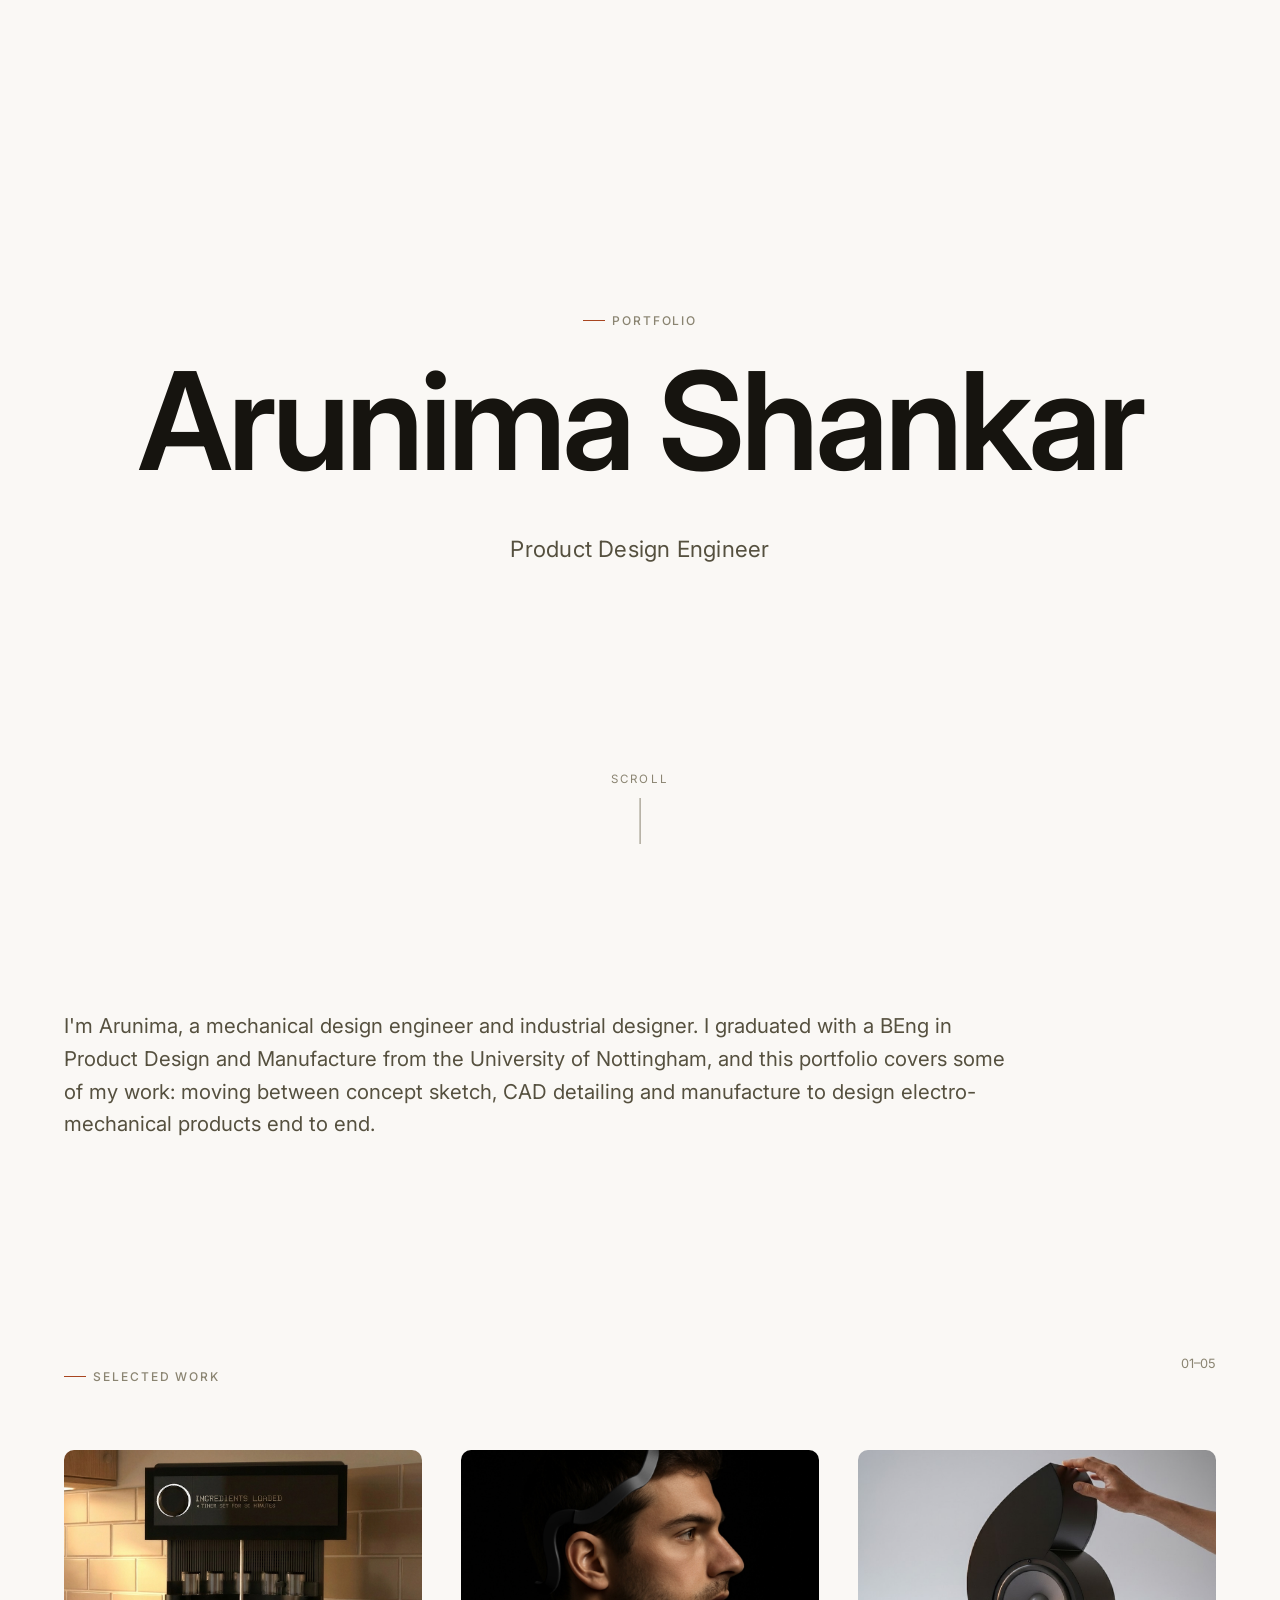
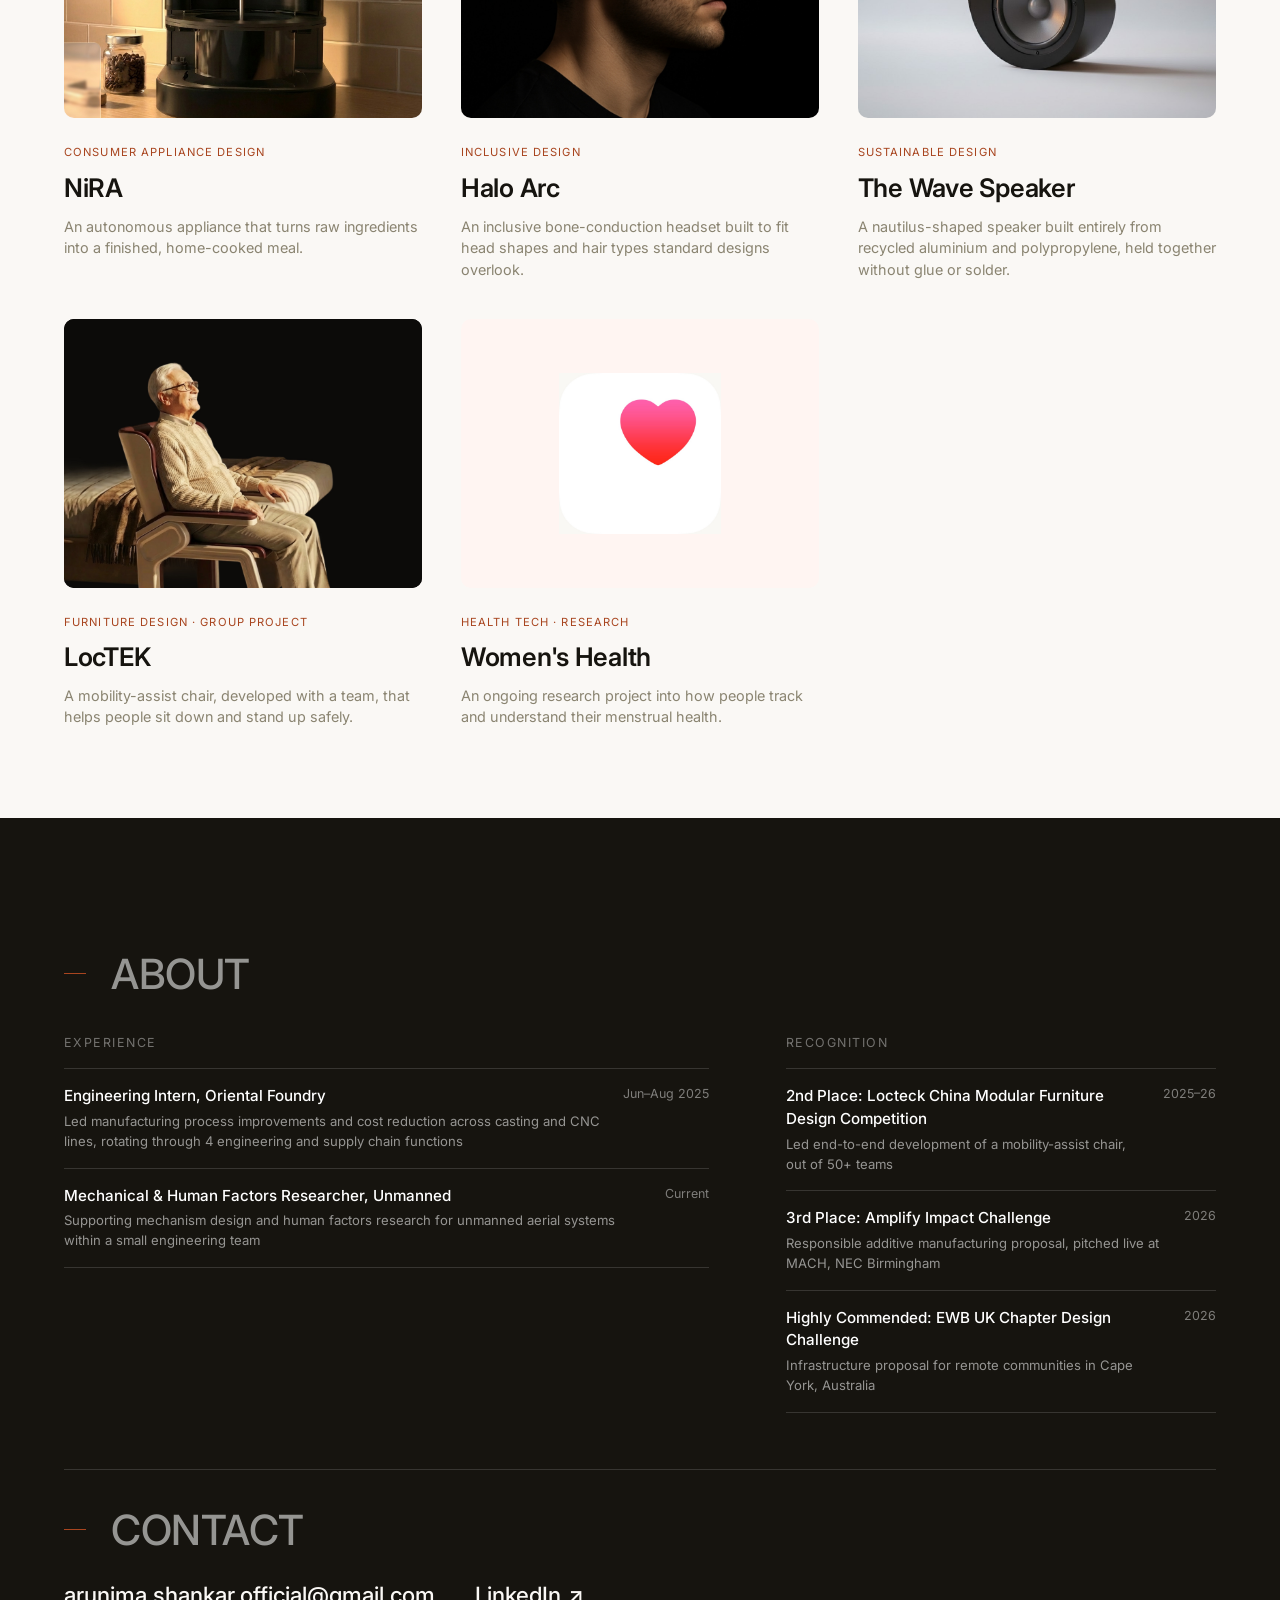
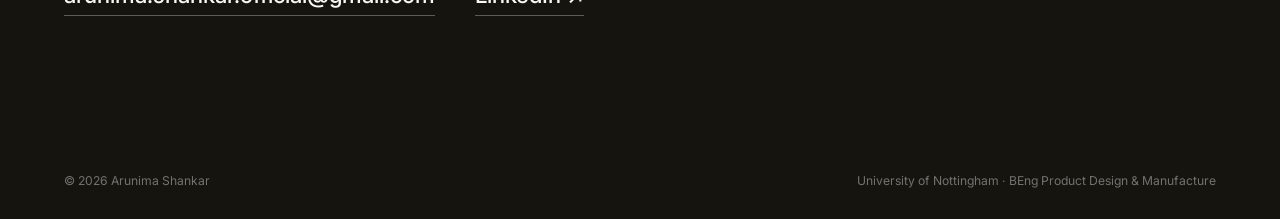
<file: index.html>
<!doctype html>
<html lang="en">
<head>
<meta charset="UTF-8">
<meta name="viewport" content="width=device-width, initial-scale=1">
<script>document.documentElement.classList.add('js');</script>
<title>Arunima Shankar · Industrial Design</title>
<meta name="description" content="Arunima Shankar's industrial &amp; product design portfolio. Featuring NiRA, an autonomous countertop cooking appliance.">
<link rel="icon" type="image/svg+xml" href="assets/favicon.svg">
<link rel="preconnect" href="https://fonts.googleapis.com">
<link rel="preconnect" href="https://fonts.gstatic.com" crossorigin>
<link href="https://fonts.googleapis.com/css2?family=Inter:wght@400;500;600;700&display=swap" rel="stylesheet">
<link rel="stylesheet" href="assets/css/style.css">
<script type="application/ld+json">
{
  "@context": "https://schema.org",
  "@type": "Person",
  "name": "Arunima Shankar",
  "jobTitle": "Product Design Engineer",
  "description": "Mechanical design engineer and industrial designer specialising in electro-mechanical product development, from concept sketch through CAD detailing to manufacture.",
  "url": "https://arunimashankarrrr.github.io/arunima-portfolio/",
  "email": "mailto:arunima.shankar.official@gmail.com",
  "sameAs": ["https://linkedin.com/in/arunima-shankar"],
  "alumniOf": {
    "@type": "CollegeOrUniversity",
    "name": "University of Nottingham"
  },
  "knowsAbout": ["Industrial Design", "Mechanical Design", "SolidWorks", "Product Development", "CAD", "Manufacturing"]
}
</script>
</head>
<body>

<section class="cover">
  <p class="kicker cover-kicker">Portfolio</p>
  <h1 class="cover-name">Arunima Shankar</h1>
  <p class="cover-role">Product Design Engineer</p>
  <a href="#work" class="scroll-cue cover-scroll">Scroll</a>
</section>

<section class="section" id="intro">
  <div class="container">
    <p class="lede">I'm Arunima, a mechanical design engineer and industrial designer. I graduated with a BEng in Product Design and Manufacture from the University of Nottingham, and this portfolio covers some of my work: moving between concept sketch, CAD detailing and manufacture to design electro-mechanical products end to end.</p>
  </div>
</section>

<section class="section" id="work">
  <div class="container">

    <div class="section-head fade-in">
      <div>
        <h2 class="kicker">Selected Work</h2>
      </div>
      <p class="section-num">01–05</p>
    </div>

    <div class="gallery-grid fade-in">

      <a href="work/nira.html" class="gallery-card">
        <div class="frame">
          <img src="assets/img/hero/nira-hero-kitchen-crop.jpg" alt="NiRA on a kitchen counter, ingredients loaded and ready to cook">
        </div>
        <span class="tag">Consumer Appliance Design</span>
        <h3>NiRA</h3>
        <p>An autonomous appliance that turns raw ingredients into a finished, home-cooked meal.</p>
      </a>

      <a href="work/halo-arc.html" class="gallery-card">
        <div class="frame">
          <img src="assets/img/haloarc/hero/halo-final-worn.jpg" alt="Halo Arc, an inclusive bone-conduction headset, worn in profile">
        </div>
        <span class="tag">Inclusive Design</span>
        <h3>Halo Arc</h3>
        <p>An inclusive bone-conduction headset built to fit head shapes and hair types standard designs overlook.</p>
      </a>

      <a href="work/wave-speaker.html" class="gallery-card">
        <div class="frame">
          <img src="assets/img/wave/hero/wave-hero-final.jpg" alt="The Wave Speaker, a nautilus-shell-shaped speaker, final render">
        </div>
        <span class="tag">Sustainable Design</span>
        <h3>The Wave Speaker</h3>
        <p>A nautilus-shaped speaker built entirely from recycled aluminium and polypropylene, held together without glue or solder.</p>
      </a>

      <a href="work/loctek.html" class="gallery-card">
        <div class="frame">
          <img src="assets/img/loctek/hero/loctek-hero-seated.jpg" alt="An older man sitting comfortably in the LocTEK mobility-assist chair beside a bed" style="object-position: center 12%;">
        </div>
        <span class="tag">Furniture Design · Group Project</span>
        <h3>LocTEK</h3>
        <p>A mobility-assist chair, developed with a team, that helps people sit down and stand up safely.</p>
      </a>

      <a href="work/womens-health.html" class="gallery-card">
        <div class="frame" style="background:#fff5f2;">
          <img src="assets/img/womenshealth/hero/wh-hero-icon.jpg" alt="A heart icon, the visual mark used across this research" style="object-fit:contain; padding:15%;">
        </div>
        <span class="tag">Health Tech · Research</span>
        <h3>Women's Health</h3>
        <p>An ongoing research project into how people track and understand their menstrual health.</p>
      </a>

    </div>

  </div>
</section>

<section class="about" id="about">
  <div class="container">
    <h2 class="kicker">About</h2>
    <div class="about-grid">
      <div>
        <p class="eyebrow-label">Experience</p>
        <ul class="experience">
          <li>
            <div>
              <div class="award-title">Engineering Intern, Oriental Foundry</div>
              <div class="award-sub">Led manufacturing process improvements and cost reduction across casting and CNC lines, rotating through 4 engineering and supply chain functions</div>
            </div>
            <div class="award-year">Jun–Aug 2025</div>
          </li>
          <li>
            <div>
              <div class="award-title">Mechanical &amp; Human Factors Researcher, Unmanned</div>
              <div class="award-sub">Supporting mechanism design and human factors research for unmanned aerial systems within a small engineering team</div>
            </div>
            <div class="award-year">Current</div>
          </li>
        </ul>
      </div>
      <div>
        <p class="eyebrow-label">Recognition</p>
        <ul class="awards">
          <li>
            <div>
              <div class="award-title">2nd Place: Locteck China Modular Furniture Design Competition</div>
              <div class="award-sub">Led end-to-end development of a mobility-assist chair, out of 50+ teams</div>
            </div>
            <div class="award-year">2025–26</div>
          </li>
          <li>
            <div>
              <div class="award-title">3rd Place: Amplify Impact Challenge</div>
              <div class="award-sub">Responsible additive manufacturing proposal, pitched live at MACH, NEC Birmingham</div>
            </div>
            <div class="award-year">2026</div>
          </li>
          <li>
            <div>
              <div class="award-title">Highly Commended: EWB UK Chapter Design Challenge</div>
              <div class="award-sub">Infrastructure proposal for remote communities in Cape York, Australia</div>
            </div>
            <div class="award-year">2026</div>
          </li>
        </ul>
      </div>
    </div>

    <div style="margin-top:56px; padding-top:32px; border-top:1px solid rgba(255,255,255,.14);">
      <h2 class="kicker" style="margin-bottom:20px;">Contact</h2>
      <div class="contact-row" id="contact" style="margin-top:0; padding-top:0; border-top:none;">
        <a href="mailto:arunima.shankar.official@gmail.com">arunima.shankar.official@gmail.com</a>
        <a href="https://linkedin.com/in/arunima-shankar" target="_blank" rel="noopener">LinkedIn ↗</a>
      </div>
    </div>
  </div>
</section>

<footer class="site-footer">
  <span>© 2026 Arunima Shankar</span>
  <span>University of Nottingham · BEng Product Design &amp; Manufacture</span>
</footer>

<script src="assets/js/main.js"></script>
</body>
</html>
</file>
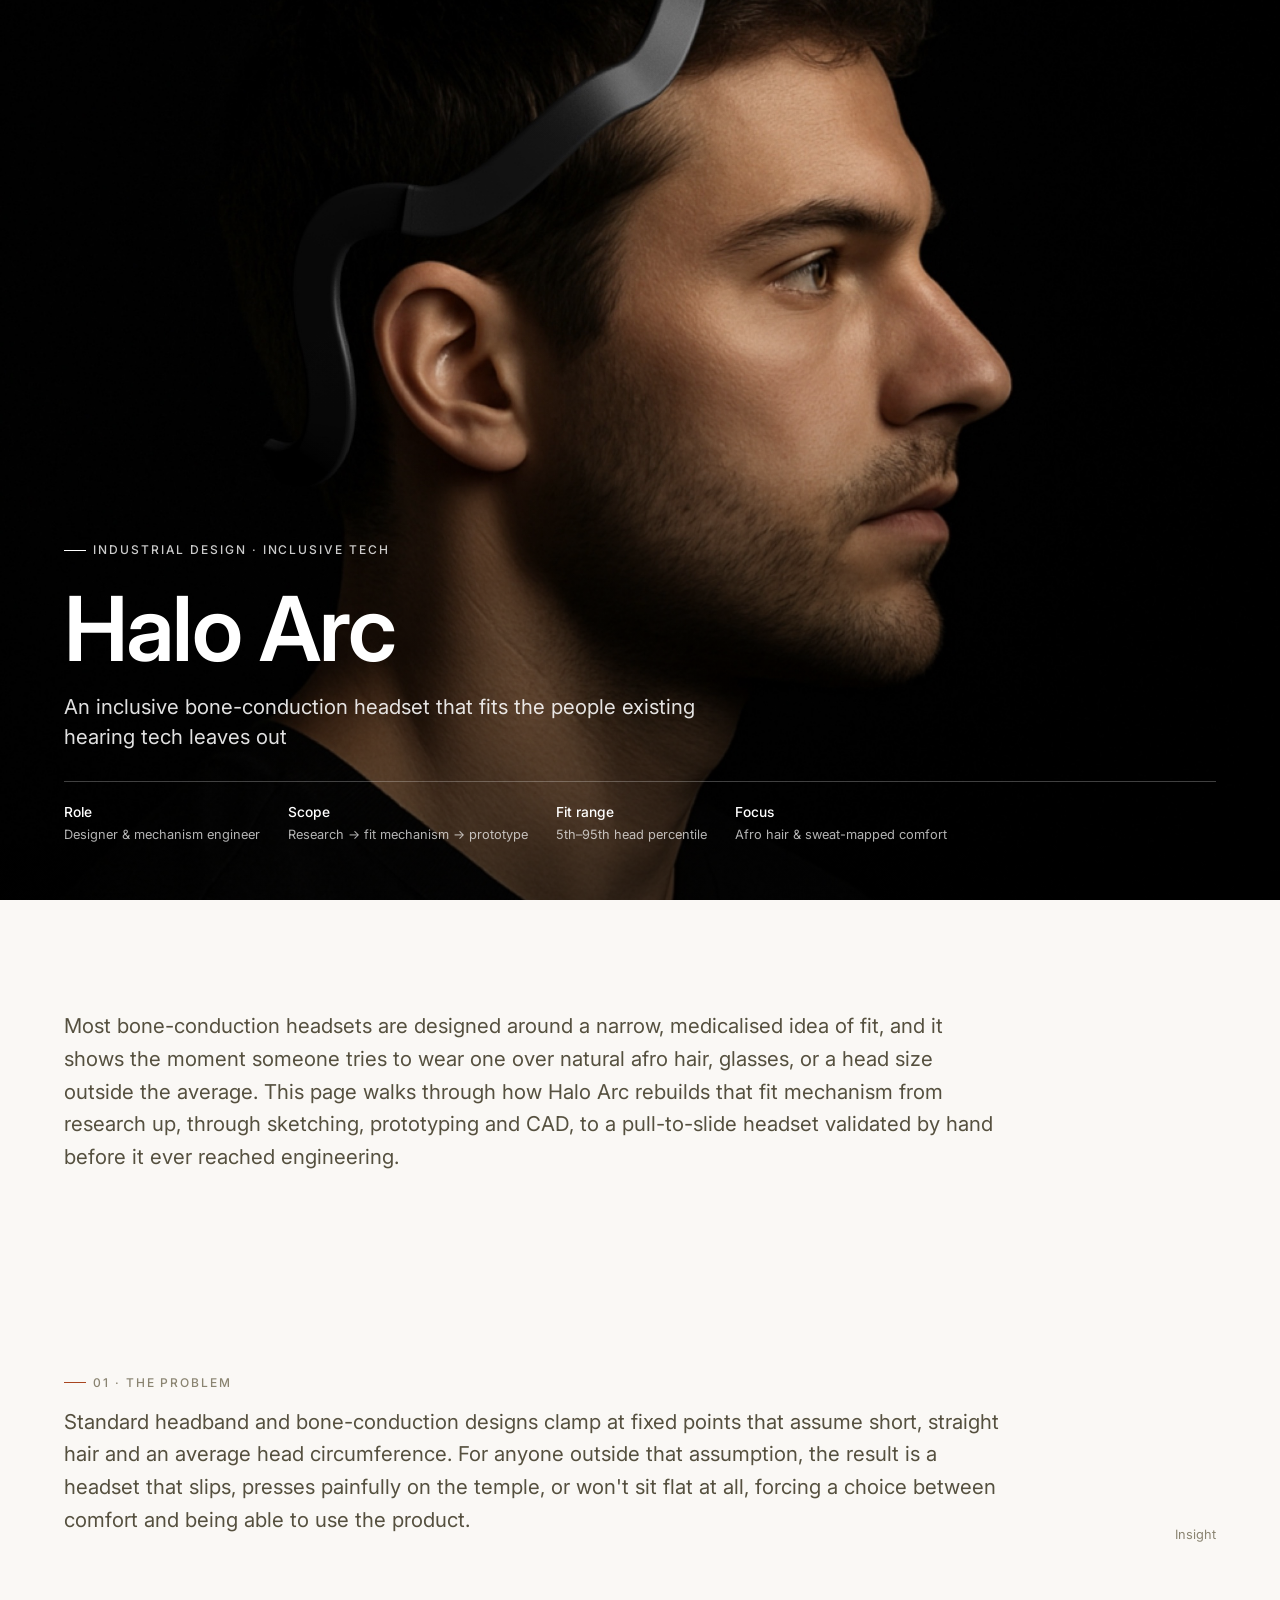
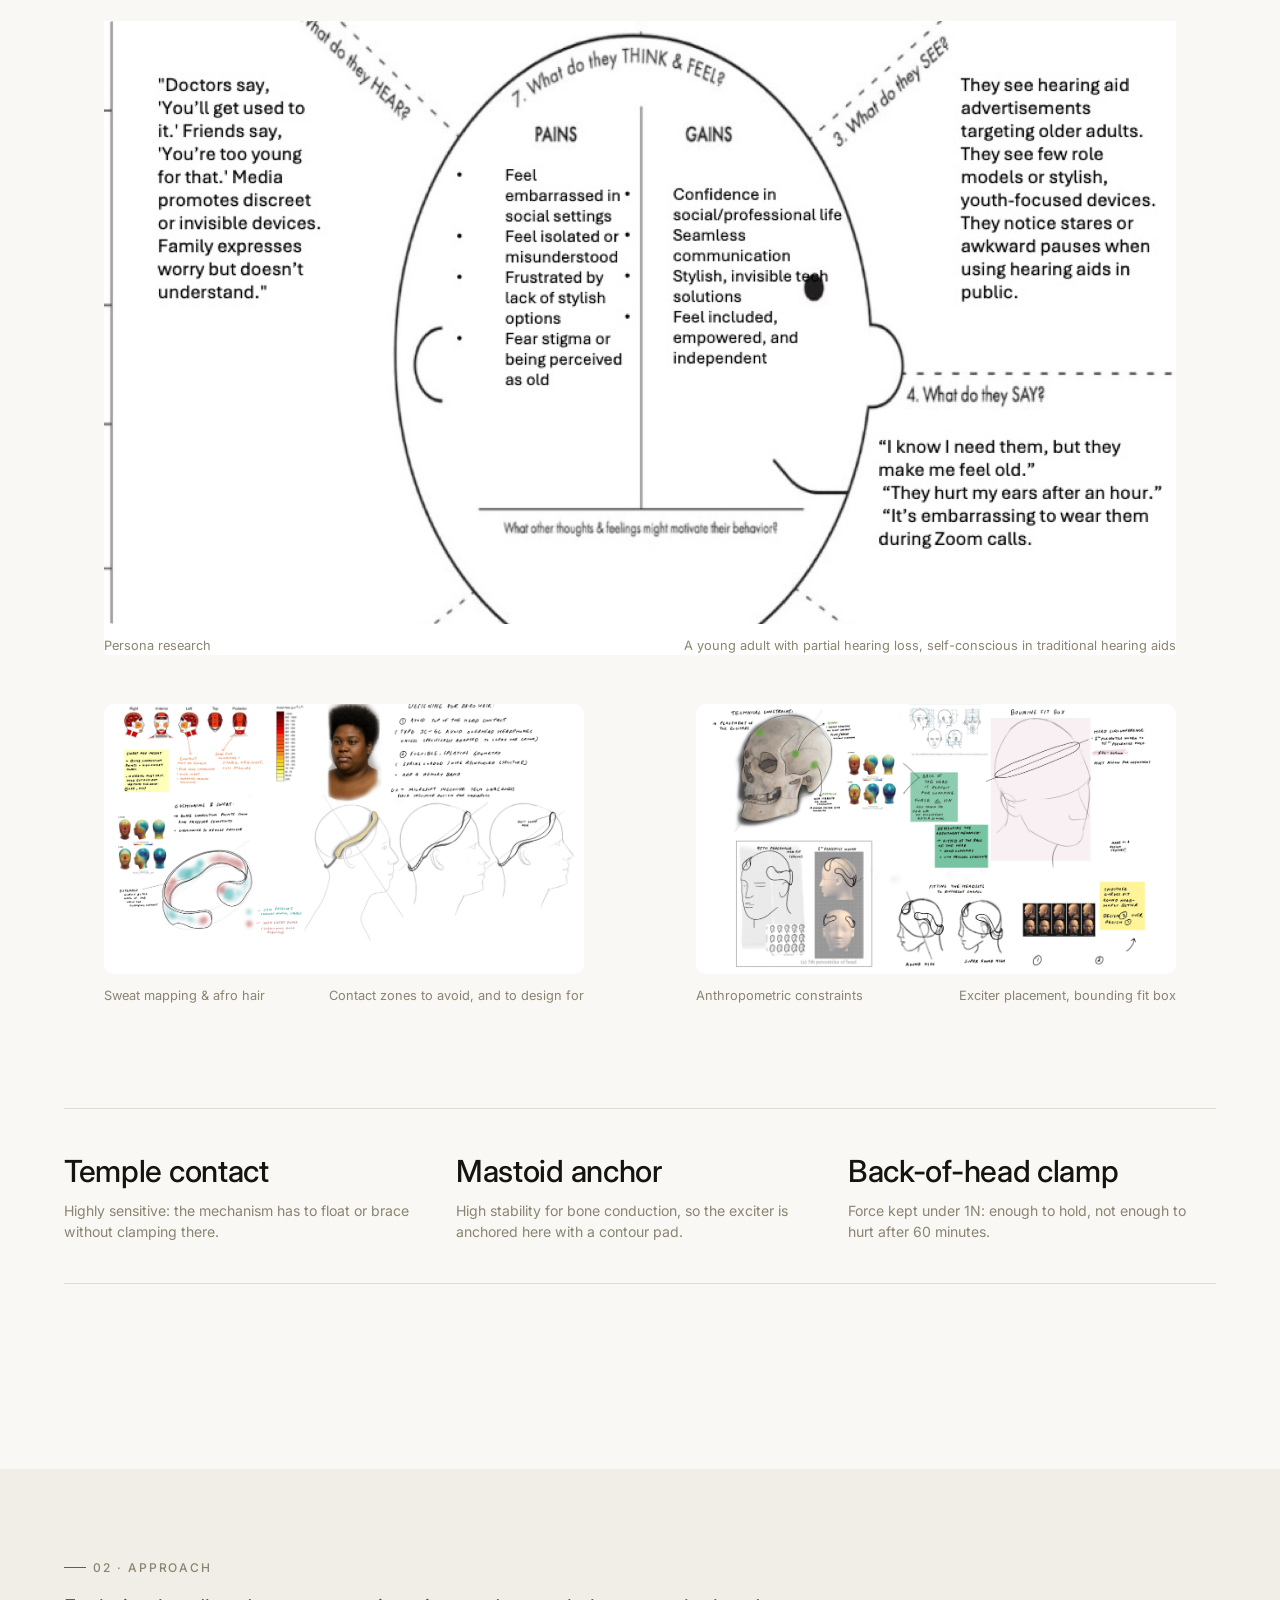
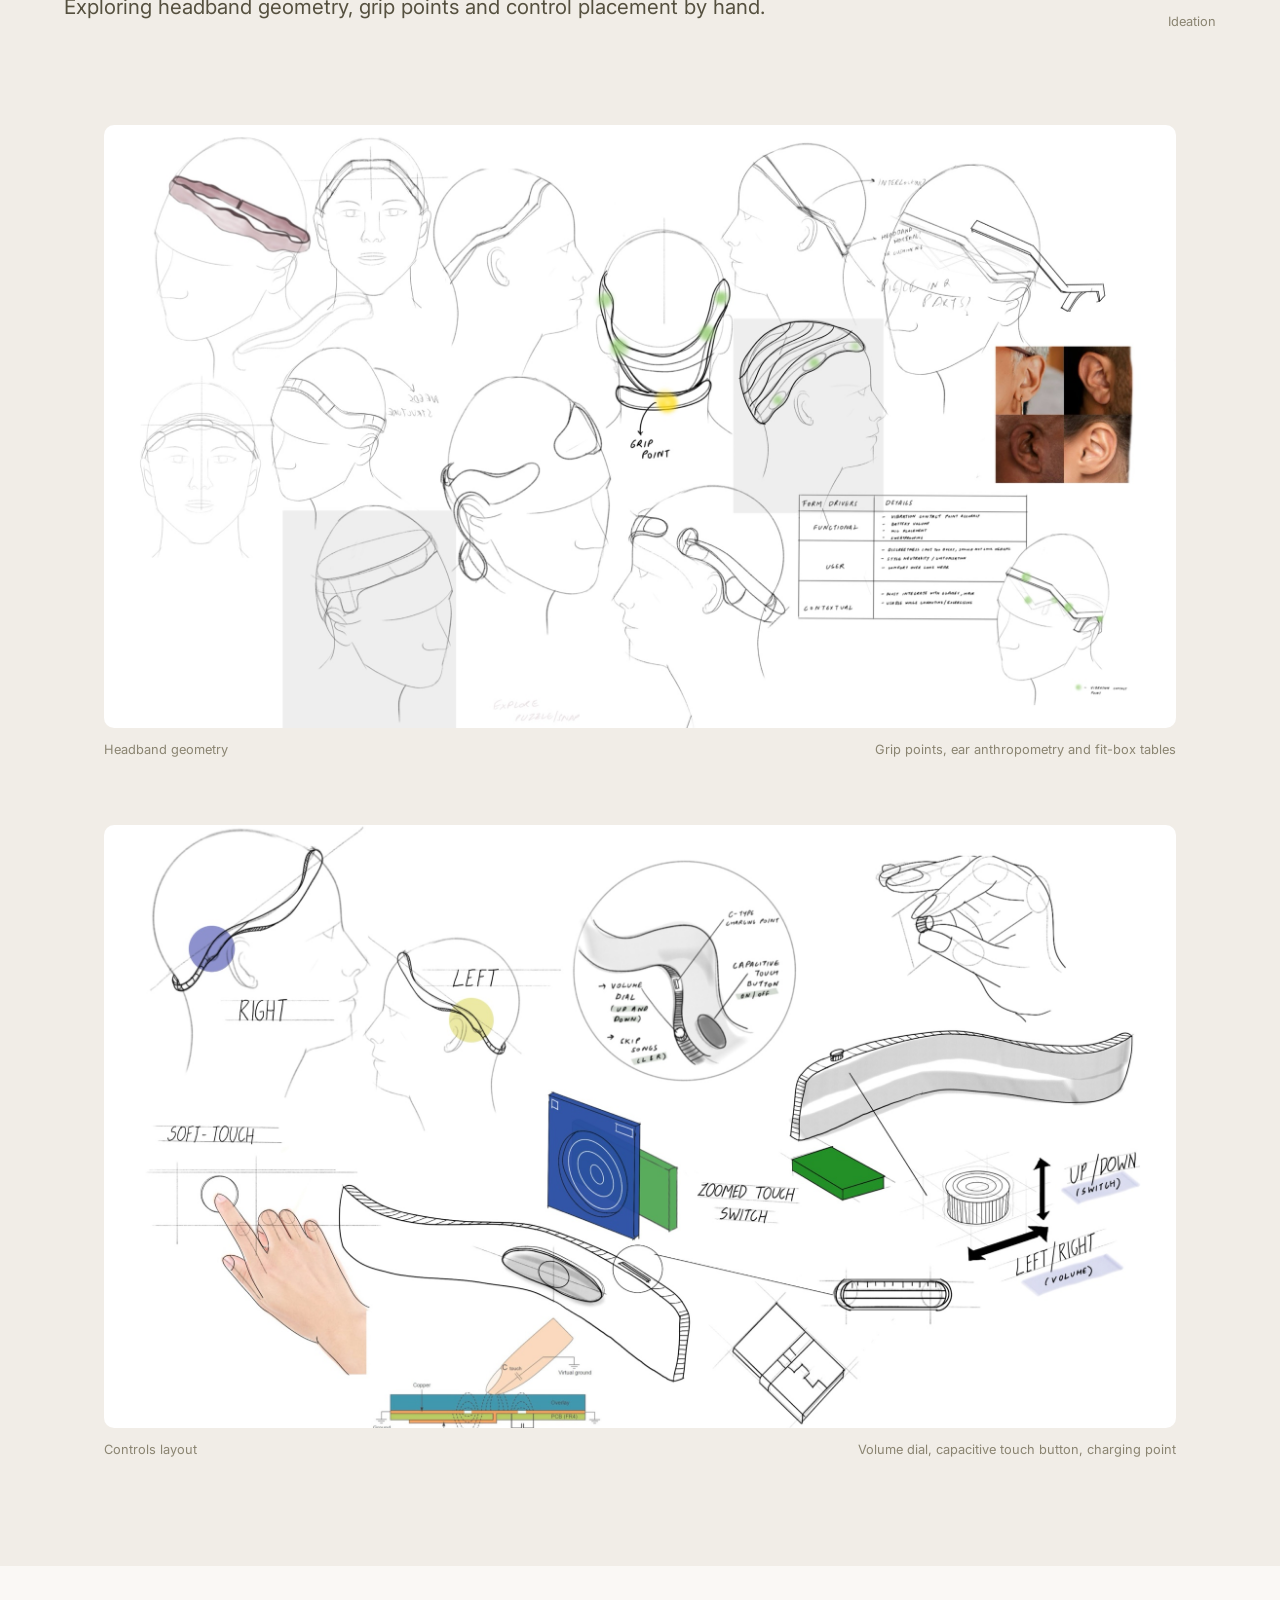
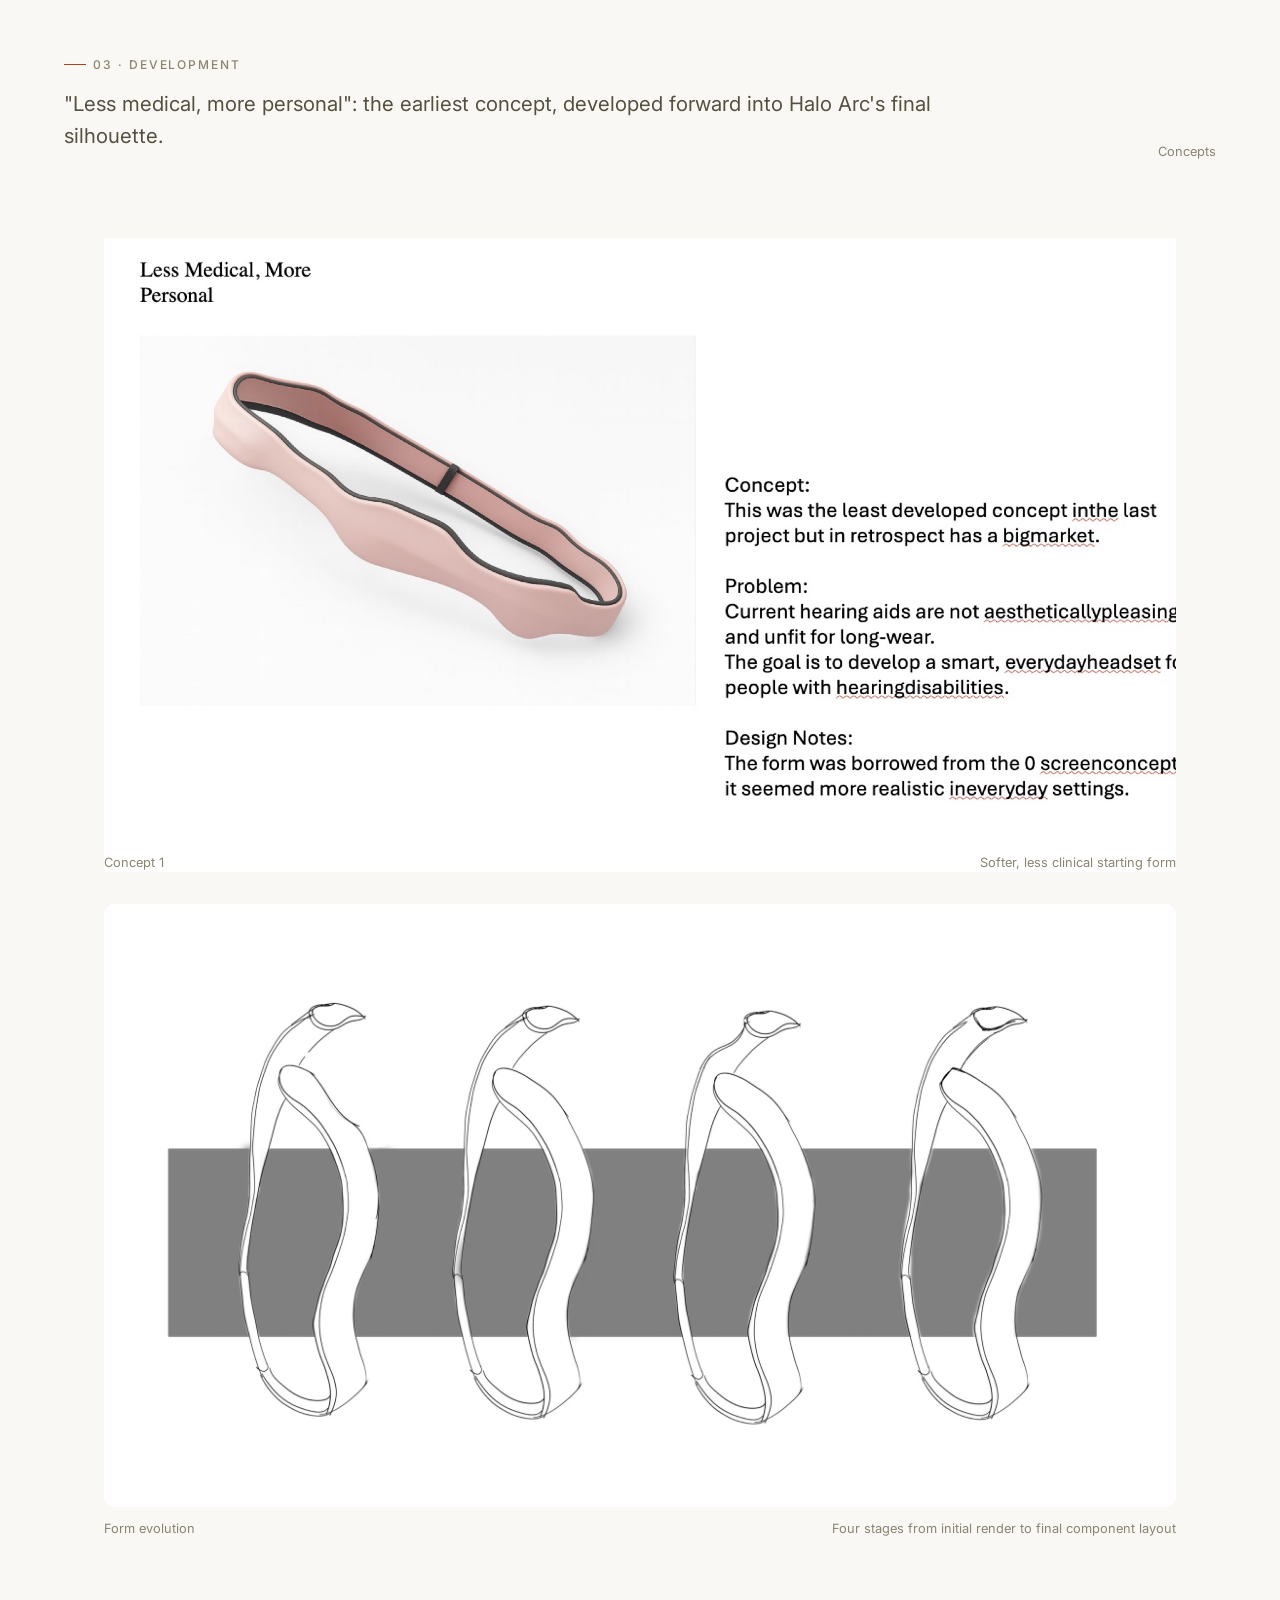
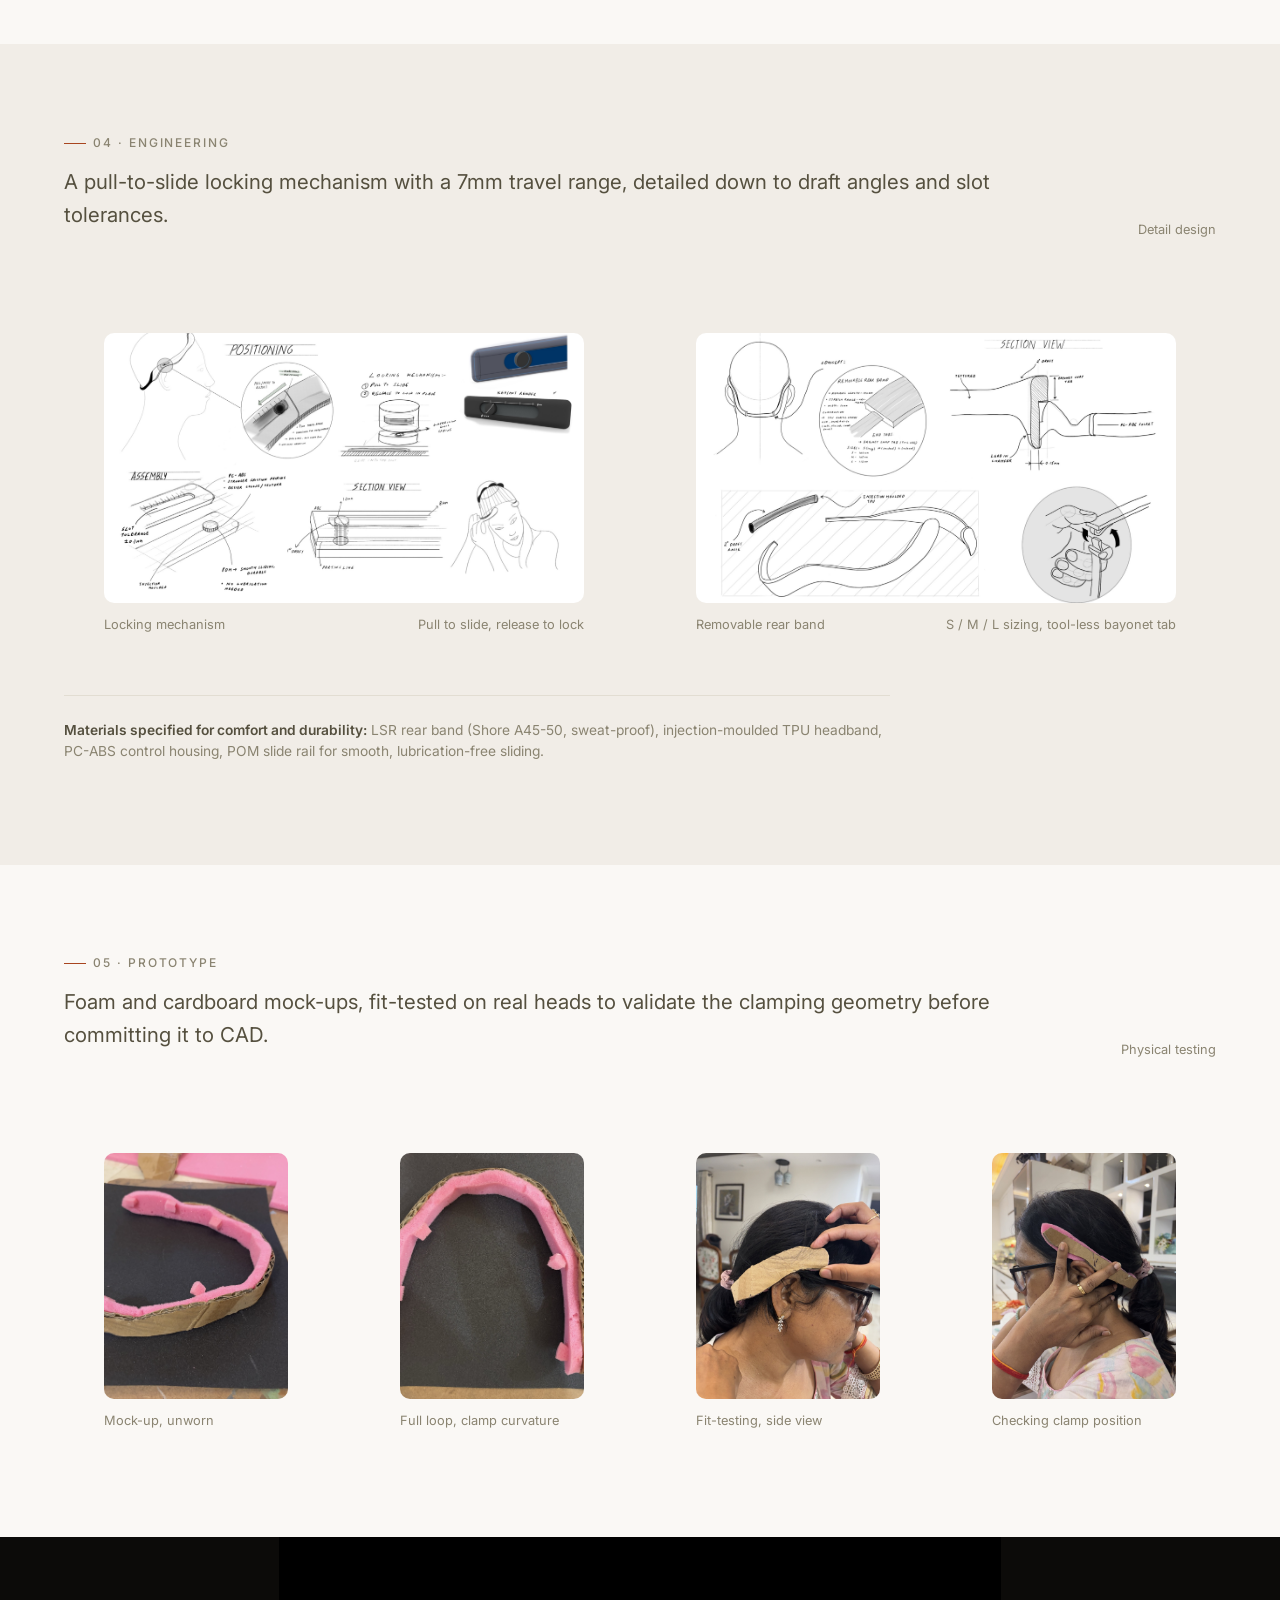
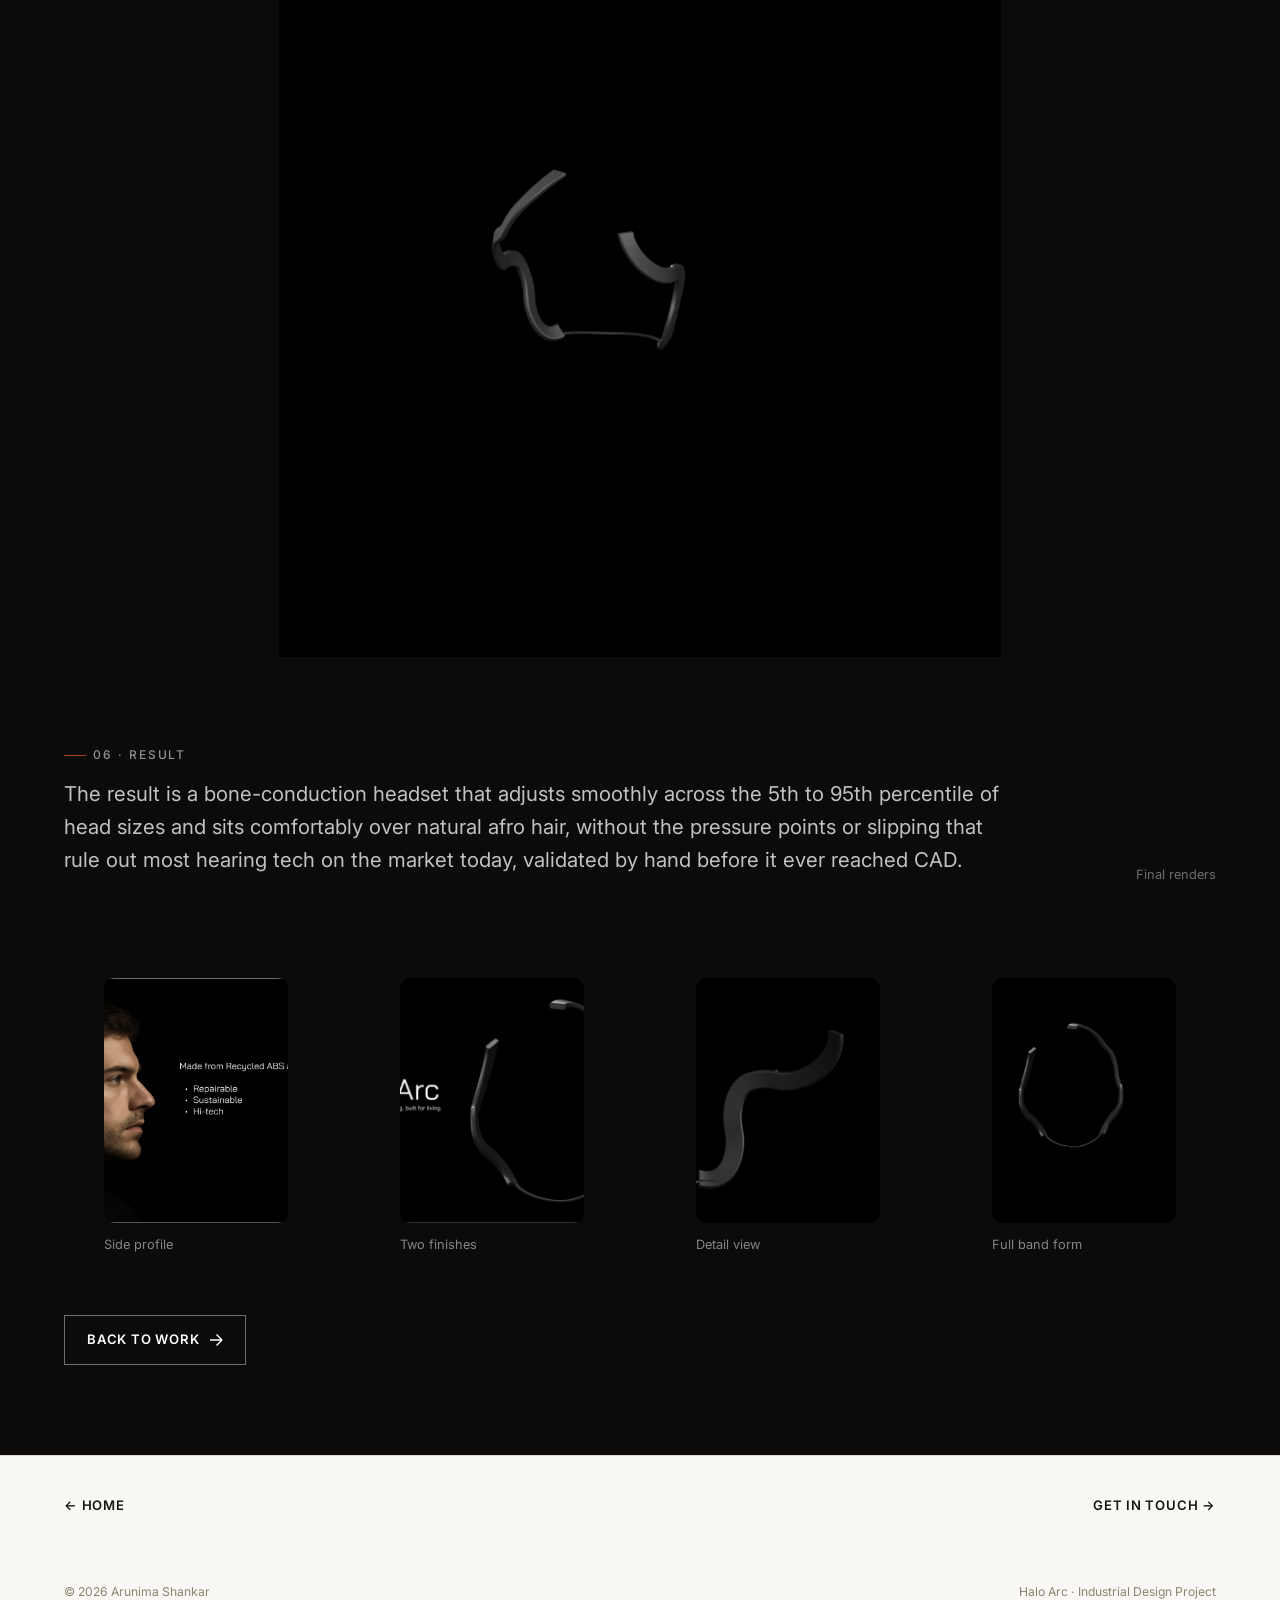
<file: work/halo-arc.html>
<!doctype html>
<html lang="en">
<head>
<meta charset="UTF-8">
<meta name="viewport" content="width=device-width, initial-scale=1">
<script>document.documentElement.classList.add('js');</script>
<title>Halo Arc · Arunima Shankar</title>
<meta name="description" content="Halo Arc, an inclusive bone-conduction headset built around a pull-to-slide fit mechanism for afro hair and head sizes outside the average. Product design project by Arunima Shankar, covering the problem, research, development, engineering and final result.">
<link rel="icon" type="image/svg+xml" href="../assets/favicon.svg">
<link rel="preconnect" href="https://fonts.googleapis.com">
<link rel="preconnect" href="https://fonts.gstatic.com" crossorigin>
<link href="https://fonts.googleapis.com/css2?family=Inter:wght@400;500;600;700&display=swap" rel="stylesheet">
<link rel="stylesheet" href="../assets/css/style.css">
</head>
<body>

<section class="hero">
  <img src="../assets/img/haloarc/hero/halo-final-worn.jpg" alt="Halo Arc worn in profile, a bone-conduction headset resting along the head">
  <div class="hero-content">
    <p class="kicker">Industrial Design · Inclusive Tech</p>
    <h1 class="hero-title">Halo Arc</h1>
    <p class="hero-sub">An inclusive bone-conduction headset that fits the people existing hearing tech leaves out</p>
    <div class="hero-meta">
      <div><strong>Role</strong>Designer &amp; mechanism engineer</div>
      <div><strong>Scope</strong>Research → fit mechanism → prototype</div>
      <div><strong>Fit range</strong>5th–95th head percentile</div>
      <div><strong>Focus</strong>Afro hair &amp; sweat-mapped comfort</div>
    </div>
  </div>
</section>

<section class="section" id="overview">
  <div class="container">
    <p class="lede fade-in">Most bone-conduction headsets are designed around a narrow, medicalised idea of fit, and it shows the moment someone tries to wear one over natural afro hair, glasses, or a head size outside the average. This page walks through how Halo Arc rebuilds that fit mechanism from research up, through sketching, prototyping and CAD, to a pull-to-slide headset validated by hand before it ever reached engineering.</p>
  </div>
</section>

<!-- 01 THE PROBLEM -->
<section class="section" id="research">
  <div class="container">
    <div class="section-head fade-in">
      <div>
        <h2 class="kicker">01 · The Problem</h2>
        <p class="lede">Standard headband and bone-conduction designs clamp at fixed points that assume short, straight hair and an average head circumference. For anyone outside that assumption, the result is a headset that slips, presses painfully on the temple, or won't sit flat at all, forcing a choice between comfort and being able to use the product.</p>
      </div>
      <p class="section-num">Insight</p>
    </div>

    <figure class="figure fade-in" style="margin-bottom:var(--gutter-s); background:#fff;">
      <div class="frame r-16-9" style="background:#fff;">
        <img src="../assets/img/haloarc/research/halo-research-empathy-map.jpg" alt="Empathy map of a young adult with partial hearing loss who feels self-conscious using traditional hearing aids">
      </div>
      <figcaption><span>Persona research</span><span>A young adult with partial hearing loss, self-conscious in traditional hearing aids</span></figcaption>
    </figure>

    <div class="grid grid-2 fade-in">
      <figure class="figure">
        <div class="frame r-16-9" style="background:#fff;"><img src="../assets/img/haloarc/research/halo-research-sweat-hair.jpg" alt="Sweat rate mapping across the head, and design notes for fitting afro hair types"></div>
        <figcaption><span>Sweat mapping &amp; afro hair</span><span>Contact zones to avoid, and to design for</span></figcaption>
      </figure>
      <figure class="figure">
        <div class="frame r-16-9" style="background:#fff;"><img src="../assets/img/haloarc/research/halo-research-anthropometry.jpg" alt="Skull anatomy and anthropometric head measurement data used to define the fit constraints"></div>
        <figcaption><span>Anthropometric constraints</span><span>Exciter placement, bounding fit box</span></figcaption>
      </figure>
    </div>

    <p class="lede fade-in" style="margin-bottom:32px;">That research pointed to three contact points the fit mechanism had to get right:</p>

    <div class="problem-row fade-in">
      <div class="item">
        <h4>Temple contact</h4>
        <p>Highly sensitive: the mechanism has to float or brace without clamping there.</p>
      </div>
      <div class="item">
        <h4>Mastoid anchor</h4>
        <p>High stability for bone conduction, so the exciter is anchored here with a contour pad.</p>
      </div>
      <div class="item">
        <h4>Back-of-head clamp</h4>
        <p>Force kept under 1N: enough to hold, not enough to hurt after 60 minutes.</p>
      </div>
    </div>
  </div>
</section>

<!-- 02 APPROACH -->
<section class="section" id="sketches" style="background:var(--bg-alt);">
  <div class="container">
    <div class="section-head fade-in">
      <div>
        <h2 class="kicker">02 · Approach</h2>
        <p class="lede">Exploring headband geometry, grip points and control placement by hand.</p>
      </div>
      <p class="section-num">Ideation</p>
    </div>

    <div class="grid grid-1 fade-in" style="grid-template-columns: 1fr; gap: var(--gutter-s);">
      <figure class="figure">
        <div class="frame r-16-9" style="background:#fff;"><img src="../assets/img/haloarc/sketches/halo-sketch-headband.jpg" alt="Sketch sheet exploring headband forms, grip points, ear anthropometry and fit box tables"></div>
        <figcaption><span>Headband geometry</span><span>Grip points, ear anthropometry and fit-box tables</span></figcaption>
      </figure>
      <figure class="figure">
        <div class="frame r-16-9" style="background:#fff;"><img src="../assets/img/haloarc/sketches/halo-sketch-controls.jpg" alt="Sketch sheet developing volume dial, capacitive touch button and charging point placement"></div>
        <figcaption><span>Controls layout</span><span>Volume dial, capacitive touch button, charging point</span></figcaption>
      </figure>
    </div>
  </div>
</section>

<!-- 03 DEVELOPMENT -->
<section class="section" id="development">
  <div class="container">
    <div class="section-head fade-in">
      <div>
        <h2 class="kicker">03 · Development</h2>
        <p class="lede">"Less medical, more personal": the earliest concept, developed forward into Halo Arc's final silhouette.</p>
      </div>
      <p class="section-num">Concepts</p>
    </div>

    <figure class="figure fade-in" style="margin-bottom:var(--gutter-s); background:#fff;">
      <div class="frame r-16-9" style="background:#fff;">
        <img src="../assets/img/haloarc/development/halo-concept-pink.jpg" alt="Early concept render, a soft, personal headband form, described as less developed but with a big market">
      </div>
      <figcaption><span>Concept 1</span><span>Softer, less clinical starting form</span></figcaption>
    </figure>

    <figure class="figure fade-in">
      <div class="frame r-16-9" style="background:#fff;">
        <img src="../assets/img/haloarc/development/halo-form-evolution.jpg" alt="Four-stage form evolution from initial render through to the final component layout">
      </div>
      <figcaption><span>Form evolution</span><span>Four stages from initial render to final component layout</span></figcaption>
    </figure>
  </div>
</section>

<!-- 04 ENGINEERING -->
<section class="section" id="cad" style="background:var(--bg-alt);">
  <div class="container">
    <div class="section-head fade-in">
      <div>
        <h2 class="kicker">04 · Engineering</h2>
        <p class="lede">A pull-to-slide locking mechanism with a 7mm travel range, detailed down to draft angles and slot tolerances.</p>
      </div>
      <p class="section-num">Detail design</p>
    </div>

    <div class="grid grid-2 fade-in">
      <figure class="figure">
        <div class="frame r-16-9" style="background:#fff;"><img src="../assets/img/haloarc/cad/halo-cad-locking.jpg" alt="Locking mechanism sketches with a KeyShot render of the slide-and-lock dial"></div>
        <figcaption><span>Locking mechanism</span><span>Pull to slide, release to lock</span></figcaption>
      </figure>
      <figure class="figure">
        <div class="frame r-16-9" style="background:#fff;"><img src="../assets/img/haloarc/cad/halo-cad-assembly.jpg" alt="Removable rear band concept with section views and assembly detail"></div>
        <figcaption><span>Removable rear band</span><span>S / M / L sizing, tool-less bayonet tab</span></figcaption>
      </figure>
    </div>

    <p class="materials-line fade-in"><strong>Materials specified for comfort and durability:</strong> LSR rear band (Shore A45-50, sweat-proof), injection-moulded TPU headband, PC-ABS control housing, POM slide rail for smooth, lubrication-free sliding.</p>
  </div>
</section>

<!-- 05 PROTOTYPE -->
<section class="section" id="prototype">
  <div class="container">
    <div class="section-head fade-in">
      <div>
        <h2 class="kicker">05 · Prototype</h2>
        <p class="lede">Foam and cardboard mock-ups, fit-tested on real heads to validate the clamping geometry before committing it to CAD.</p>
      </div>
      <p class="section-num">Physical testing</p>
    </div>

    <div class="grid grid-4 fade-in">
      <figure class="figure">
        <div class="frame r-3-4"><img src="../assets/img/haloarc/prototype/halo-proto-foam-alone.jpg" alt="Foam and cardboard headband mock-up, unworn"></div>
        <figcaption><span>Mock-up, unworn</span></figcaption>
      </figure>
      <figure class="figure">
        <div class="frame r-3-4"><img src="../assets/img/haloarc/prototype/halo-proto-foam-loop.jpg" alt="Foam and cardboard headband mock-up, full loop"></div>
        <figcaption><span>Full loop, clamp curvature</span></figcaption>
      </figure>
      <figure class="figure">
        <div class="frame r-3-4"><img src="../assets/img/haloarc/prototype/halo-proto-fit-1.jpg" alt="Fit-testing the cardboard mock-up on a real head, side view"></div>
        <figcaption><span>Fit-testing, side view</span></figcaption>
      </figure>
      <figure class="figure">
        <div class="frame r-3-4"><img src="../assets/img/haloarc/prototype/halo-proto-fit-2.jpg" alt="Fit-testing the foam and cardboard mock-up, checking clamp position behind the ear"></div>
        <figcaption><span>Checking clamp position</span></figcaption>
      </figure>
    </div>
  </div>
</section>

<!-- 06 RESULT -->
<section class="section full-bleed fade-in" id="final" style="padding:0; background:#0c0b09;">
  <div class="frame" style="background:#0c0b09;">
    <img src="../assets/img/haloarc/hero/halo-final-title.jpg" alt="Halo Arc final render, designed for listening, built for living" style="object-fit:contain;">
  </div>
</section>

<section class="section" id="closing" style="background:#0c0b09;">
  <div class="container">
    <div class="section-head fade-in" style="border-color:rgba(255,255,255,.14);">
      <div>
        <h2 class="kicker" style="color:rgba(255,255,255,.55);">06 · Result</h2>
        <p class="lede" style="color:rgba(255,255,255,.75);">The result is a bone-conduction headset that adjusts smoothly across the 5th to 95th percentile of head sizes and sits comfortably over natural afro hair, without the pressure points or slipping that rule out most hearing tech on the market today, validated by hand before it ever reached CAD.</p>
      </div>
      <p class="section-num" style="color:rgba(255,255,255,.4);">Final renders</p>
    </div>

    <div class="grid grid-4 fade-in" style="margin-bottom:clamp(28px,4vw,44px);">
      <figure class="figure">
        <div class="frame r-3-4" style="background:#000;"><img src="../assets/img/haloarc/hero/halo-final-side.jpg" alt="Halo Arc final render, side profile on black"></div>
        <figcaption style="color:rgba(255,255,255,.5);"><span>Side profile</span></figcaption>
      </figure>
      <figure class="figure">
        <div class="frame r-3-4" style="background:#000;"><img src="../assets/img/haloarc/hero/halo-final-pair.jpg" alt="Halo Arc final render, two finishes shown together"></div>
        <figcaption style="color:rgba(255,255,255,.5);"><span>Two finishes</span></figcaption>
      </figure>
      <figure class="figure">
        <div class="frame r-3-4" style="background:#000;"><img src="../assets/img/haloarc/hero/halo-final-diagonal.jpg" alt="Halo Arc final render, diagonal detail view"></div>
        <figcaption style="color:rgba(255,255,255,.5);"><span>Detail view</span></figcaption>
      </figure>
      <figure class="figure">
        <div class="frame r-3-4" style="background:#000;"><img src="../assets/img/haloarc/hero/halo-final-band.jpg" alt="Halo Arc final render, full band form"></div>
        <figcaption style="color:rgba(255,255,255,.5);"><span>Full band form</span></figcaption>
      </figure>
    </div>

    <a class="btn" href="../index.html#work" style="border-color:rgba(255,255,255,.4); color:#fff;">Back to Work
      <svg viewBox="0 0 14 14" fill="none" stroke="#fff"><path d="M1 7H13M13 7L7.5 1.5M13 7L7.5 12.5" stroke="currentColor" stroke-width="1.4"/></svg>
    </a>
  </div>
</section>

<div class="project-nav">
  <a href="../index.html">← Home</a>
  <a href="../index.html#contact">Get in touch →</a>
</div>

<footer class="site-footer" style="background:transparent;color:var(--ink-mute);">
  <span>© 2026 Arunima Shankar</span>
  <span>Halo Arc · Industrial Design Project</span>
</footer>

<script src="../assets/js/main.js"></script>
</body>
</html>
</file>
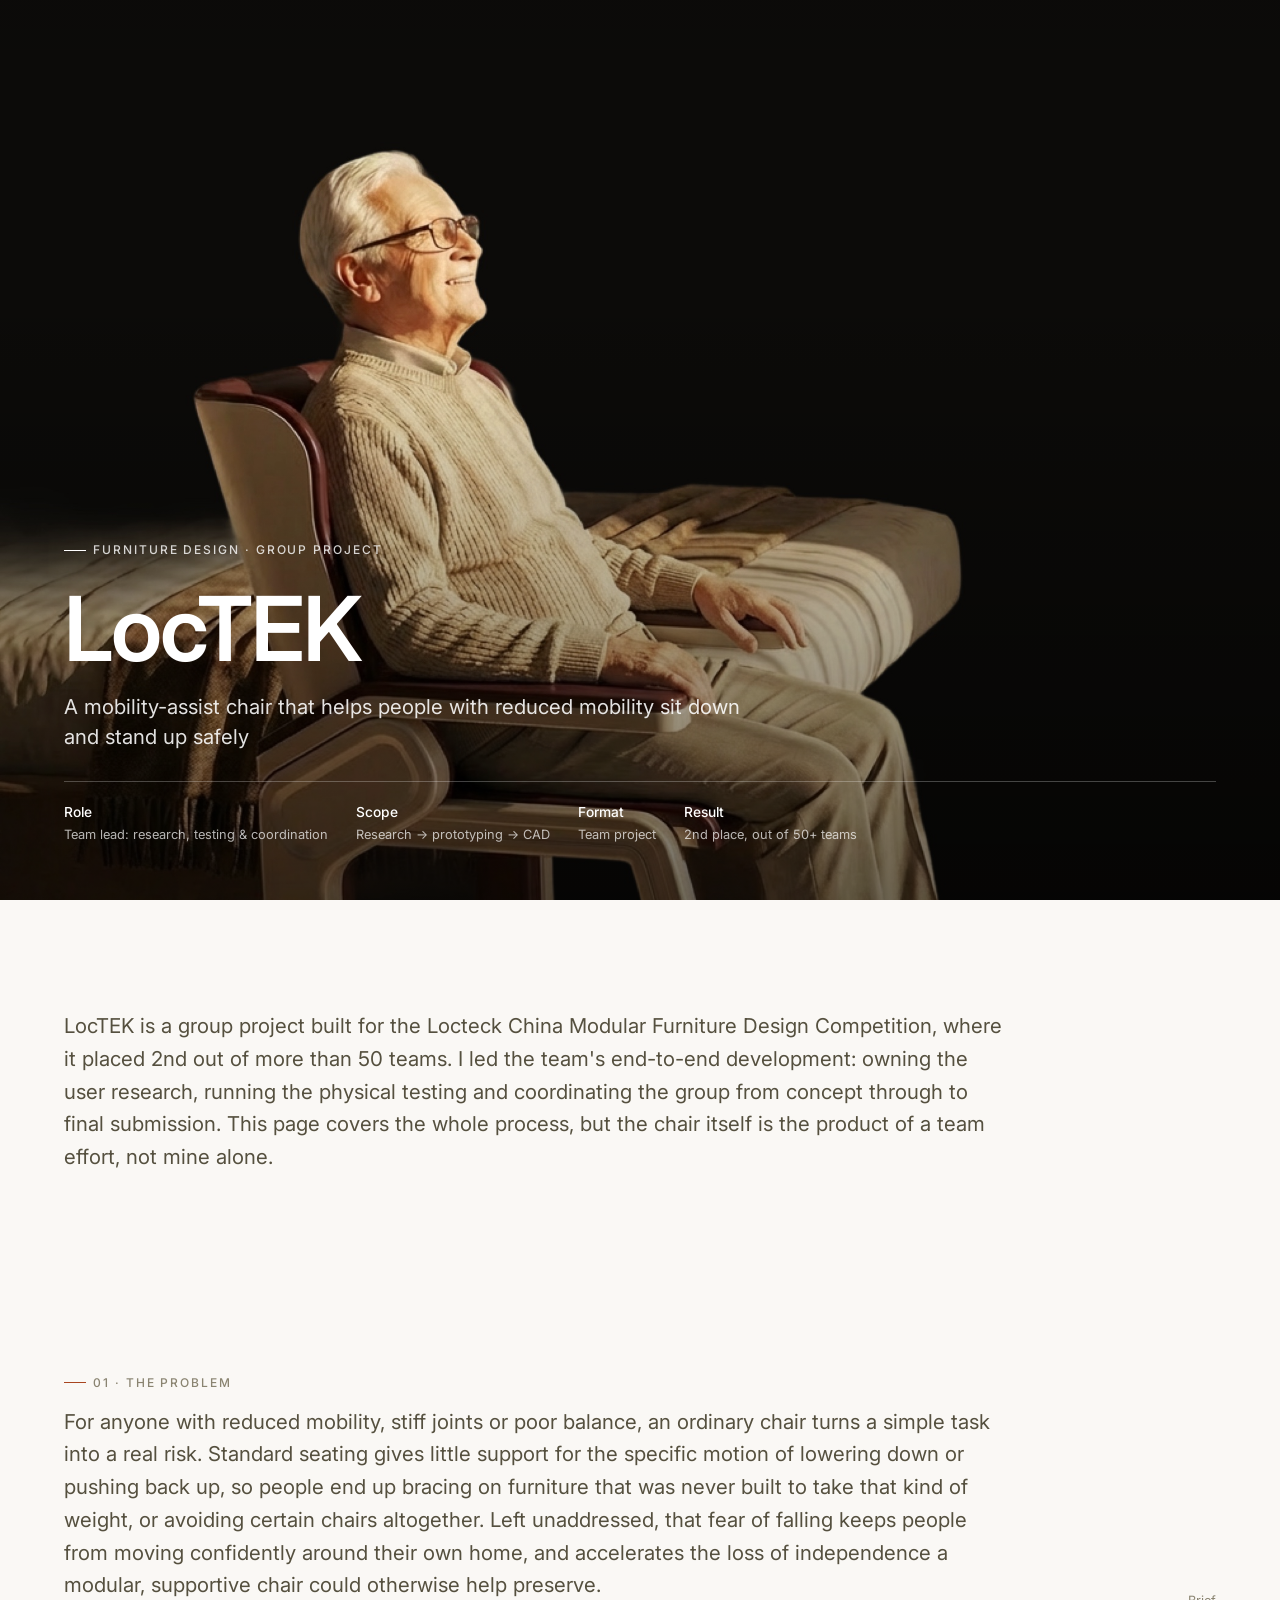
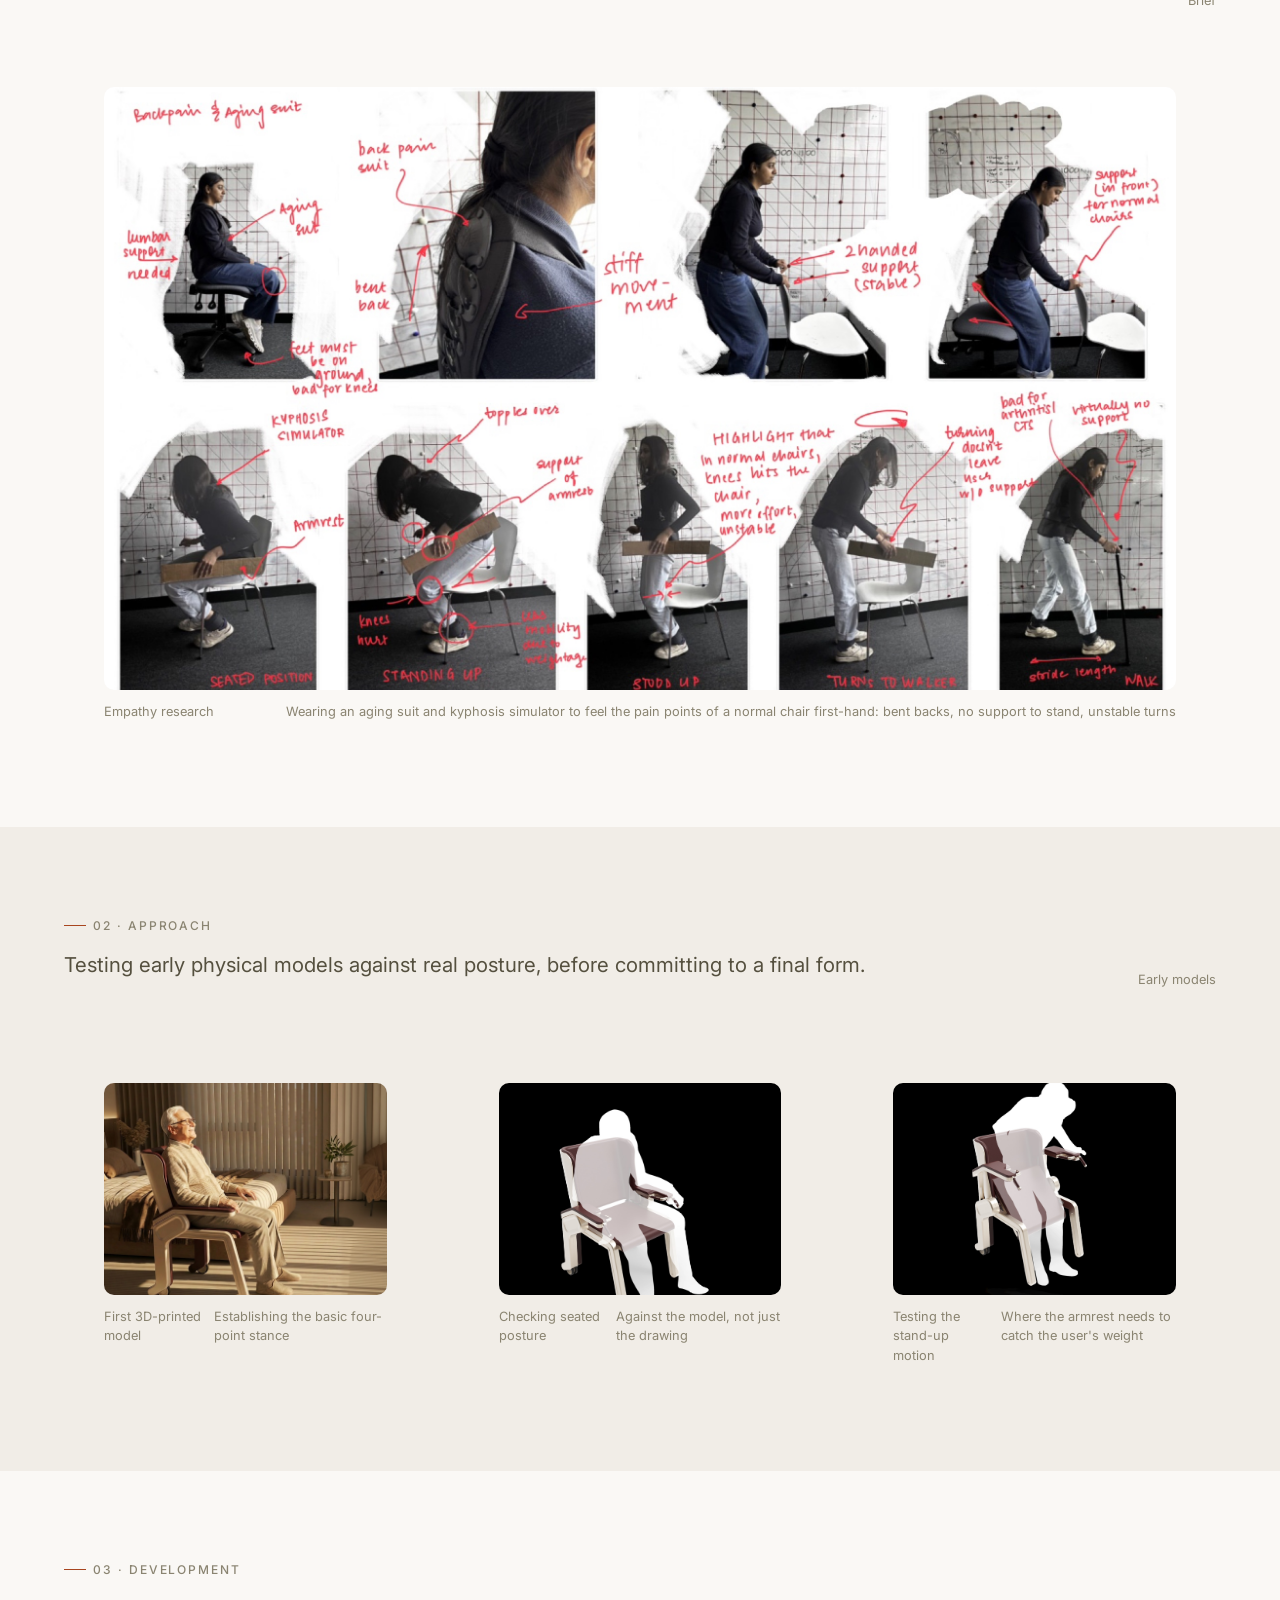
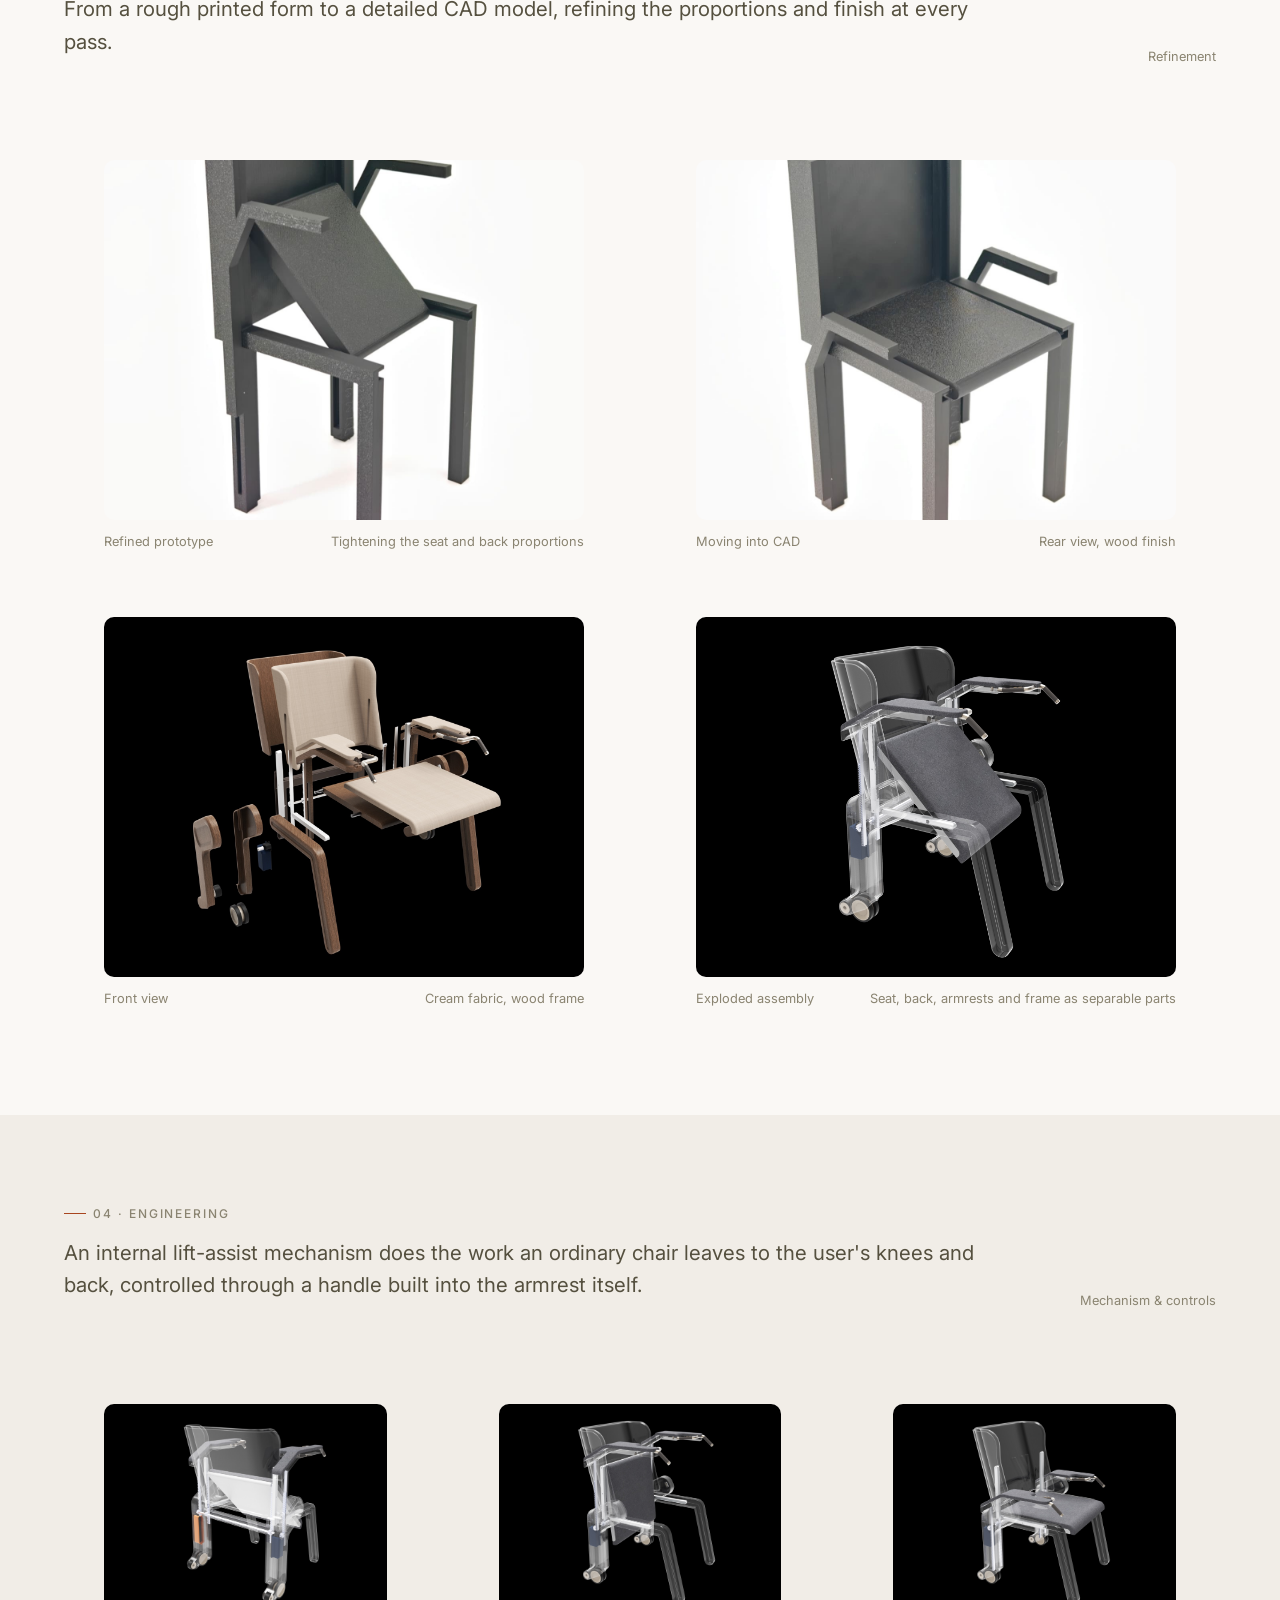
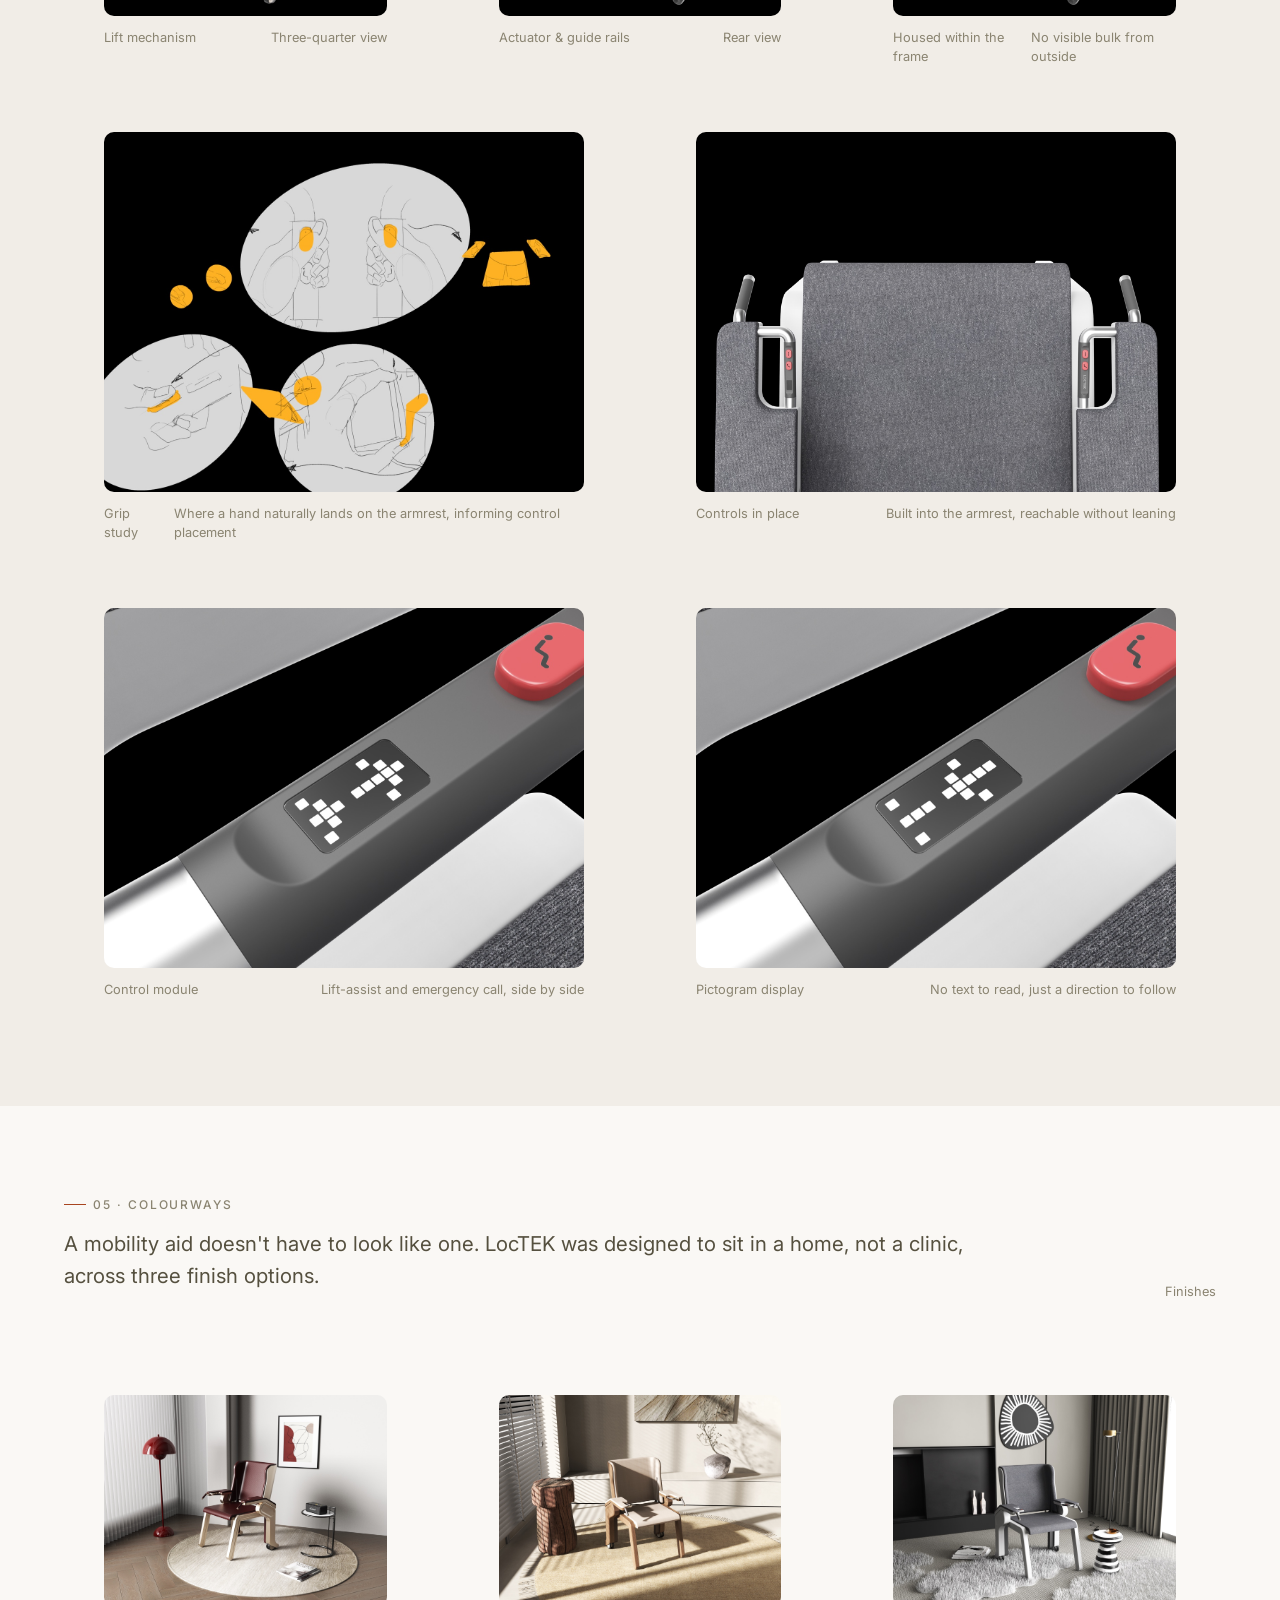
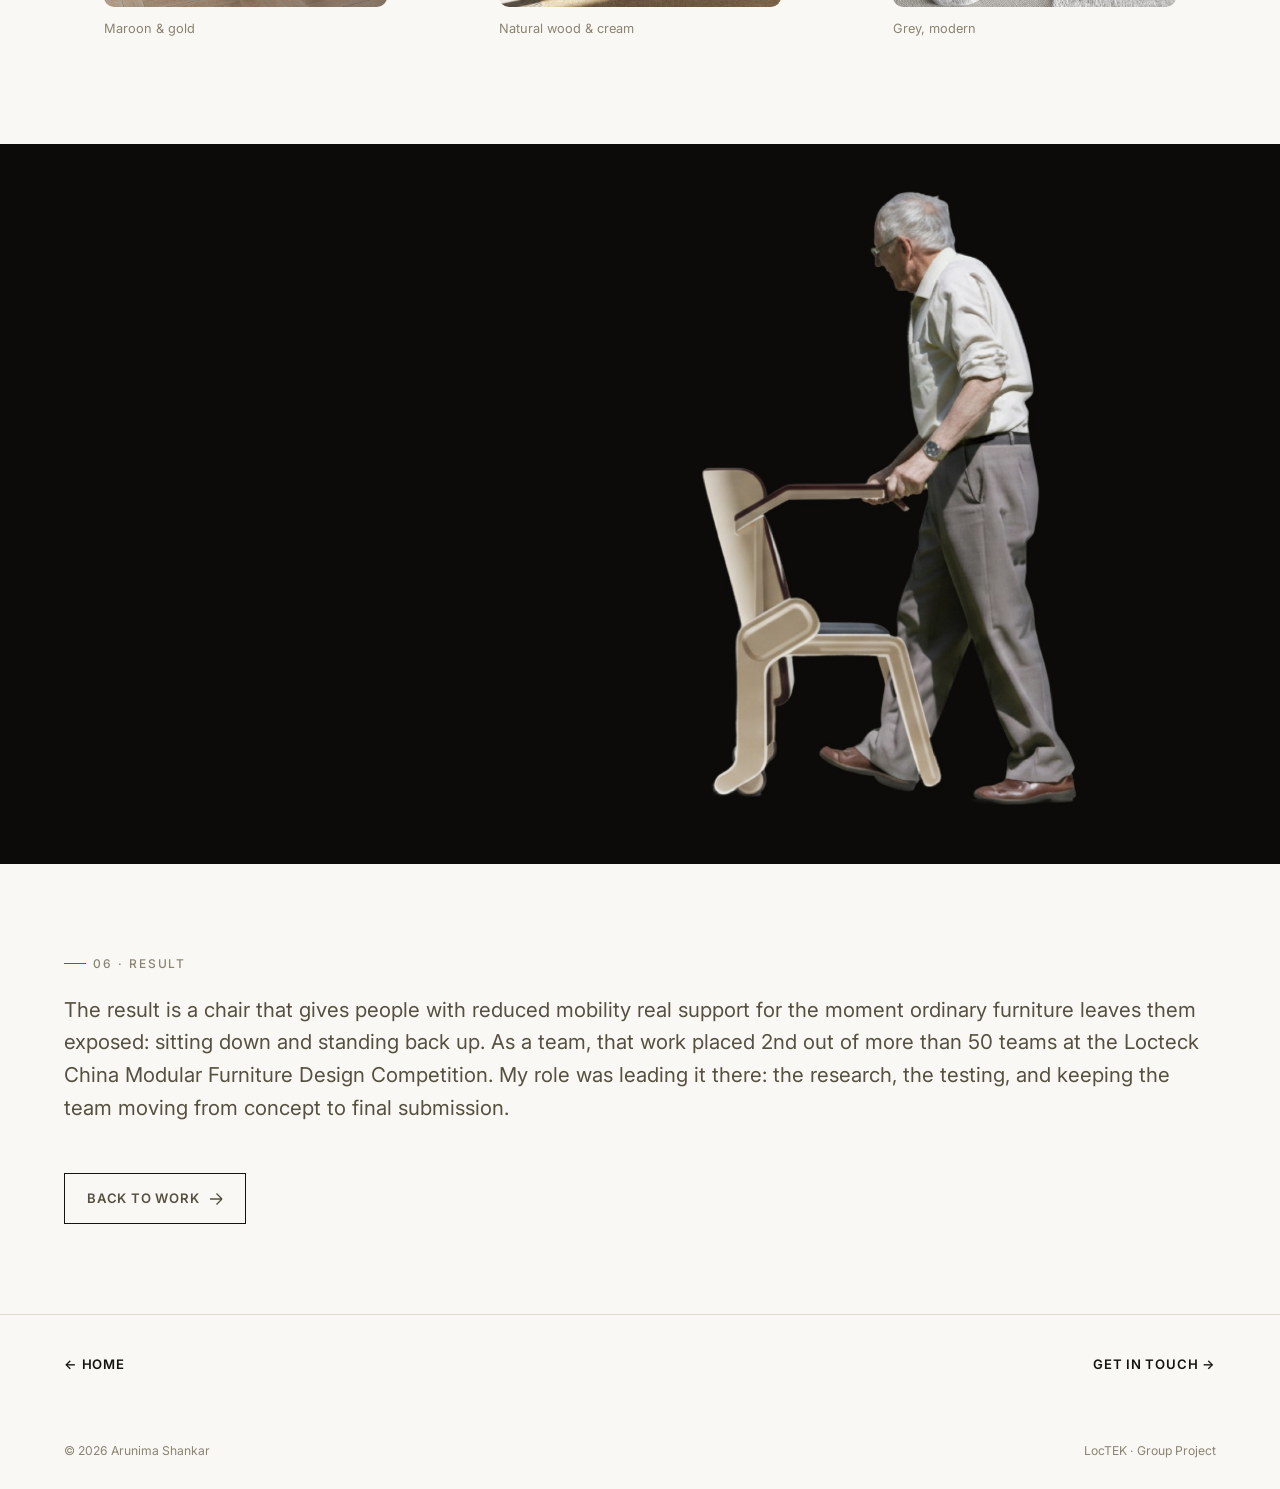
<file: work/loctek.html>
<!doctype html>
<html lang="en">
<head>
<meta charset="UTF-8">
<meta name="viewport" content="width=device-width, initial-scale=1">
<script>document.documentElement.classList.add('js');</script>
<title>LocTEK Mobility Chair · Arunima Shankar</title>
<meta name="description" content="LocTEK Mobility Chair, a mobility-assist chair designed to help people with reduced mobility sit and stand safely. Group project by Arunima Shankar's team, 2nd place at the Locteck China Modular Furniture Design Competition out of 50+ teams.">
<link rel="icon" type="image/svg+xml" href="../assets/favicon.svg">
<link rel="preconnect" href="https://fonts.googleapis.com">
<link rel="preconnect" href="https://fonts.gstatic.com" crossorigin>
<link href="https://fonts.googleapis.com/css2?family=Inter:wght@400;500;600;700&display=swap" rel="stylesheet">
<link rel="stylesheet" href="../assets/css/style.css">
</head>
<body>

<section class="hero">
  <img src="../assets/img/loctek/hero/loctek-hero-seated.jpg" alt="An older man sitting comfortably in the LocTEK mobility-assist chair beside a bed" style="object-position: center 12%;">
  <div class="hero-content">
    <p class="kicker">Furniture Design · Group Project</p>
    <h1 class="hero-title">LocTEK</h1>
    <p class="hero-sub">A mobility-assist chair that helps people with reduced mobility sit down and stand up safely</p>
    <div class="hero-meta">
      <div><strong>Role</strong>Team lead: research, testing &amp; coordination</div>
      <div><strong>Scope</strong>Research → prototyping → CAD</div>
      <div><strong>Format</strong>Team project</div>
      <div><strong>Result</strong>2nd place, out of 50+ teams</div>
    </div>
  </div>
</section>

<section class="section" id="overview">
  <div class="container">
    <p class="lede fade-in">LocTEK is a group project built for the Locteck China Modular Furniture Design Competition, where it placed 2nd out of more than 50 teams. I led the team's end-to-end development: owning the user research, running the physical testing and coordinating the group from concept through to final submission. This page covers the whole process, but the chair itself is the product of a team effort, not mine alone.</p>
  </div>
</section>

<!-- 01 THE PROBLEM -->
<section class="section" id="research">
  <div class="container">
    <div class="section-head fade-in">
      <div>
        <h2 class="kicker">01 · The Problem</h2>
        <p class="lede">For anyone with reduced mobility, stiff joints or poor balance, an ordinary chair turns a simple task into a real risk. Standard seating gives little support for the specific motion of lowering down or pushing back up, so people end up bracing on furniture that was never built to take that kind of weight, or avoiding certain chairs altogether. Left unaddressed, that fear of falling keeps people from moving confidently around their own home, and accelerates the loss of independence a modular, supportive chair could otherwise help preserve.</p>
      </div>
      <p class="section-num">Brief</p>
    </div>

    <figure class="figure fade-in">
      <div class="frame r-16-9" style="background:#fff;">
        <img src="../assets/img/loctek/research/loctek-research-empathy.jpg" alt="Annotated research photographs of a team member wearing an aging suit and kyphosis simulator, testing sitting down, standing up and walking with a normal chair">
      </div>
      <figcaption><span>Empathy research</span><span>Wearing an aging suit and kyphosis simulator to feel the pain points of a normal chair first-hand: bent backs, no support to stand, unstable turns</span></figcaption>
    </figure>
  </div>
</section>

<!-- 02 APPROACH -->
<section class="section" id="sketches" style="background:var(--bg-alt);">
  <div class="container">
    <div class="section-head fade-in">
      <div>
        <h2 class="kicker">02 · Approach</h2>
        <p class="lede">Testing early physical models against real posture, before committing to a final form.</p>
      </div>
      <p class="section-num">Early models</p>
    </div>

    <div class="grid grid-3 fade-in">
      <figure class="figure">
        <div class="frame r-4-3" style="background:#fff;"><img src="../assets/img/loctek/approach/loctek-approach-model-1.jpg" alt="Early 3D-printed physical model of the mobility chair form"></div>
        <figcaption><span>First 3D-printed model</span><span>Establishing the basic four-point stance</span></figcaption>
      </figure>
      <figure class="figure">
        <div class="frame r-4-3"><img src="../assets/img/loctek/approach/loctek-approach-posture-seated.jpg" alt="Early model with a human figure overlay checking seated posture"></div>
        <figcaption><span>Checking seated posture</span><span>Against the model, not just the drawing</span></figcaption>
      </figure>
      <figure class="figure">
        <div class="frame r-4-3"><img src="../assets/img/loctek/approach/loctek-approach-posture-stand.jpg" alt="Early model with a human figure overlay checking the stand-up motion"></div>
        <figcaption><span>Testing the stand-up motion</span><span>Where the armrest needs to catch the user's weight</span></figcaption>
      </figure>
    </div>
  </div>
</section>

<!-- 03 DEVELOPMENT -->
<section class="section" id="development">
  <div class="container">
    <div class="section-head fade-in">
      <div>
        <h2 class="kicker">03 · Development</h2>
        <p class="lede">From a rough printed form to a detailed CAD model, refining the proportions and finish at every pass.</p>
      </div>
      <p class="section-num">Refinement</p>
    </div>

    <div class="grid grid-2 fade-in" style="margin-bottom:var(--gutter-s);">
      <figure class="figure">
        <div class="frame r-4-3"><img src="../assets/img/loctek/development/loctek-dev-prototype.jpg" alt="Refined 3D-printed prototype of the chair, dark finish"></div>
        <figcaption><span>Refined prototype</span><span>Tightening the seat and back proportions</span></figcaption>
      </figure>
      <figure class="figure">
        <div class="frame r-4-3"><img src="../assets/img/loctek/development/loctek-dev-cad-back.jpg" alt="CAD render of the chair from behind, wood finish"></div>
        <figcaption><span>Moving into CAD</span><span>Rear view, wood finish</span></figcaption>
      </figure>
    </div>

    <div class="grid grid-2 fade-in">
      <figure class="figure">
        <div class="frame r-4-3" style="background:#000;"><img src="../assets/img/loctek/development/loctek-dev-cad-front.jpg" alt="CAD render of the chair from the front, cream fabric finish"></div>
        <figcaption><span>Front view</span><span>Cream fabric, wood frame</span></figcaption>
      </figure>
      <figure class="figure">
        <div class="frame r-4-3" style="background:#000;"><img src="../assets/img/loctek/development/loctek-dev-exploded.jpg" alt="Exploded assembly render of the chair showing every component"></div>
        <figcaption><span>Exploded assembly</span><span>Seat, back, armrests and frame as separable parts</span></figcaption>
      </figure>
    </div>
  </div>
</section>

<!-- 04 ENGINEERING -->
<section class="section" id="cad" style="background:var(--bg-alt);">
  <div class="container">
    <div class="section-head fade-in">
      <div>
        <h2 class="kicker">04 · Engineering</h2>
        <p class="lede">An internal lift-assist mechanism does the work an ordinary chair leaves to the user's knees and back, controlled through a handle built into the armrest itself.</p>
      </div>
      <p class="section-num">Mechanism &amp; controls</p>
    </div>

    <div class="grid grid-3 fade-in" style="margin-bottom:var(--gutter-s);">
      <figure class="figure">
        <div class="frame r-4-3" style="background:#000;"><img src="../assets/img/loctek/mechanism/loctek-mech-1.jpg" alt="X-ray render of the internal lift mechanism, three-quarter view"></div>
        <figcaption><span>Lift mechanism</span><span>Three-quarter view</span></figcaption>
      </figure>
      <figure class="figure">
        <div class="frame r-4-3" style="background:#000;"><img src="../assets/img/loctek/mechanism/loctek-mech-2.jpg" alt="X-ray render of the internal lift mechanism, rear view"></div>
        <figcaption><span>Actuator &amp; guide rails</span><span>Rear view</span></figcaption>
      </figure>
      <figure class="figure">
        <div class="frame r-4-3" style="background:#000;"><img src="../assets/img/loctek/mechanism/loctek-mech-3.jpg" alt="X-ray render of the internal lift mechanism, front view"></div>
        <figcaption><span>Housed within the frame</span><span>No visible bulk from outside</span></figcaption>
      </figure>
    </div>

    <div class="grid grid-2 fade-in" style="margin-bottom:var(--gutter-s);">
      <figure class="figure">
        <div class="frame r-4-3" style="background:#fff;"><img src="../assets/img/loctek/controls/loctek-controls-ergonomic.jpg" alt="Ergonomic hand-grip study diagram used to place the armrest control handle"></div>
        <figcaption><span>Grip study</span><span>Where a hand naturally lands on the armrest, informing control placement</span></figcaption>
      </figure>
      <figure class="figure">
        <div class="frame r-4-3" style="background:#000;"><img src="../assets/img/loctek/controls/loctek-controls-front.jpg" alt="Front view of the finished chair showing both armrest control handles"></div>
        <figcaption><span>Controls in place</span><span>Built into the armrest, reachable without leaning</span></figcaption>
      </figure>
    </div>

    <div class="grid grid-2 fade-in">
      <figure class="figure">
        <div class="frame r-4-3" style="background:#000;"><img src="../assets/img/loctek/controls/loctek-controls-module.jpg" alt="Close-up of the LocTEK-branded control module on the armrest"></div>
        <figcaption><span>Control module</span><span>Lift-assist and emergency call, side by side</span></figcaption>
      </figure>
      <figure class="figure">
        <div class="frame r-4-3" style="background:#000;"><img src="../assets/img/loctek/controls/loctek-controls-icon.jpg" alt="Close-up of the directional pictogram indicator on the control module"></div>
        <figcaption><span>Pictogram display</span><span>No text to read, just a direction to follow</span></figcaption>
      </figure>
    </div>
  </div>
</section>

<!-- 05 COLOURWAYS -->
<section class="section" id="colourways">
  <div class="container">
    <div class="section-head fade-in">
      <div>
        <h2 class="kicker">05 · Colourways</h2>
        <p class="lede">A mobility aid doesn't have to look like one. LocTEK was designed to sit in a home, not a clinic, across three finish options.</p>
      </div>
      <p class="section-num">Finishes</p>
    </div>

    <div class="grid grid-3 fade-in">
      <figure class="figure">
        <div class="frame r-4-3"><img src="../assets/img/loctek/colourways/loctek-colourway-1.jpg" alt="LocTEK chair in a maroon and gold finish, staged in a living room"></div>
        <figcaption><span>Maroon &amp; gold</span></figcaption>
      </figure>
      <figure class="figure">
        <div class="frame r-4-3"><img src="../assets/img/loctek/colourways/loctek-colourway-2.jpg" alt="LocTEK chair in a natural wood and cream finish, staged in a sunlit room"></div>
        <figcaption><span>Natural wood &amp; cream</span></figcaption>
      </figure>
      <figure class="figure">
        <div class="frame r-4-3"><img src="../assets/img/loctek/colourways/loctek-colourway-3.jpg" alt="LocTEK chair in a grey modern finish, staged in a contemporary living room"></div>
        <figcaption><span>Grey, modern</span></figcaption>
      </figure>
    </div>
  </div>
</section>

<!-- 06 RESULT -->
<section class="section full-bleed fade-in" id="final" style="padding:0;">
  <div class="frame">
    <img src="../assets/img/loctek/final/loctek-final-standing.jpg" alt="An older man using the LocTEK chair's armrest support to stand up">
  </div>
</section>

<section class="section" id="closing">
  <div class="container">
    <div class="lede fade-in" style="max-width:56em;">
      <h2 class="kicker" style="margin-bottom:16px;">06 · Result</h2>
      <p>The result is a chair that gives people with reduced mobility real support for the moment ordinary furniture leaves them exposed: sitting down and standing back up. As a team, that work placed 2nd out of more than 50 teams at the Locteck China Modular Furniture Design Competition. My role was leading it there: the research, the testing, and keeping the team moving from concept to final submission.</p>
      <a class="btn" href="../index.html#work" style="margin-top:28px;">Back to Work
        <svg viewBox="0 0 14 14" fill="none"><path d="M1 7H13M13 7L7.5 1.5M13 7L7.5 12.5" stroke="currentColor" stroke-width="1.4"/></svg>
      </a>
    </div>
  </div>
</section>

<div class="project-nav">
  <a href="../index.html">← Home</a>
  <a href="../index.html#contact">Get in touch →</a>
</div>

<footer class="site-footer" style="background:transparent;color:var(--ink-mute);">
  <span>© 2026 Arunima Shankar</span>
  <span>LocTEK · Group Project</span>
</footer>

<script src="../assets/js/main.js"></script>
</body>
</html>
</file>
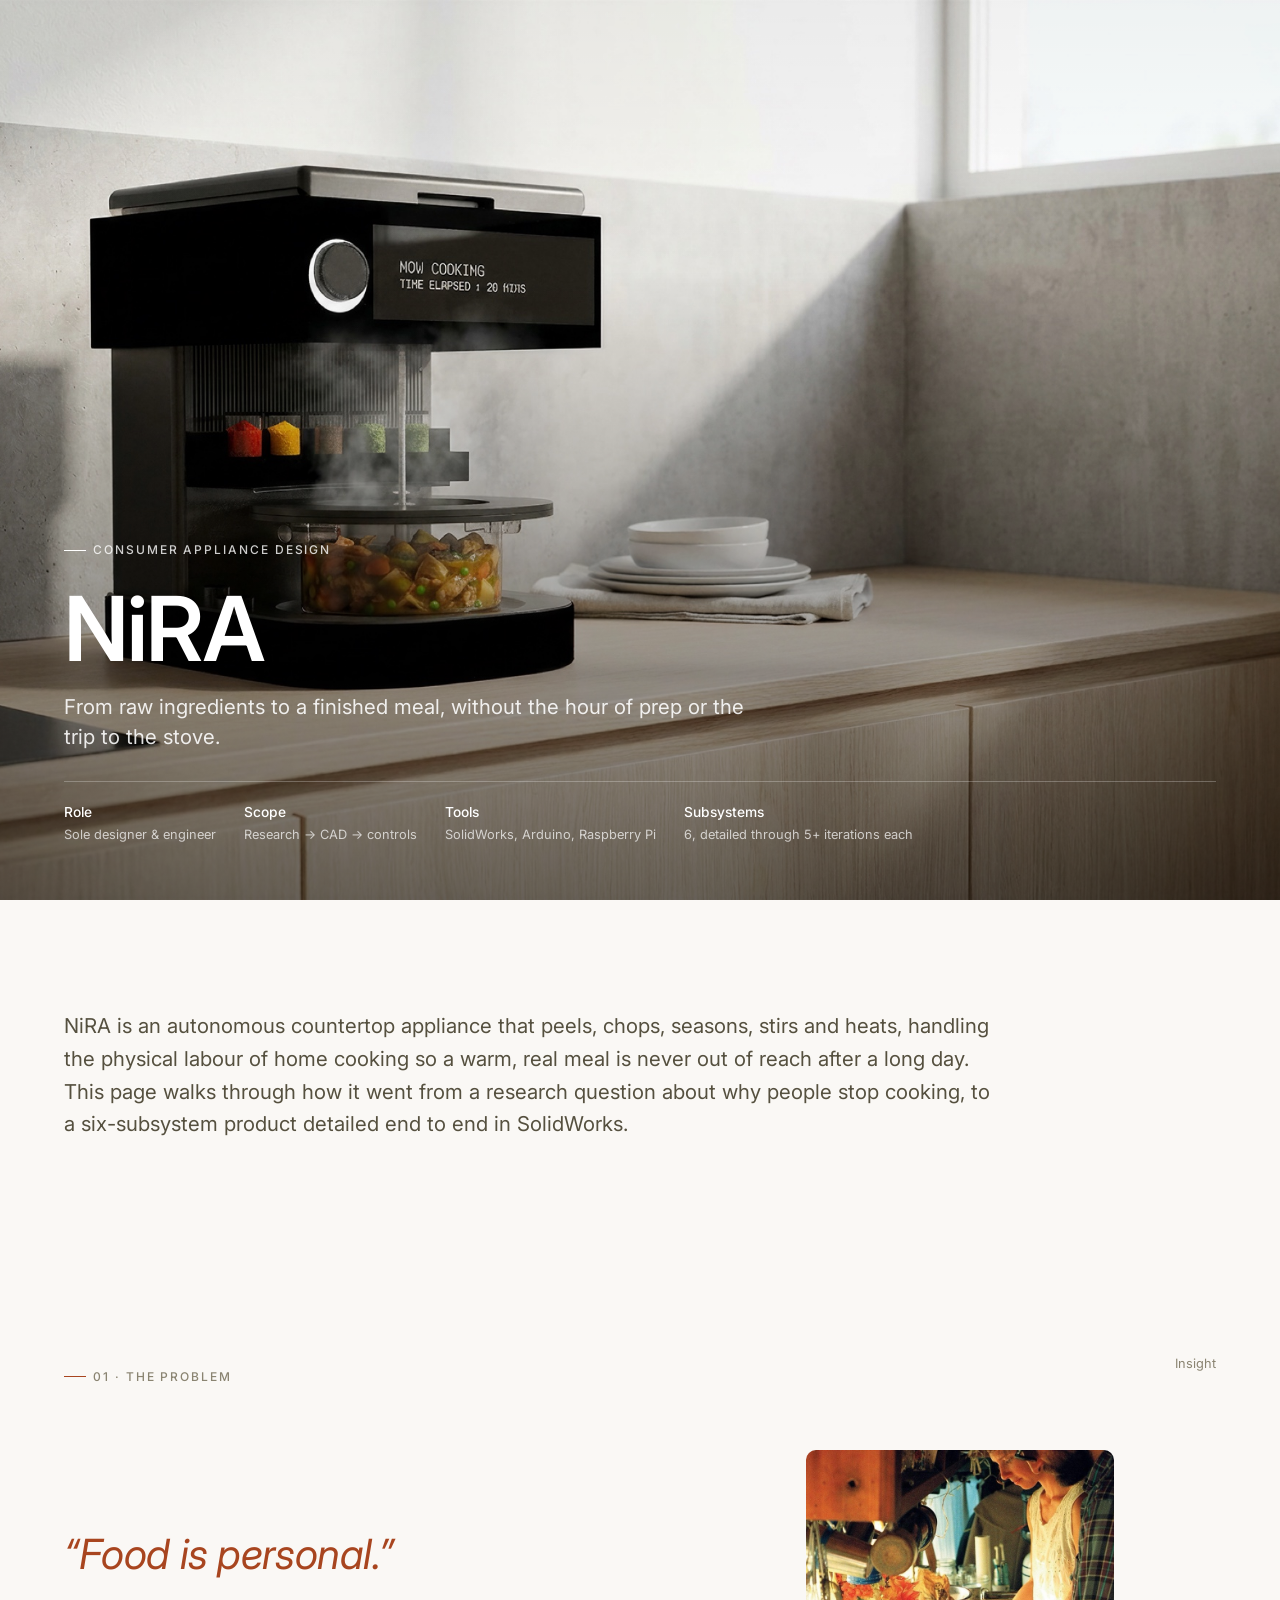
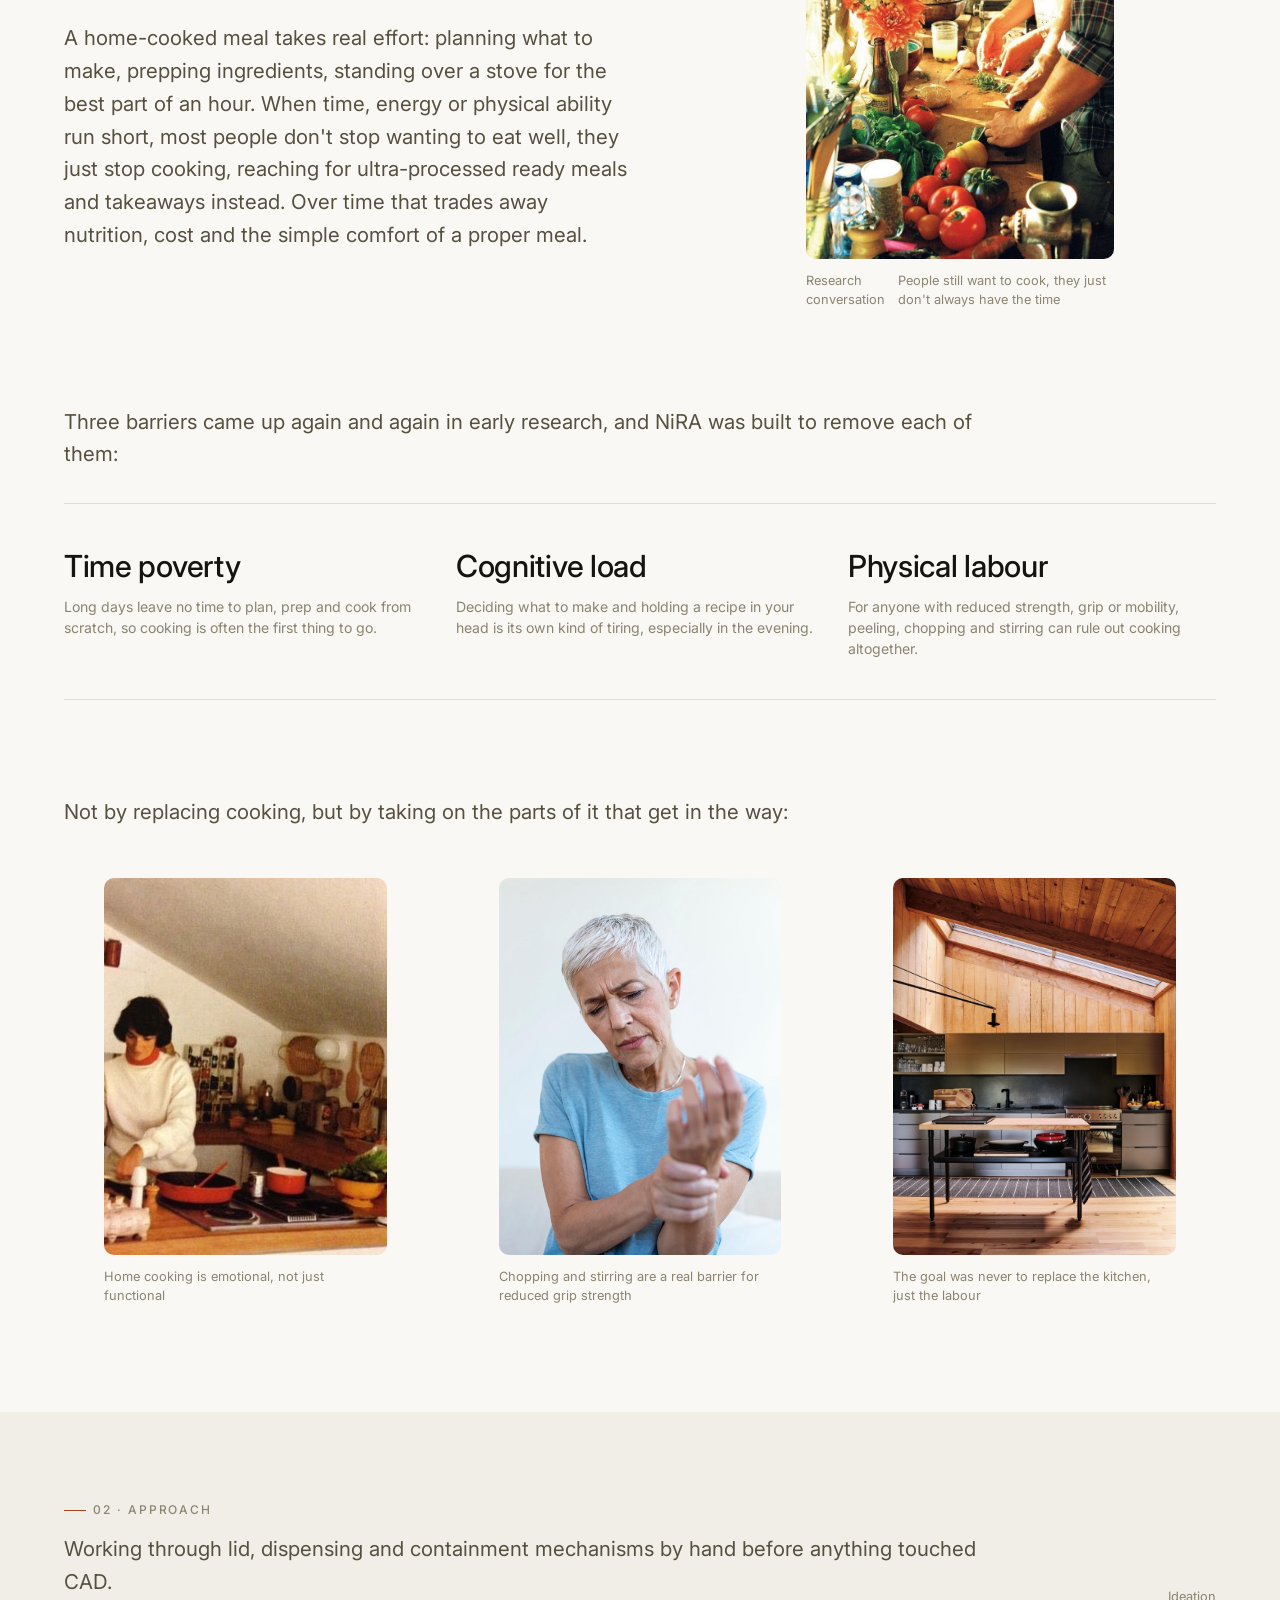
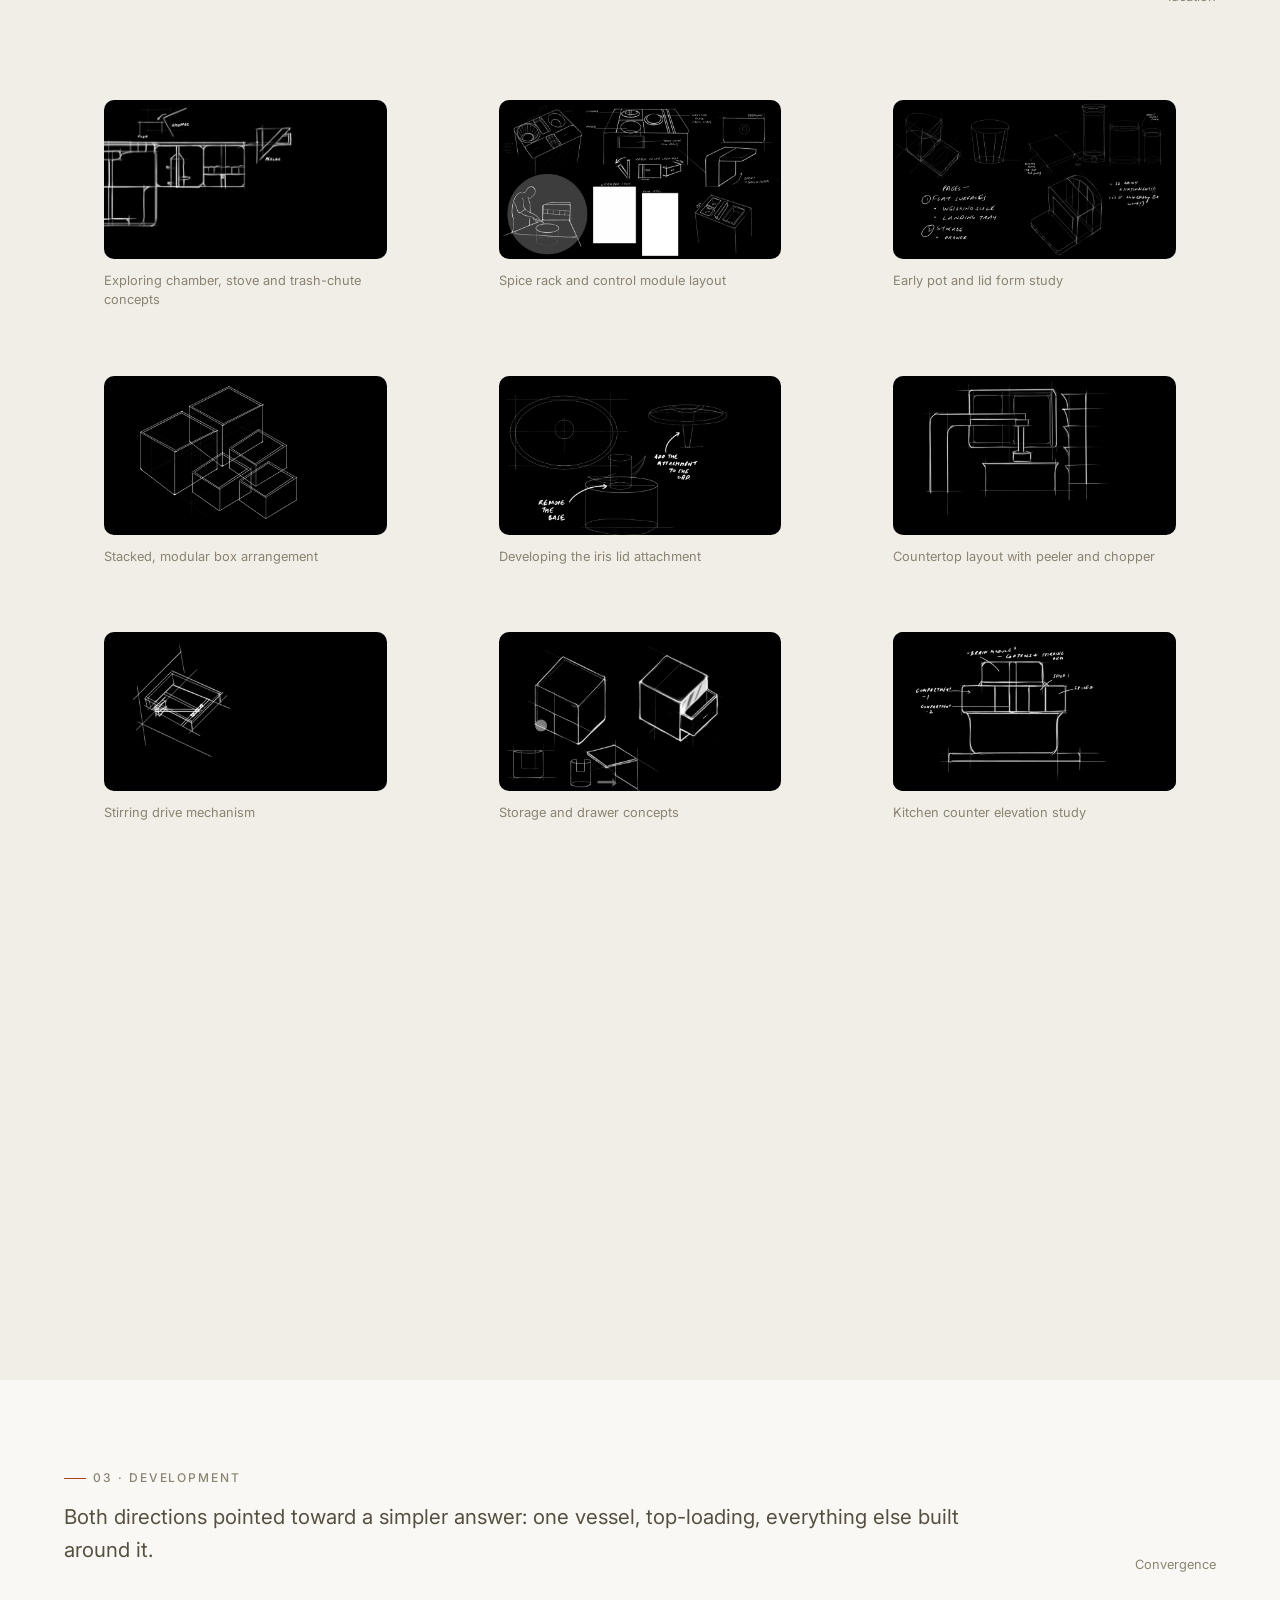
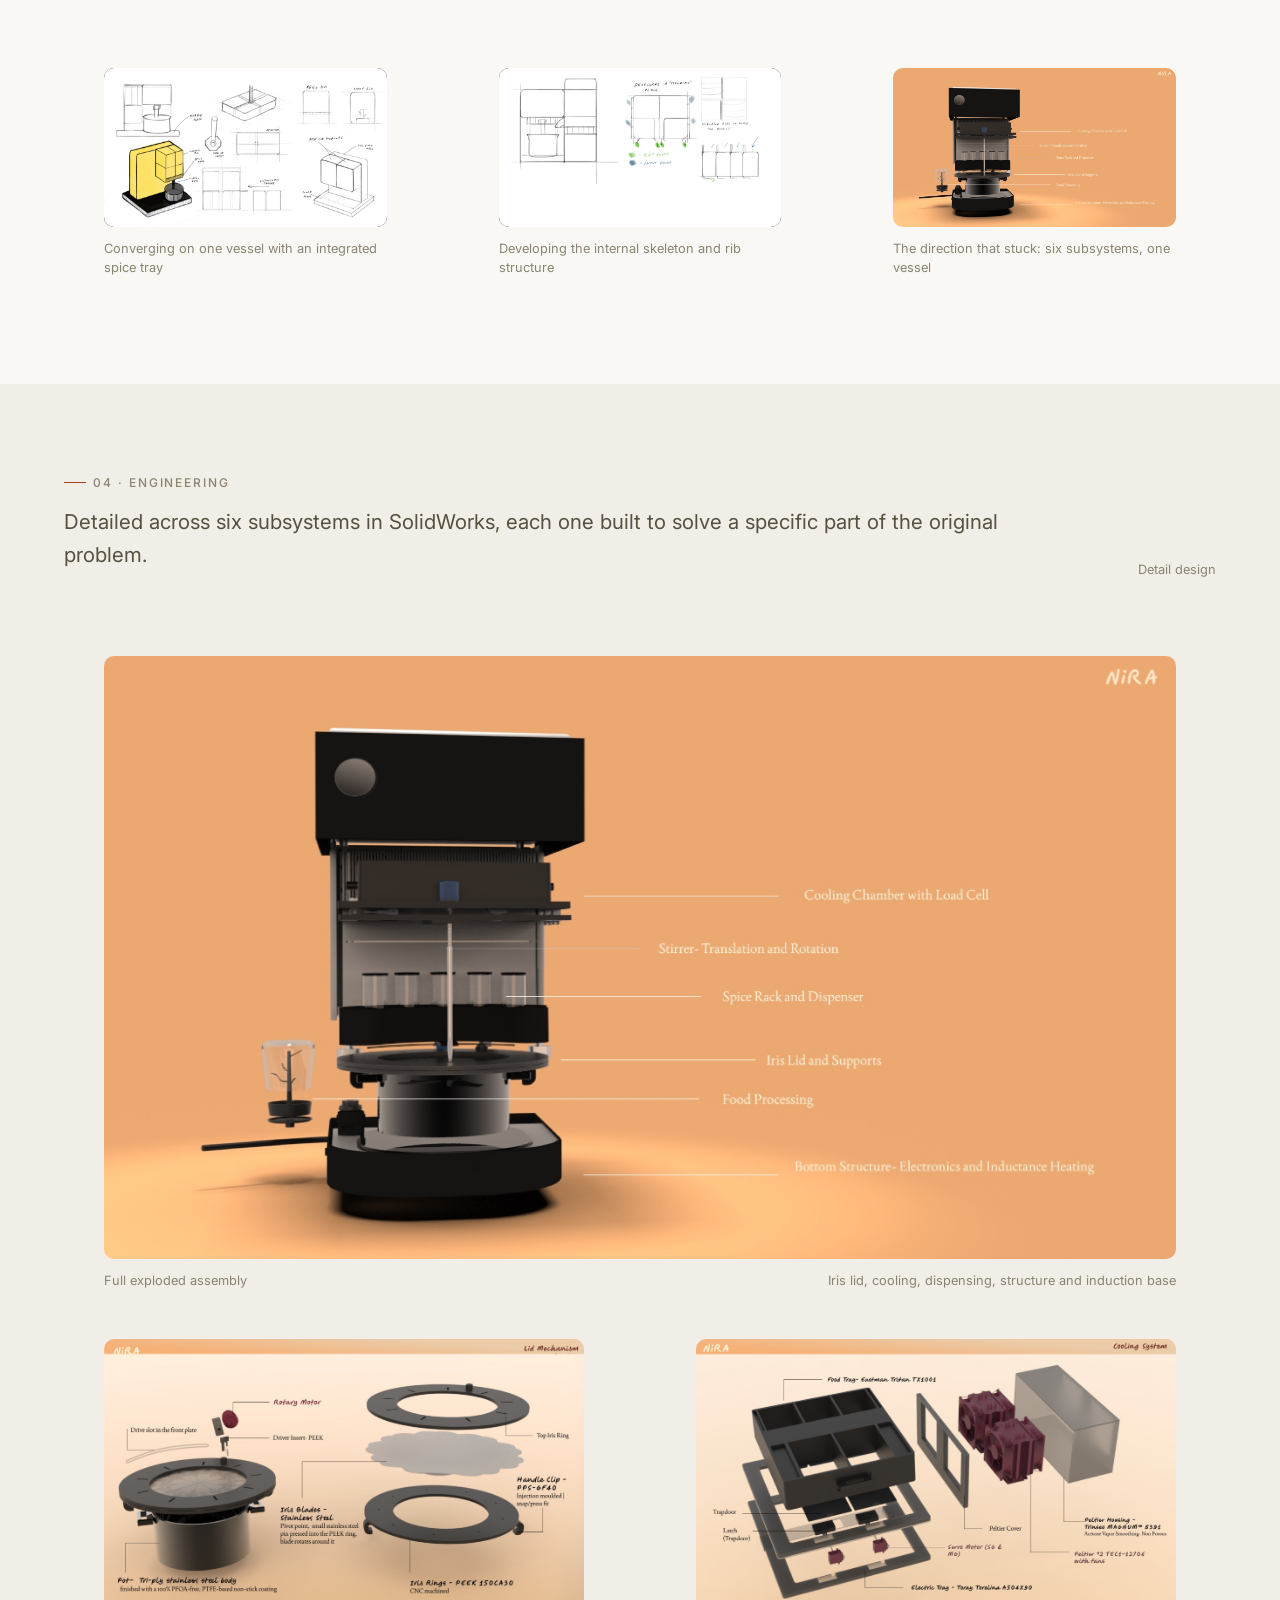
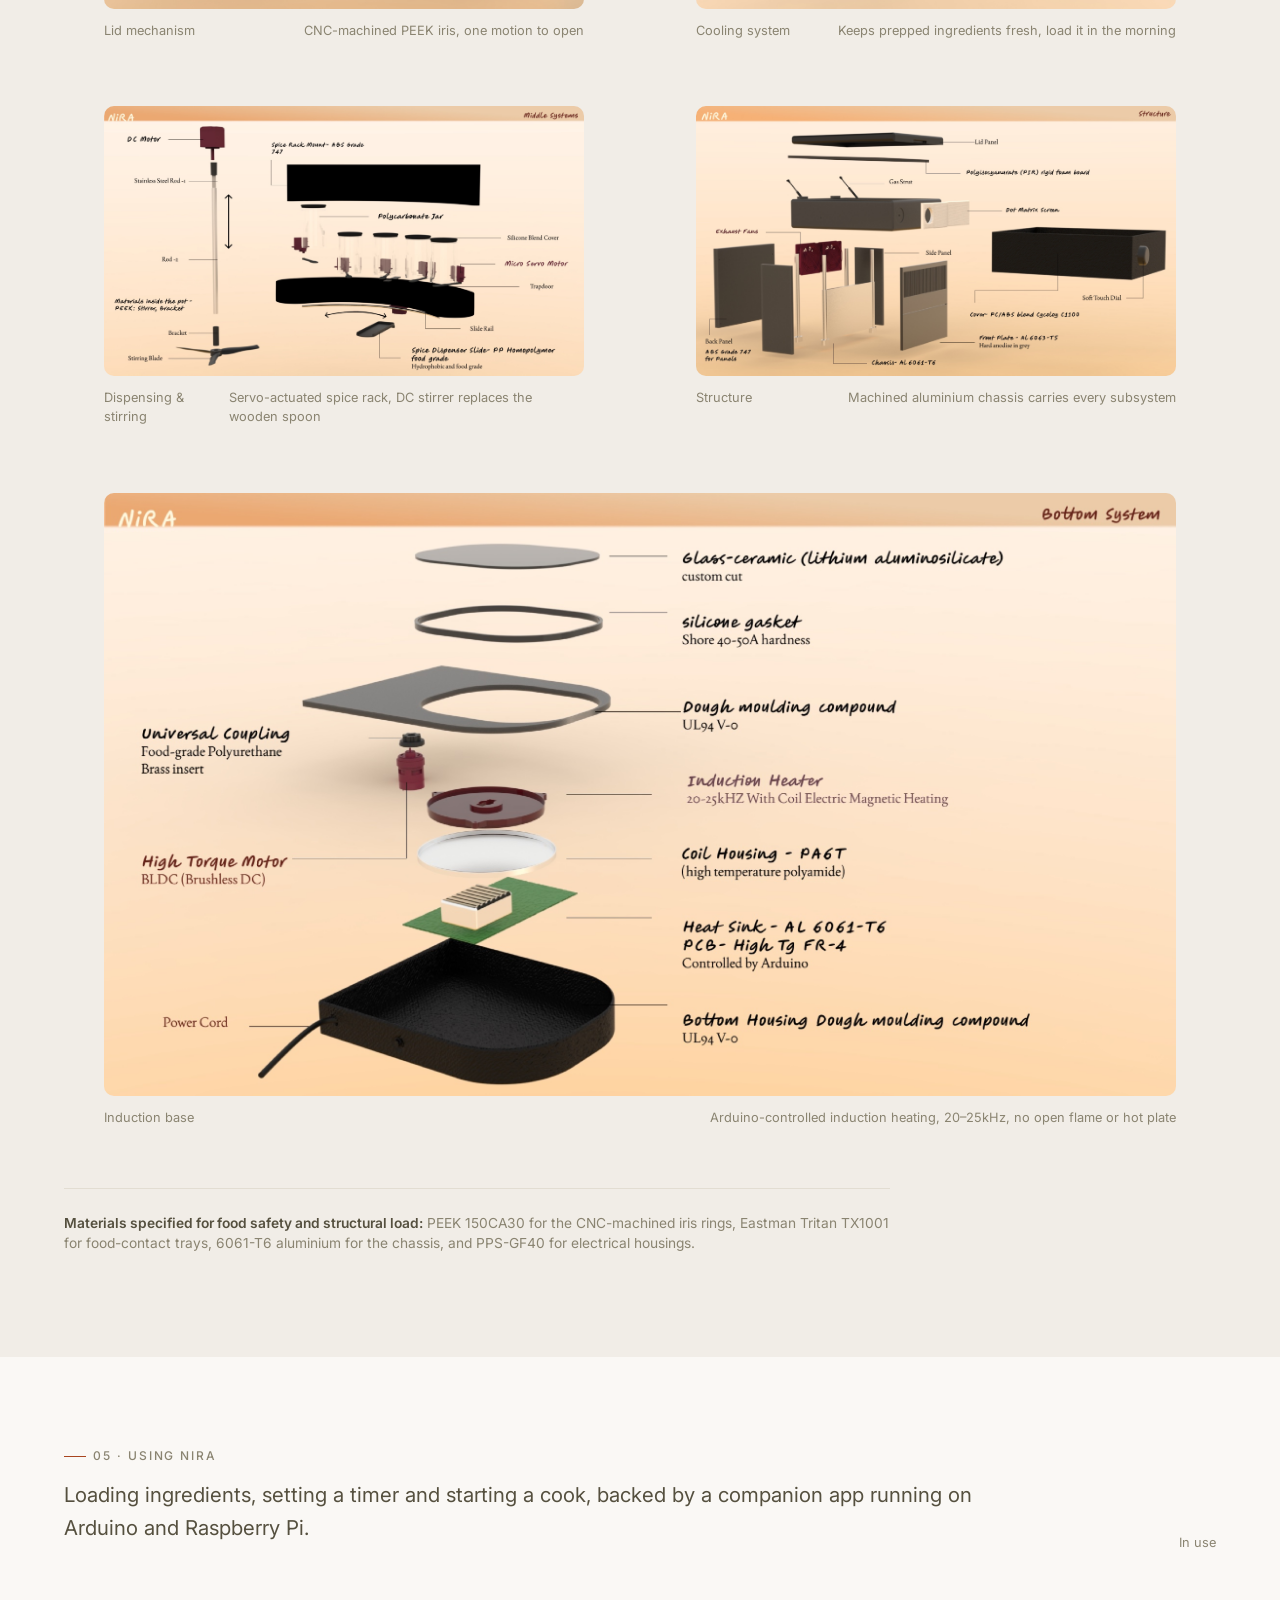
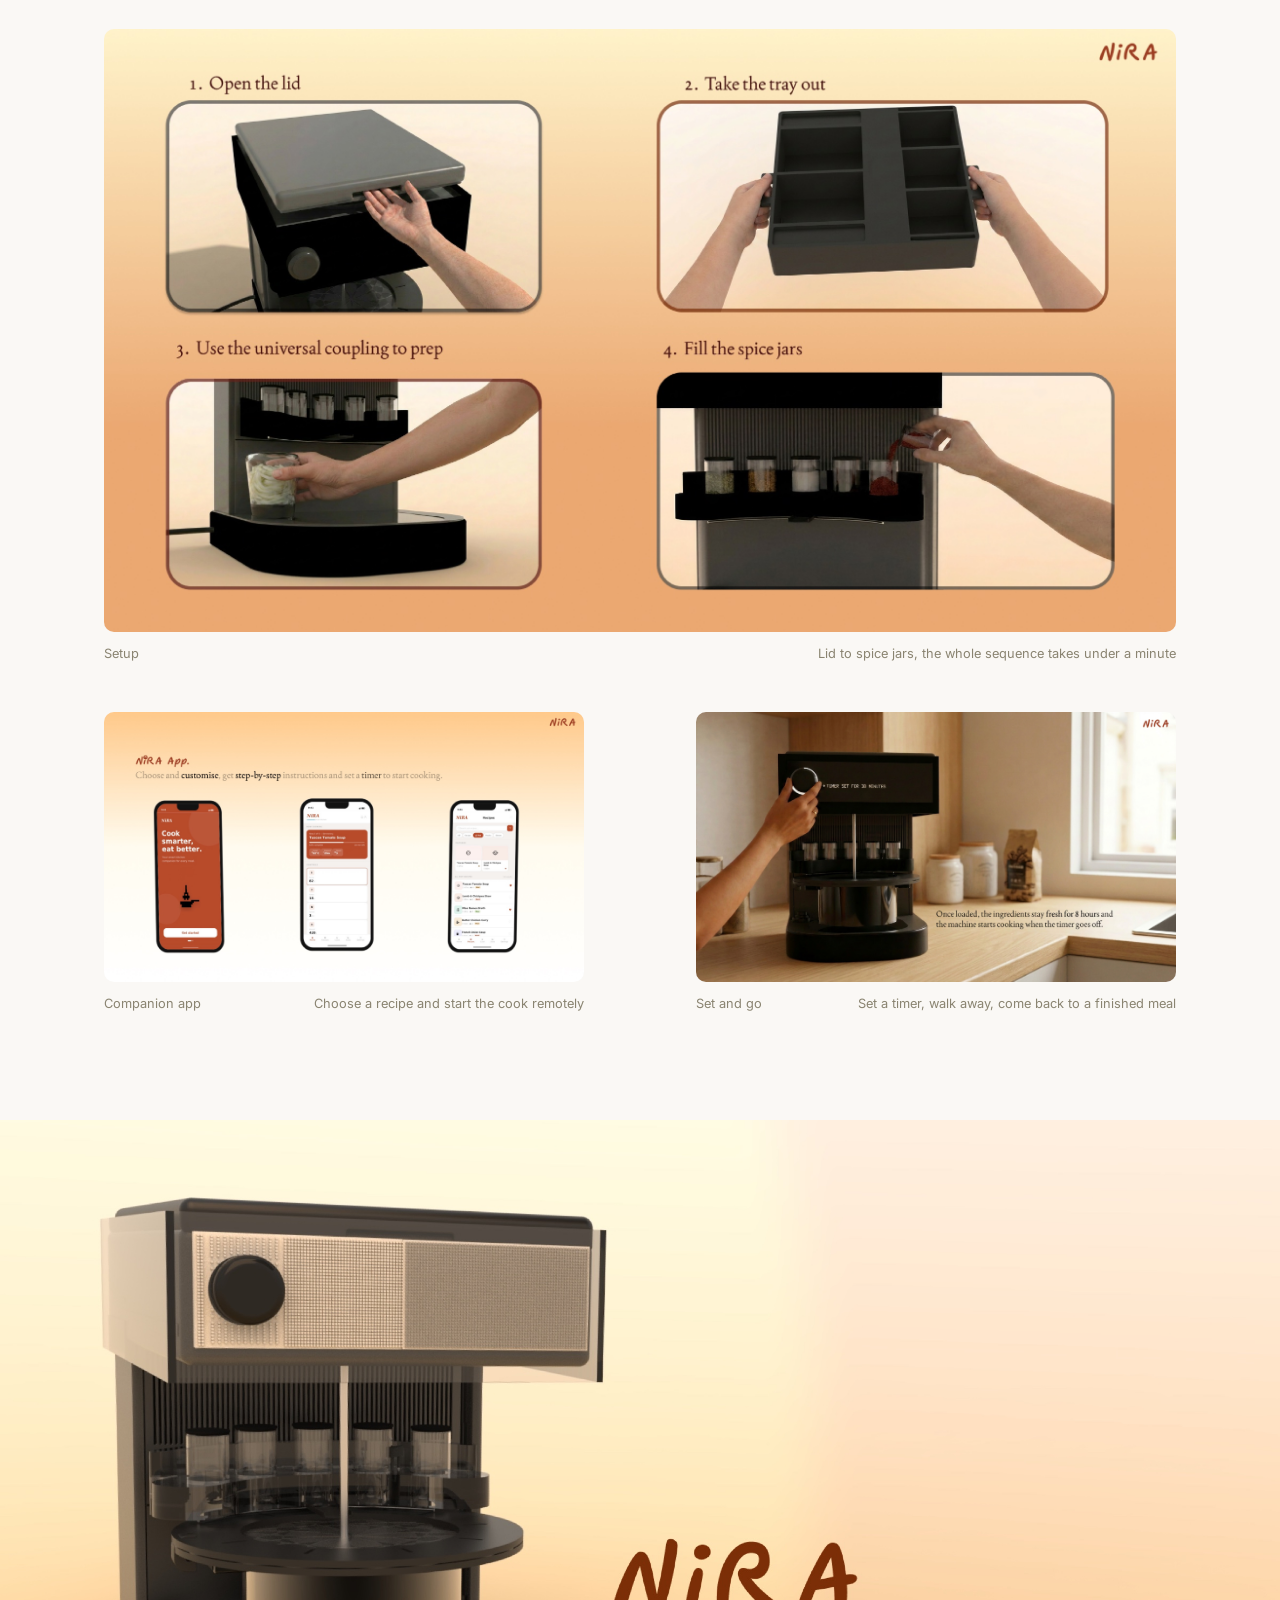
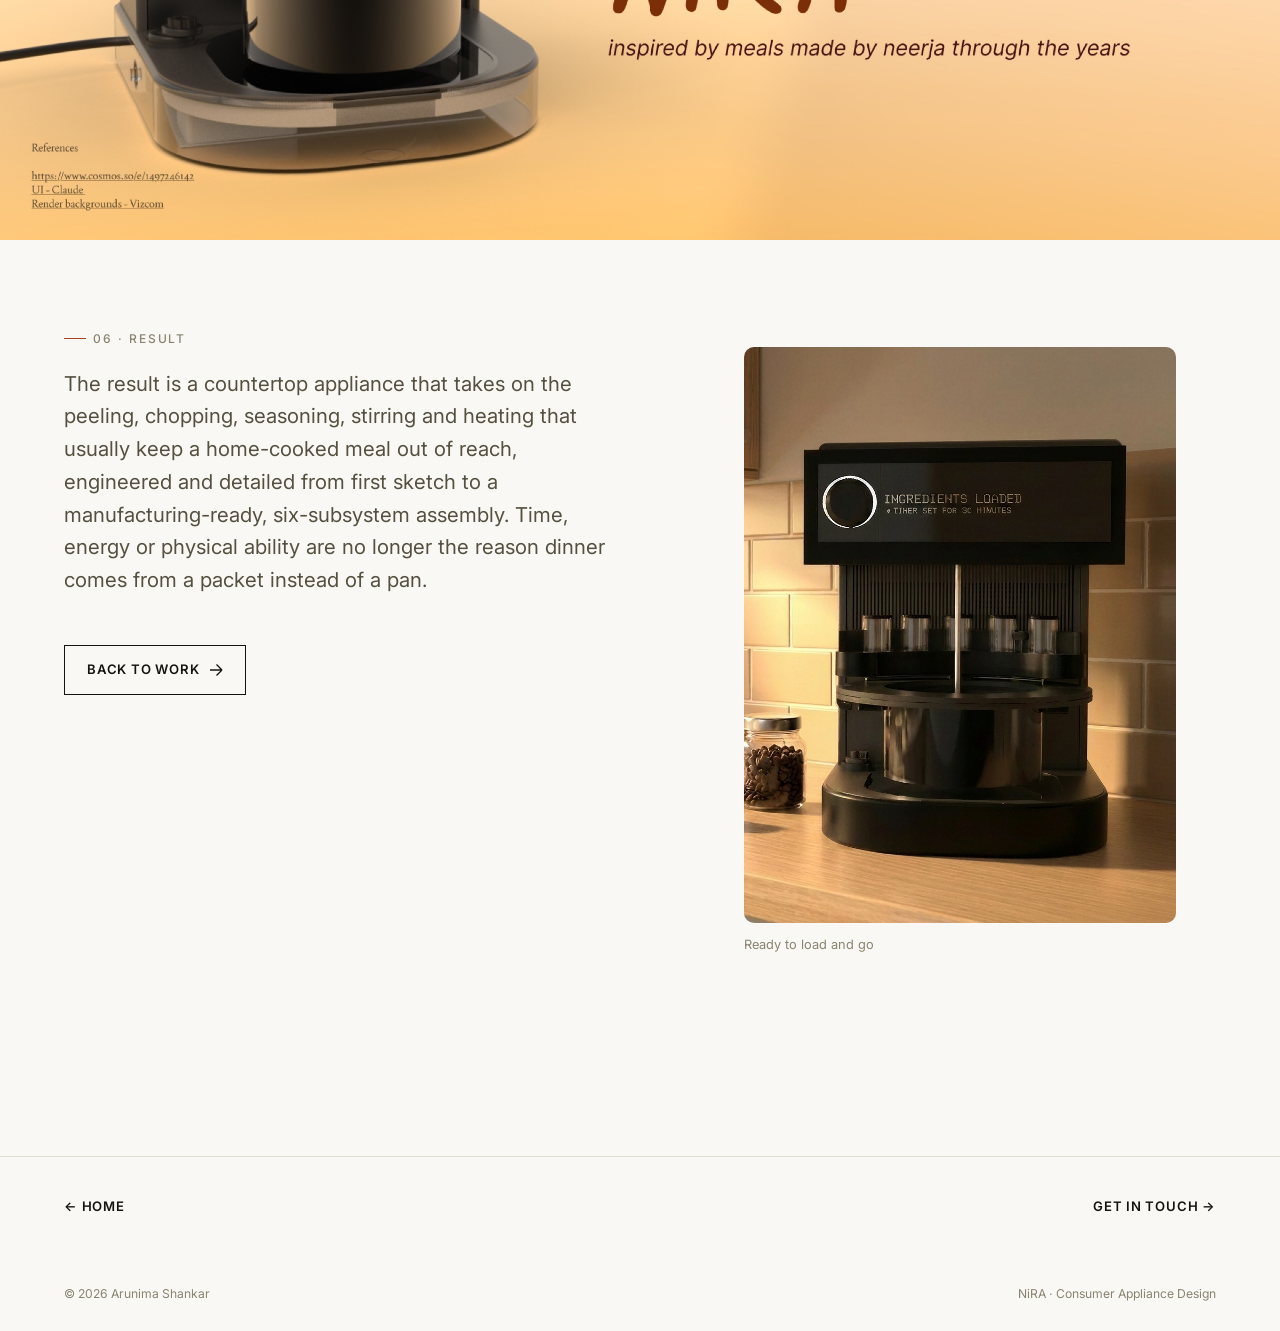
<file: work/nira.html>
<!doctype html>
<html lang="en">
<head>
<meta charset="UTF-8">
<meta name="viewport" content="width=device-width, initial-scale=1">
<script>document.documentElement.classList.add('js');</script>
<title>NiRA · Arunima Shankar</title>
<meta name="description" content="NiRA, an autonomous countertop cooking appliance that turns raw ingredients into a finished meal. Product design project by Arunima Shankar, covering the problem, research, development, engineering and final result.">
<link rel="icon" type="image/svg+xml" href="../assets/favicon.svg">
<link rel="preconnect" href="https://fonts.googleapis.com">
<link rel="preconnect" href="https://fonts.gstatic.com" crossorigin>
<link href="https://fonts.googleapis.com/css2?family=Inter:wght@400;500;600;700&display=swap" rel="stylesheet">
<link rel="stylesheet" href="../assets/css/style.css">
</head>
<body>

<section class="hero">
  <img src="../assets/img/final/nira-final-cooking.jpg" alt="NiRA on a kitchen countertop, mid-cook with steam rising">
  <div class="hero-content">
    <p class="kicker">Consumer Appliance Design</p>
    <h1 class="hero-title">NiRA</h1>
    <p class="hero-sub">From raw ingredients to a finished meal, without the hour of prep or the trip to the stove.</p>
    <div class="hero-meta">
      <div><strong>Role</strong>Sole designer &amp; engineer</div>
      <div><strong>Scope</strong>Research → CAD → controls</div>
      <div><strong>Tools</strong>SolidWorks, Arduino, Raspberry Pi</div>
      <div><strong>Subsystems</strong>6, detailed through 5+ iterations each</div>
    </div>
  </div>
</section>

<section class="section" id="overview">
  <div class="container">
    <p class="lede fade-in">NiRA is an autonomous countertop appliance that peels, chops, seasons, stirs and heats, handling the physical labour of home cooking so a warm, real meal is never out of reach after a long day. This page walks through how it went from a research question about why people stop cooking, to a six-subsystem product detailed end to end in SolidWorks.</p>
  </div>
</section>

<!-- 01 THE PROBLEM -->
<section class="section" id="research">
  <div class="container">
    <div class="section-head fade-in">
      <h2 class="kicker">01 · The Problem</h2>
      <p class="section-num">Insight</p>
    </div>

    <div class="research-split fade-in">
      <div>
        <p class="quote">&ldquo;Food is personal.&rdquo;</p>
        <p class="lede" style="margin-top:20px;">A home-cooked meal takes real effort: planning what to make, prepping ingredients, standing over a stove for the best part of an hour. When time, energy or physical ability run short, most people don't stop wanting to eat well, they just stop cooking, reaching for ultra-processed ready meals and takeaways instead. Over time that trades away nutrition, cost and the simple comfort of a proper meal.</p>
      </div>
      <figure class="figure" style="width:60%; max-width:340px; margin:0 auto;">
        <div class="frame">
          <img src="../assets/img/research/nira-research-cooking-together.jpg" alt="Reference photograph of people cooking together at home, research material">
        </div>
        <figcaption><span>Research conversation</span><span>People still want to cook, they just don't always have the time</span></figcaption>
      </figure>
    </div>

    <p class="lede fade-in" style="margin-bottom:32px;">Three barriers came up again and again in early research, and NiRA was built to remove each of them:</p>

    <div class="problem-row fade-in">
      <div class="item">
        <h4>Time poverty</h4>
        <p>Long days leave no time to plan, prep and cook from scratch, so cooking is often the first thing to go.</p>
      </div>
      <div class="item">
        <h4>Cognitive load</h4>
        <p>Deciding what to make and holding a recipe in your head is its own kind of tiring, especially in the evening.</p>
      </div>
      <div class="item">
        <h4>Physical labour</h4>
        <p>For anyone with reduced strength, grip or mobility, peeling, chopping and stirring can rule out cooking altogether.</p>
      </div>
    </div>

    <p class="lede fade-in" style="margin-bottom:32px;">Not by replacing cooking, but by taking on the parts of it that get in the way:</p>

    <div class="grid grid-3 fade-in">
      <figure class="figure">
        <div class="frame r-3-4"><img src="../assets/img/research/nira-research-retro-kitchen.jpg" alt="Reference photograph of a home kitchen, research material"></div>
        <figcaption><span>Home cooking is emotional, not just functional</span></figcaption>
      </figure>
      <figure class="figure">
        <div class="frame r-3-4"><img src="../assets/img/research/nira-research-joint-pain.jpg" alt="Reference photograph illustrating joint strain during food preparation"></div>
        <figcaption><span>Chopping and stirring are a real barrier for reduced grip strength</span></figcaption>
      </figure>
      <figure class="figure">
        <div class="frame r-3-4"><img src="../assets/img/research/nira-research-rustic-kitchen.jpg" alt="Reference photograph of a warm kitchen interior, research material"></div>
        <figcaption><span>The goal was never to replace the kitchen, just the labour</span></figcaption>
      </figure>
    </div>
  </div>
</section>

<!-- 02 APPROACH -->
<section class="section" id="sketches" style="background:var(--bg-alt);">
  <div class="container">
    <div class="section-head fade-in">
      <div>
        <h2 class="kicker">02 · Approach</h2>
        <p class="lede">Working through lid, dispensing and containment mechanisms by hand before anything touched CAD.</p>
      </div>
      <p class="section-num">Ideation</p>
    </div>

    <div class="grid grid-3 fade-in">
      <figure class="figure">
        <div class="frame r-16-9"><img src="../assets/img/sketches/nira-sketch-05.jpg" alt="Ideation sketch exploring chamber, stove and trash chute concepts"></div>
        <figcaption><span>Exploring chamber, stove and trash-chute concepts</span></figcaption>
      </figure>
      <figure class="figure">
        <div class="frame r-16-9"><img src="../assets/img/sketches/nira-sketch-06.jpg" alt="Ideation sketch of the spice rack and brain module layout"></div>
        <figcaption><span>Spice rack and control module layout</span></figcaption>
      </figure>
      <figure class="figure">
        <div class="frame r-16-9"><img src="../assets/img/sketches/nira-sketch-01.jpg" alt="Early ideation sketch of pot and lid forms"></div>
        <figcaption><span>Early pot and lid form study</span></figcaption>
      </figure>
      <figure class="figure">
        <div class="frame r-16-9"><img src="../assets/img/sketches/nira-sketch-10.jpg" alt="Sketch exploring stacked modular box arrangements"></div>
        <figcaption><span>Stacked, modular box arrangement</span></figcaption>
      </figure>
      <figure class="figure">
        <div class="frame r-16-9"><img src="../assets/img/sketches/nira-sketch-02.jpg" alt="Sketch developing the iris lid attachment concept"></div>
        <figcaption><span>Developing the iris lid attachment</span></figcaption>
      </figure>
      <figure class="figure">
        <div class="frame r-16-9"><img src="../assets/img/sketches/nira-sketch-04.jpg" alt="Sketch of countertop layout with peeler and chopper attachments"></div>
        <figcaption><span>Countertop layout with peeler and chopper</span></figcaption>
      </figure>
      <figure class="figure">
        <div class="frame r-16-9"><img src="../assets/img/sketches/nira-sketch-11.jpg" alt="Mechanism sketch for the stirring drive"></div>
        <figcaption><span>Stirring drive mechanism</span></figcaption>
      </figure>
      <figure class="figure">
        <div class="frame r-16-9"><img src="../assets/img/sketches/nira-sketch-03.jpg" alt="Sketch exploring storage and drawer concepts"></div>
        <figcaption><span>Storage and drawer concepts</span></figcaption>
      </figure>
      <figure class="figure">
        <div class="frame r-16-9"><img src="../assets/img/sketches/nira-sketch-07.jpg" alt="Elevation sketch of the kitchen counter form"></div>
        <figcaption><span>Kitchen counter elevation study</span></figcaption>
      </figure>
    </div>

    <p class="lede fade-in" style="margin-top:var(--gutter-s); margin-bottom:32px;">Two full directions came out of this stage, tested against each other before either reached CAD:</p>

    <div class="grid grid-2 fade-in">
      <figure class="figure">
        <div class="frame r-16-9"><img src="../assets/img/concept/nira-concept-cookbot.jpg" alt="CookBot concept, an earlier direction with a rotating peel, chop and season sequence"></div>
        <figcaption><span>Concept 01 · CookBot</span><span>Distinctive, but wasted usable volume inside the housing</span></figcaption>
      </figure>
      <figure class="figure">
        <div class="frame r-16-9"><img src="../assets/img/concept/nira-concept-prepbox.jpg" alt="Prep Box concept, a stacked drawer-based cooking appliance direction"></div>
        <figcaption><span>Concept 02 · Prep Box</span><span>Stacked drawers made the unit too tall for a standard counter</span></figcaption>
      </figure>
    </div>
  </div>
</section>

<!-- 03 DEVELOPMENT -->
<section class="section" id="development">
  <div class="container">
    <div class="section-head fade-in">
      <div>
        <h2 class="kicker">03 · Development</h2>
        <p class="lede">Both directions pointed toward a simpler answer: one vessel, top-loading, everything else built around it.</p>
      </div>
      <p class="section-num">Convergence</p>
    </div>

    <div class="grid grid-3 fade-in">
      <figure class="figure">
        <div class="frame r-16-9"><img src="../assets/img/sketches/nira-sketch-08.jpg" alt="Sketch of the converged holding box and spice tray form, with early colour render"></div>
        <figcaption><span>Converging on one vessel with an integrated spice tray</span></figcaption>
      </figure>
      <figure class="figure">
        <div class="frame r-16-9"><img src="../assets/img/sketches/nira-sketch-09.jpg" alt="Sketch developing the internal skeleton rib structure"></div>
        <figcaption><span>Developing the internal skeleton and rib structure</span></figcaption>
      </figure>
      <figure class="figure">
        <div class="frame r-16-9 contain" style="background:#f3e2c8;"><img src="../assets/img/cad/nira-exploded-overview.jpg" alt="Final converged form, full exploded overview render"></div>
        <figcaption><span>The direction that stuck: six subsystems, one vessel</span></figcaption>
      </figure>
    </div>
  </div>
</section>

<!-- 04 ENGINEERING -->
<section class="section" id="cad" style="background:var(--bg-alt);">
  <div class="container">
    <div class="section-head fade-in">
      <div>
        <h2 class="kicker">04 · Engineering</h2>
        <p class="lede">Detailed across six subsystems in SolidWorks, each one built to solve a specific part of the original problem.</p>
      </div>
      <p class="section-num">Detail design</p>
    </div>

    <figure class="figure fade-in" style="margin-bottom:var(--gutter-s);">
      <div class="frame r-16-9">
        <img src="../assets/img/cad/nira-exploded-overview.jpg" alt="Fully labelled exploded view of NiRA's core subsystems">
      </div>
      <figcaption><span>Full exploded assembly</span><span>Iris lid, cooling, dispensing, structure and induction base</span></figcaption>
    </figure>

    <div class="grid grid-2 fade-in">
      <figure class="figure">
        <div class="frame r-16-9"><img src="../assets/img/cad/nira-exploded-lid.jpg" alt="Exploded view of the iris lid mechanism"></div>
        <figcaption><span>Lid mechanism</span><span>CNC-machined PEEK iris, one motion to open</span></figcaption>
      </figure>
      <figure class="figure">
        <div class="frame r-16-9"><img src="../assets/img/cad/nira-exploded-cooling.jpg" alt="Exploded view of the Peltier-cooled ingredient chamber"></div>
        <figcaption><span>Cooling system</span><span>Keeps prepped ingredients fresh, load it in the morning</span></figcaption>
      </figure>
      <figure class="figure">
        <div class="frame r-16-9"><img src="../assets/img/cad/nira-exploded-middle.jpg" alt="Exploded view of the spice dispensing and stirring subsystem"></div>
        <figcaption><span>Dispensing &amp; stirring</span><span>Servo-actuated spice rack, DC stirrer replaces the wooden spoon</span></figcaption>
      </figure>
      <figure class="figure">
        <div class="frame r-16-9"><img src="../assets/img/cad/nira-exploded-structure.jpg" alt="Exploded view of the outer chassis and structural panels"></div>
        <figcaption><span>Structure</span><span>Machined aluminium chassis carries every subsystem</span></figcaption>
      </figure>
      <figure class="figure span-2">
        <div class="frame r-16-9"><img src="../assets/img/cad/nira-exploded-bottom.jpg" alt="Exploded view of the induction base and control electronics"></div>
        <figcaption><span>Induction base</span><span>Arduino-controlled induction heating, 20–25kHz, no open flame or hot plate</span></figcaption>
      </figure>
    </div>

    <p class="materials-line fade-in"><strong>Materials specified for food safety and structural load:</strong> PEEK 150CA30 for the CNC-machined iris rings, Eastman Tritan TX1001 for food-contact trays, 6061-T6 aluminium for the chassis, and PPS-GF40 for electrical housings.</p>
  </div>
</section>

<!-- 05 USING NIRA -->
<section class="section" id="interaction">
  <div class="container">
    <div class="section-head fade-in">
      <div>
        <h2 class="kicker">05 · Using NiRA</h2>
        <p class="lede">Loading ingredients, setting a timer and starting a cook, backed by a companion app running on Arduino and Raspberry Pi.</p>
      </div>
      <p class="section-num">In use</p>
    </div>

    <figure class="figure fade-in" style="margin-bottom:var(--gutter-s);">
      <div class="frame r-16-9">
        <img src="../assets/img/interaction/nira-usage-steps.jpg" alt="Four-step sequence: opening the lid, removing the tray, prepping the universal coupling, filling the spice jars">
      </div>
      <figcaption><span>Setup</span><span>Lid to spice jars, the whole sequence takes under a minute</span></figcaption>
    </figure>

    <div class="grid grid-2 fade-in">
      <figure class="figure">
        <div class="frame r-16-9"><img src="../assets/img/interaction/nira-app-ui.jpg" alt="Companion app screens for selecting recipes and monitoring a cook"></div>
        <figcaption><span>Companion app</span><span>Choose a recipe and start the cook remotely</span></figcaption>
      </figure>
      <figure class="figure">
        <div class="frame r-16-9"><img src="../assets/img/interaction/nira-usage-lifestyle.jpg" alt="Setting the timer on NiRA in a home kitchen"></div>
        <figcaption><span>Set and go</span><span>Set a timer, walk away, come back to a finished meal</span></figcaption>
      </figure>
    </div>
  </div>
</section>

<!-- 06 RESULT -->
<section class="section full-bleed fade-in" id="final" style="padding:0;">
  <div class="frame">
    <img src="../assets/img/hero/nira-hero-close.jpg" alt="Closing three-quarter render of NiRA, ingredients loaded">
  </div>
</section>

<section class="section" id="closing">
  <div class="container">
    <div class="research-split fade-in" style="align-items:flex-start;">
      <div>
        <h2 class="kicker">06 · Result</h2>
        <p class="lede" style="margin-top:20px;">The result is a countertop appliance that takes on the peeling, chopping, seasoning, stirring and heating that usually keep a home-cooked meal out of reach, engineered and detailed from first sketch to a manufacturing-ready, six-subsystem assembly. Time, energy or physical ability are no longer the reason dinner comes from a packet instead of a pan.</p>
        <a class="btn" href="../index.html#work" style="margin-top:28px;">Back to Work
          <svg viewBox="0 0 14 14" fill="none"><path d="M1 7H13M13 7L7.5 1.5M13 7L7.5 12.5" stroke="currentColor" stroke-width="1.4"/></svg>
        </a>
      </div>
      <figure class="figure">
        <div class="frame r-3-4">
          <img src="../assets/img/hero/nira-hero-kitchen-crop.jpg" alt="NiRA on a kitchen counter, ingredients loaded and ready to cook">
        </div>
        <figcaption><span>Ready to load and go</span></figcaption>
      </figure>
    </div>
  </div>
</section>

<div class="project-nav">
  <a href="../index.html">← Home</a>
  <a href="../index.html#contact">Get in touch →</a>
</div>

<footer class="site-footer" style="background:transparent;color:var(--ink-mute);">
  <span>© 2026 Arunima Shankar</span>
  <span>NiRA · Consumer Appliance Design</span>
</footer>

<script src="../assets/js/main.js"></script>
</body>
</html>
</file>
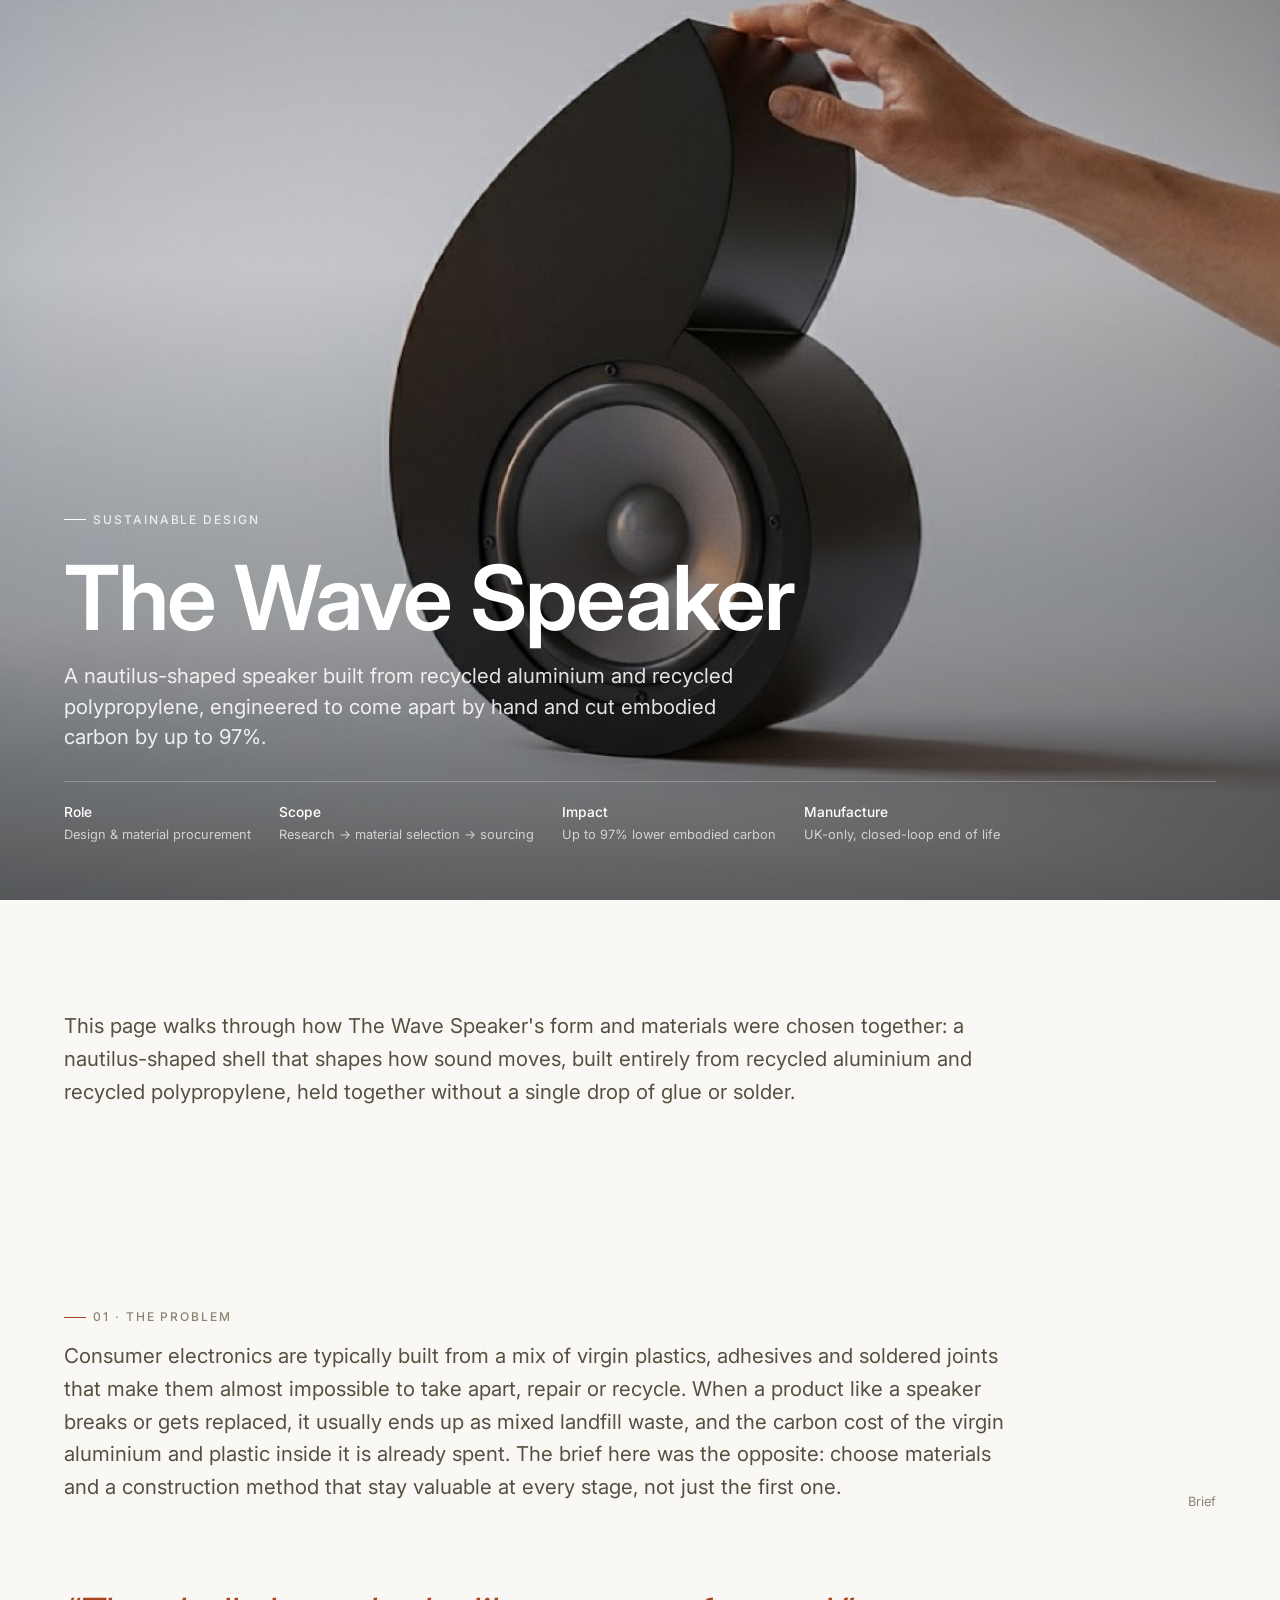
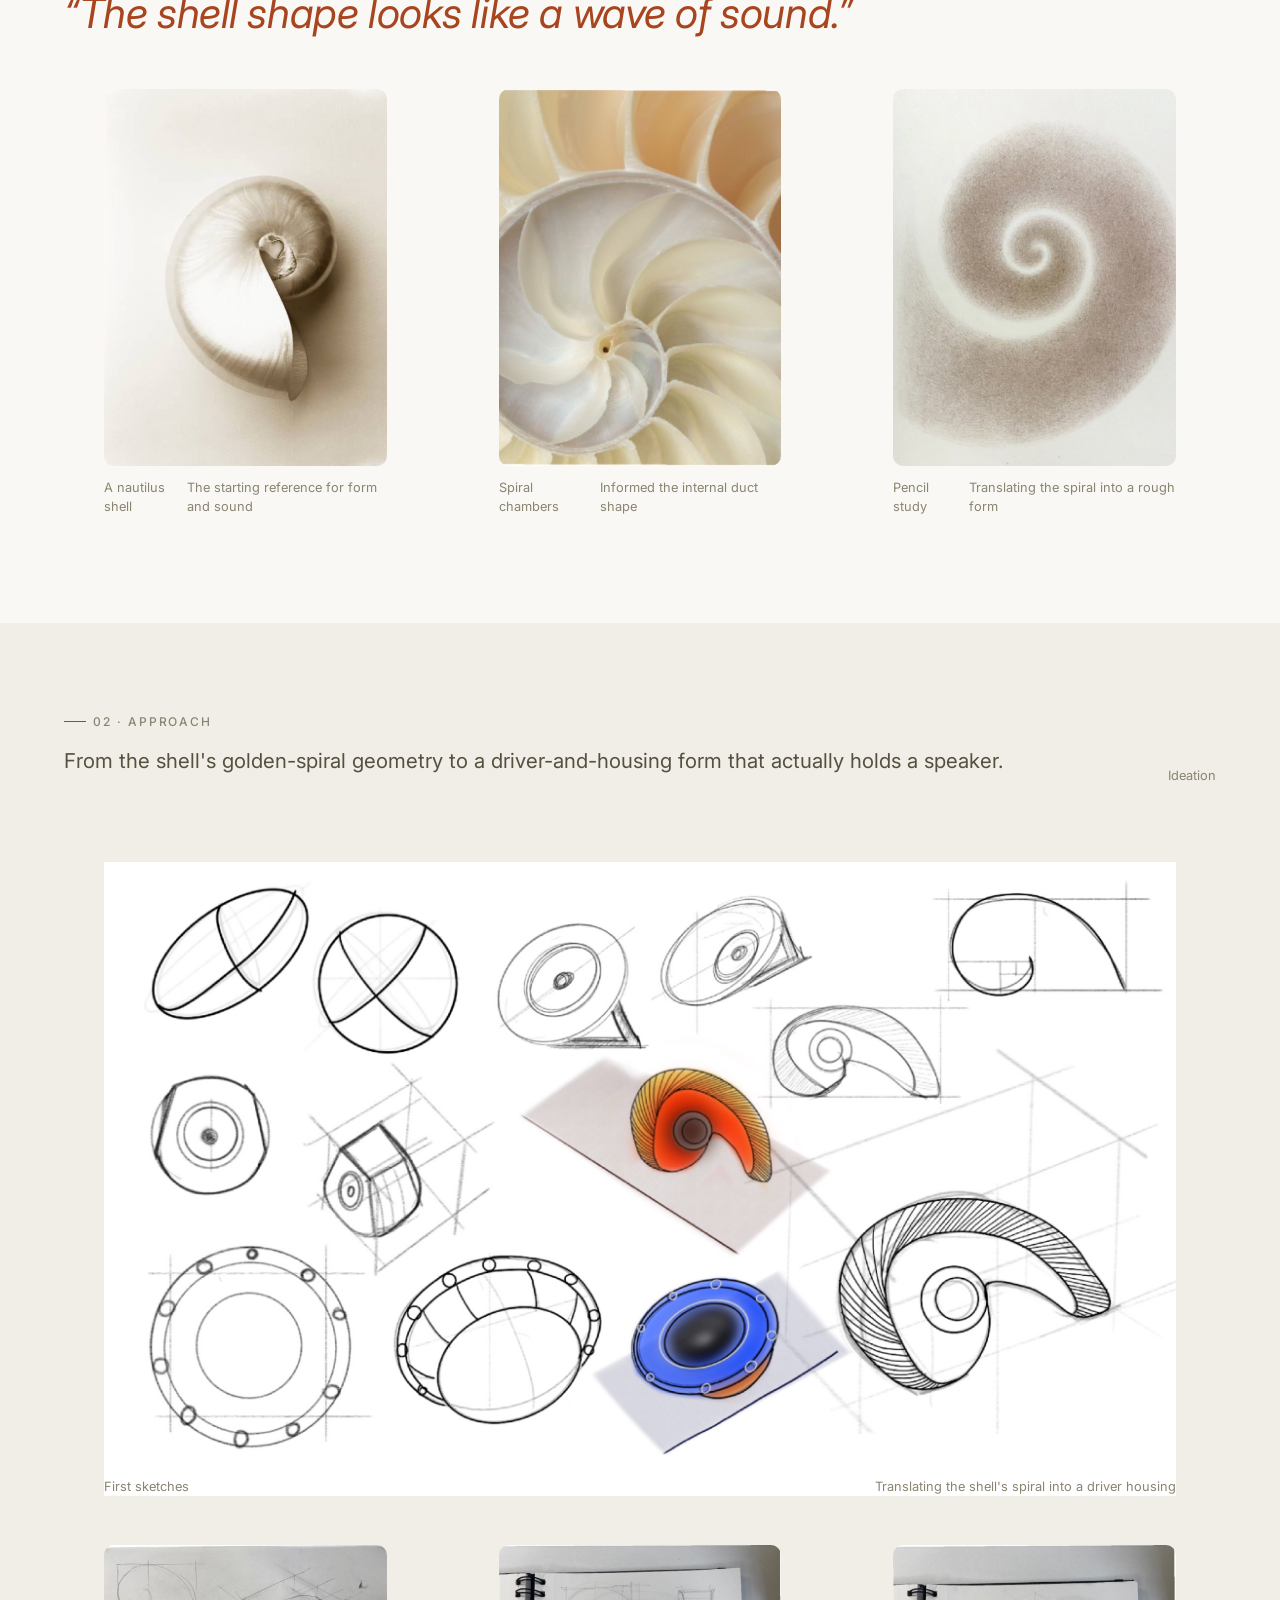
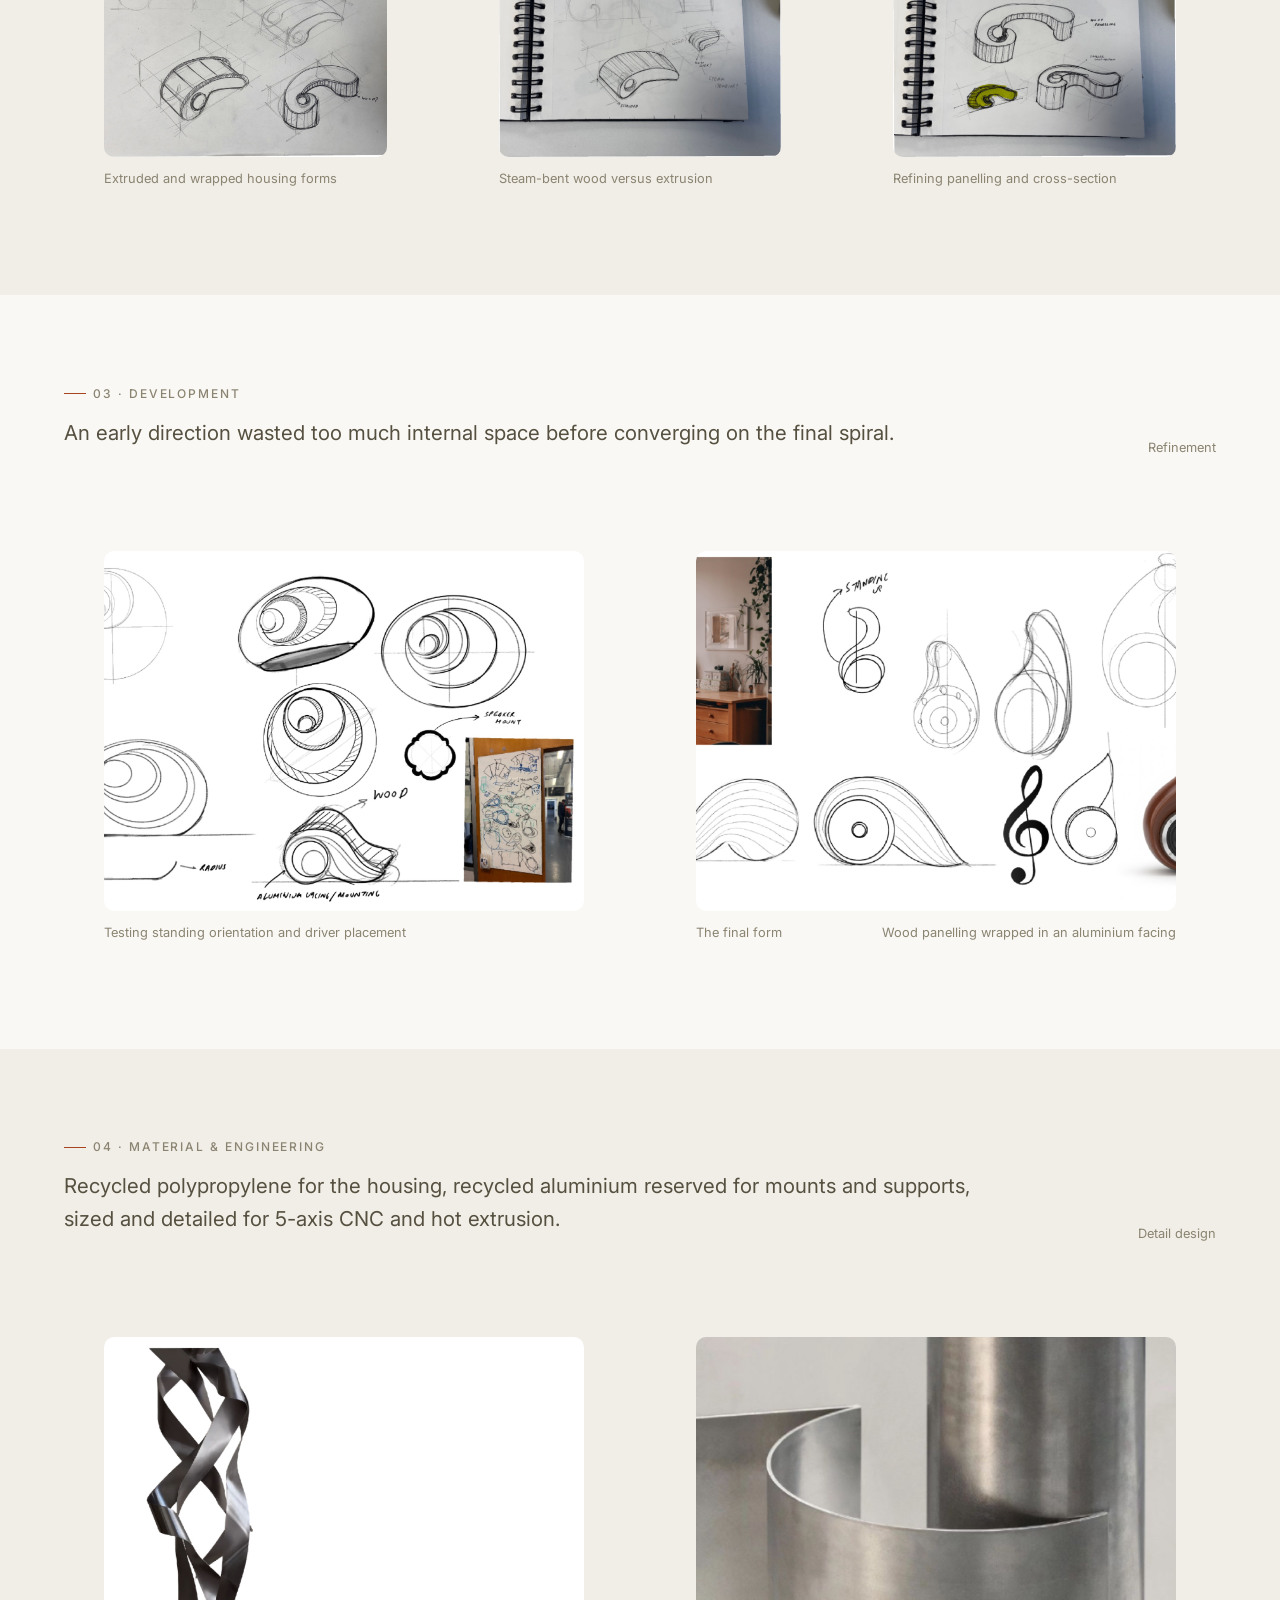
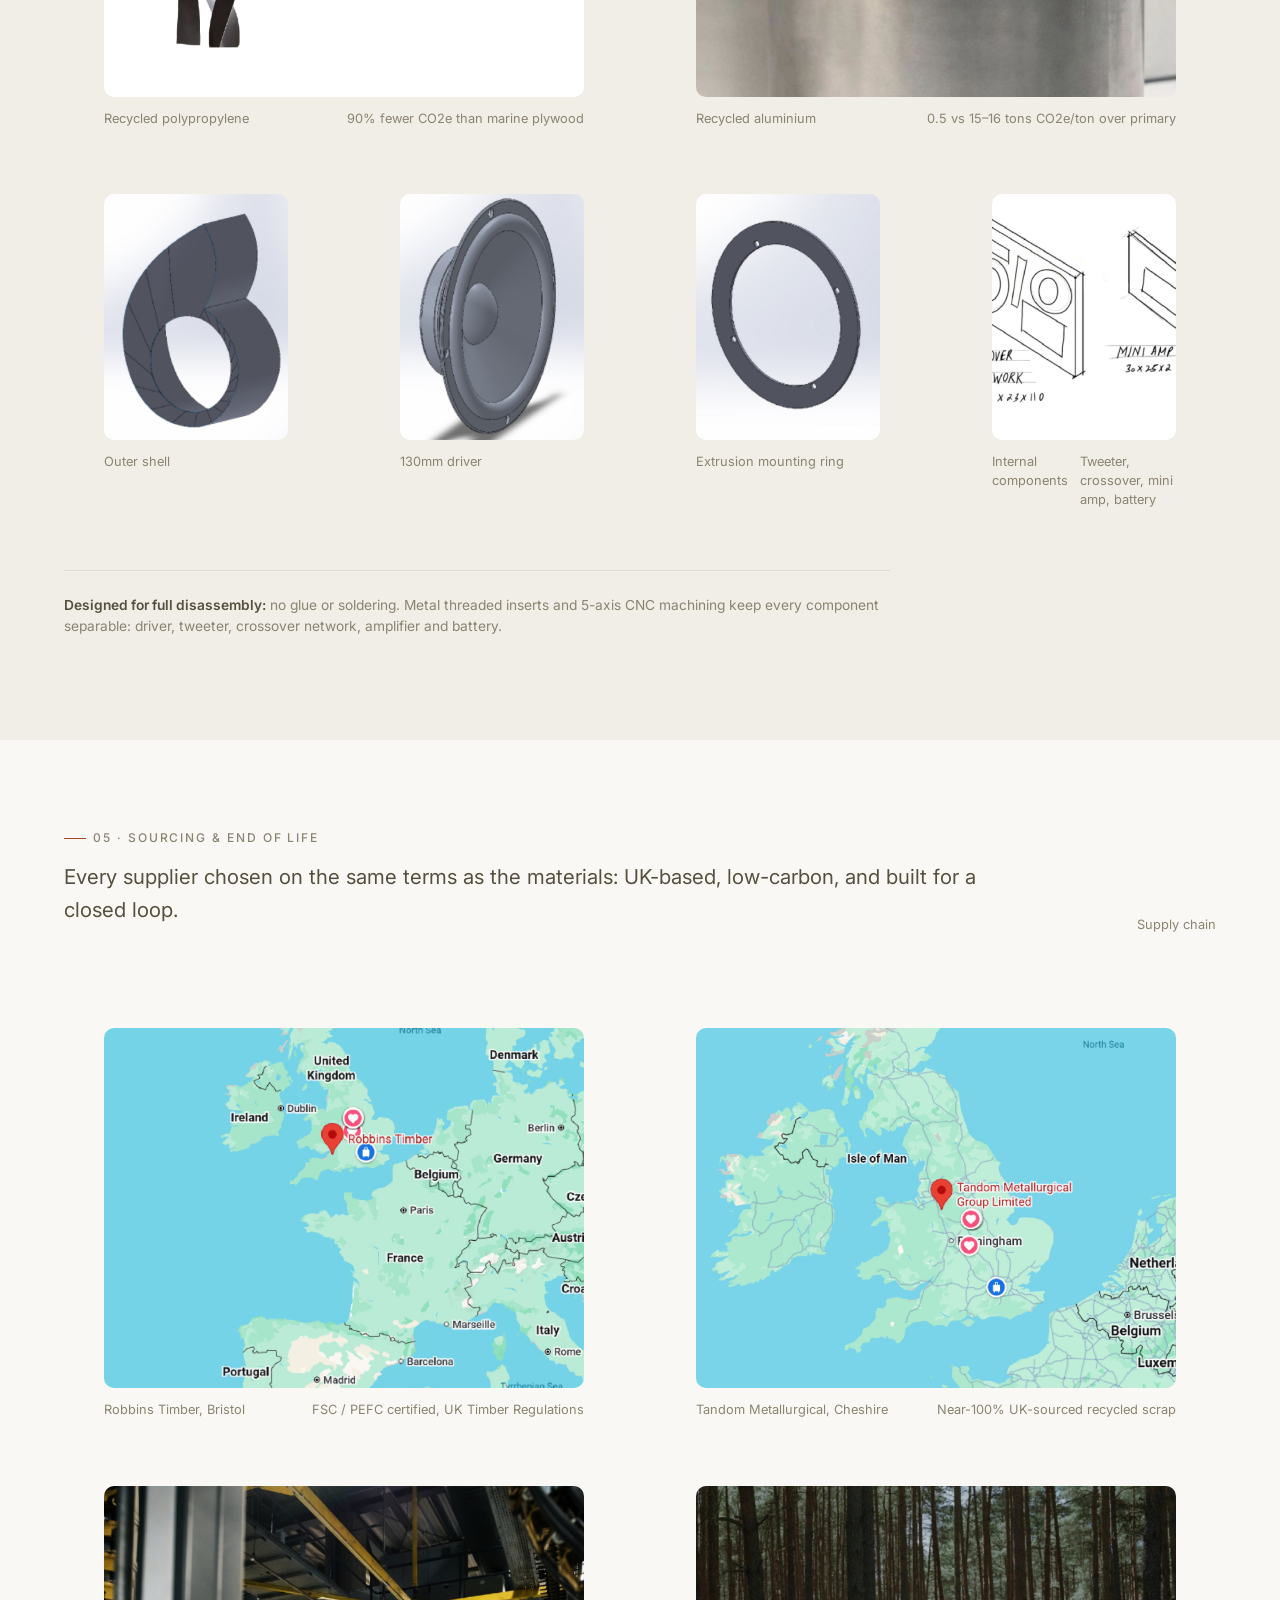
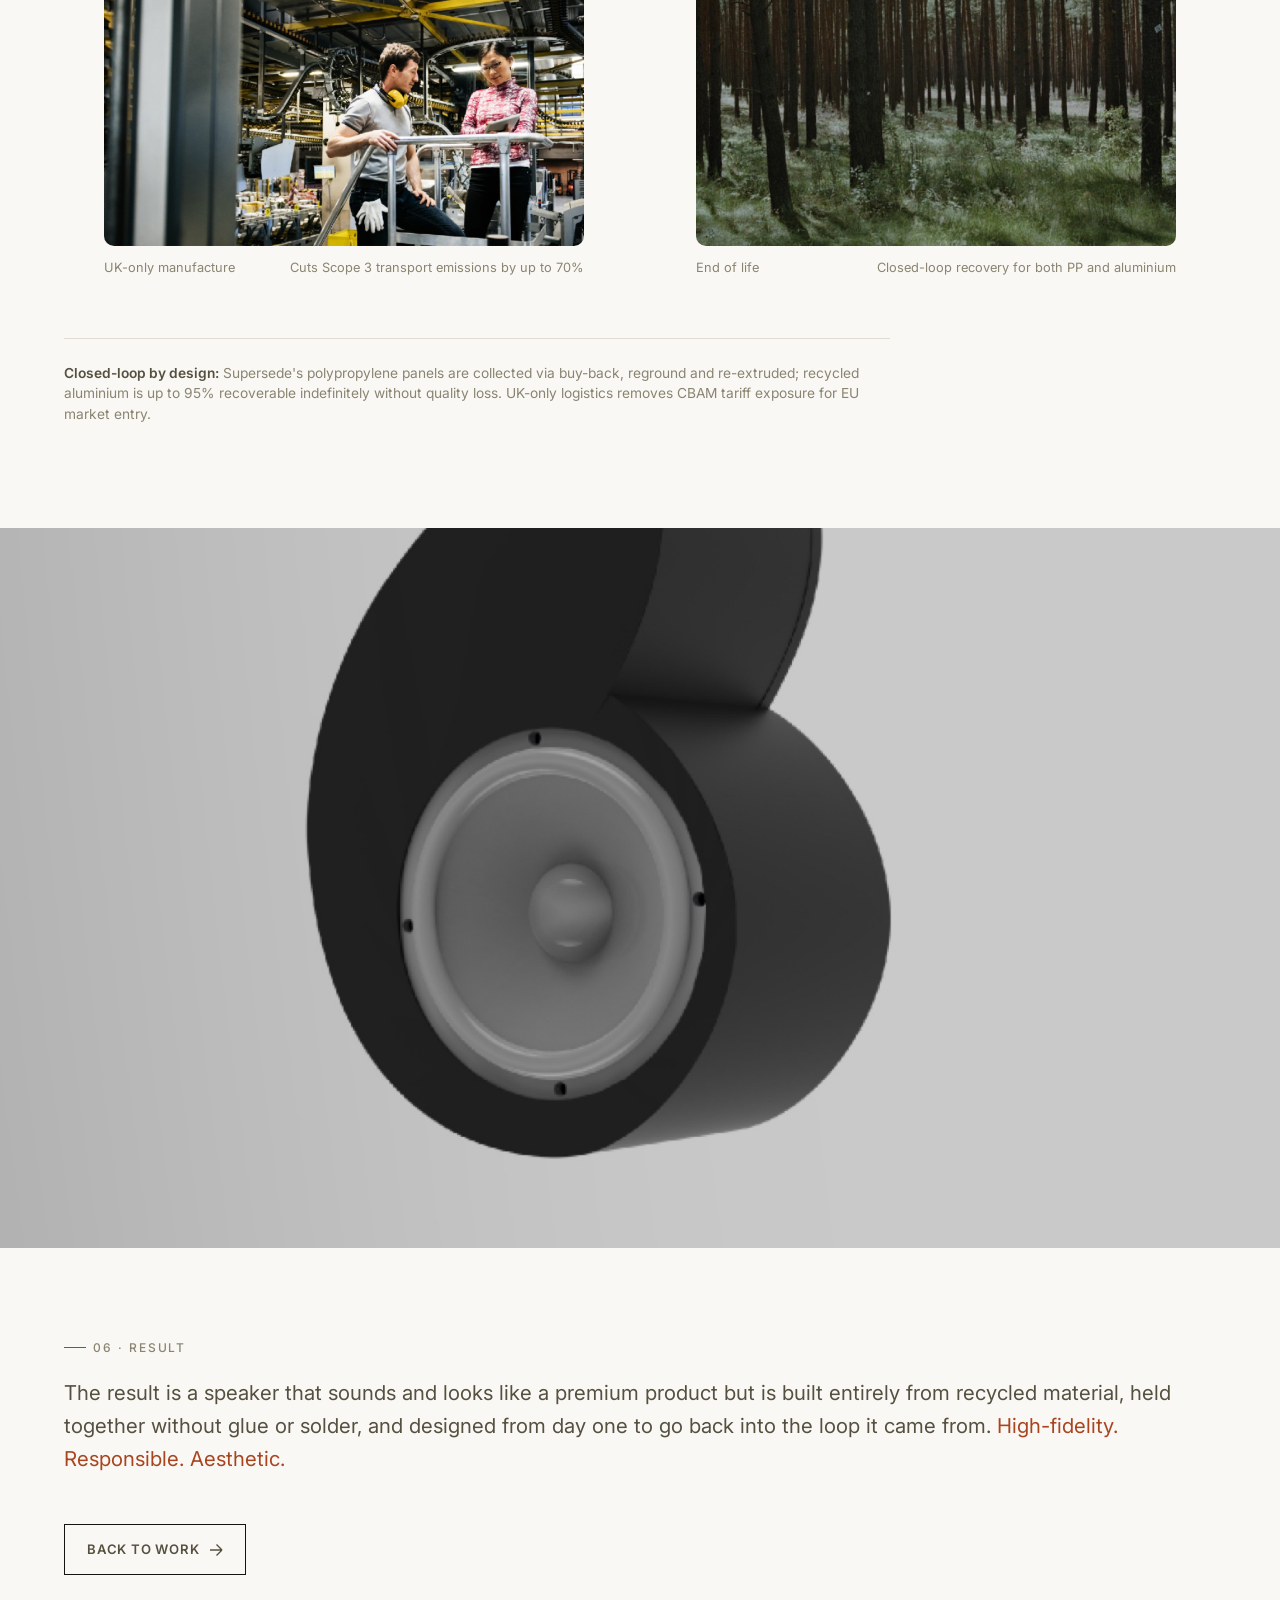
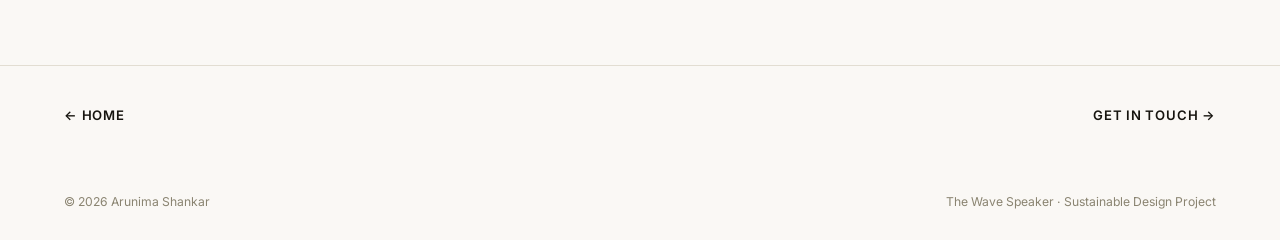
<file: work/wave-speaker.html>
<!doctype html>
<html lang="en">
<head>
<meta charset="UTF-8">
<meta name="viewport" content="width=device-width, initial-scale=1">
<script>document.documentElement.classList.add('js');</script>
<title>The Wave Speaker · Arunima Shankar</title>
<meta name="description" content="The Wave Speaker, a nautilus-shaped speaker built from recycled aluminium and recycled polypropylene, engineered to come apart by hand. Product design project by Arunima Shankar, covering the problem, research, development, materials and sourcing.">
<link rel="icon" type="image/svg+xml" href="../assets/favicon.svg">
<link rel="preconnect" href="https://fonts.googleapis.com">
<link rel="preconnect" href="https://fonts.gstatic.com" crossorigin>
<link href="https://fonts.googleapis.com/css2?family=Inter:wght@400;500;600;700&display=swap" rel="stylesheet">
<link rel="stylesheet" href="../assets/css/style.css">
</head>
<body>

<section class="hero">
  <img src="../assets/img/wave/hero/wave-hero-final.jpg" alt="The Wave Speaker, a nautilus-shell-shaped speaker, final render">
  <div class="hero-content">
    <p class="kicker">Sustainable Design</p>
    <h1 class="hero-title">The Wave Speaker</h1>
    <p class="hero-sub">A nautilus-shaped speaker built from recycled aluminium and recycled polypropylene, engineered to come apart by hand and cut embodied carbon by up to 97%.</p>
    <div class="hero-meta">
      <div><strong>Role</strong>Design &amp; material procurement</div>
      <div><strong>Scope</strong>Research → material selection → sourcing</div>
      <div><strong>Impact</strong>Up to 97% lower embodied carbon</div>
      <div><strong>Manufacture</strong>UK-only, closed-loop end of life</div>
    </div>
  </div>
</section>

<section class="section" id="overview">
  <div class="container">
    <p class="lede fade-in">This page walks through how The Wave Speaker's form and materials were chosen together: a nautilus-shaped shell that shapes how sound moves, built entirely from recycled aluminium and recycled polypropylene, held together without a single drop of glue or solder.</p>
  </div>
</section>

<!-- 01 THE PROBLEM -->
<section class="section" id="research">
  <div class="container">
    <div class="section-head fade-in">
      <div>
        <h2 class="kicker">01 · The Problem</h2>
        <p class="lede">Consumer electronics are typically built from a mix of virgin plastics, adhesives and soldered joints that make them almost impossible to take apart, repair or recycle. When a product like a speaker breaks or gets replaced, it usually ends up as mixed landfill waste, and the carbon cost of the virgin aluminium and plastic inside it is already spent. The brief here was the opposite: choose materials and a construction method that stay valuable at every stage, not just the first one.</p>
      </div>
      <p class="section-num">Brief</p>
    </div>

    <p class="quote fade-in" style="margin-bottom:32px;">&ldquo;The shell shape looks like a wave of sound.&rdquo;</p>

    <div class="grid grid-3 fade-in">
      <figure class="figure">
        <div class="frame r-3-4"><img src="../assets/img/wave/research/wave-research-shell-1.jpg" alt="Reference photograph of a nautilus shell, research material"></div>
        <figcaption><span>A nautilus shell</span><span>The starting reference for form and sound</span></figcaption>
      </figure>
      <figure class="figure">
        <div class="frame r-3-4" style="grid-row: span 1;"><img src="../assets/img/wave/research/wave-research-shell-2.jpg" alt="Close-up cross-section of a nautilus shell showing its spiral chambers" style="object-fit:cover;"></div>
        <figcaption><span>Spiral chambers</span><span>Informed the internal duct shape</span></figcaption>
      </figure>
      <figure class="figure">
        <div class="frame r-3-4"><img src="../assets/img/wave/research/wave-research-shell-sketch.jpg" alt="Pencil study of a spiral shell form"></div>
        <figcaption><span>Pencil study</span><span>Translating the spiral into a rough form</span></figcaption>
      </figure>
    </div>
  </div>
</section>

<!-- 02 APPROACH -->
<section class="section" id="sketches" style="background:var(--bg-alt);">
  <div class="container">
    <div class="section-head fade-in">
      <div>
        <h2 class="kicker">02 · Approach</h2>
        <p class="lede">From the shell's golden-spiral geometry to a driver-and-housing form that actually holds a speaker.</p>
      </div>
      <p class="section-num">Ideation</p>
    </div>

    <figure class="figure fade-in" style="margin-bottom:var(--gutter-s); background:#fff;">
      <div class="frame r-16-9" style="background:#fff;">
        <img src="../assets/img/wave/sketches/wave-sketch-initial.jpg" alt="Initial ideation sketches translating the shell spiral into speaker forms, with an early colour render">
      </div>
      <figcaption><span>First sketches</span><span>Translating the shell's spiral into a driver housing</span></figcaption>
    </figure>

    <div class="grid grid-3 fade-in">
      <figure class="figure">
        <div class="frame r-4-3" style="background:#f2f2f2;"><img src="../assets/img/wave/sketches/wave-sketch-book-1.jpg" alt="Sketchbook page exploring extruded and wrapped housing forms"></div>
        <figcaption><span>Extruded and wrapped housing forms</span></figcaption>
      </figure>
      <figure class="figure">
        <div class="frame r-4-3" style="background:#f2f2f2;"><img src="../assets/img/wave/sketches/wave-sketch-book-2.jpg" alt="Sketchbook page questioning steam bending versus extrusion for manufacture"></div>
        <figcaption><span>Steam-bent wood versus extrusion</span></figcaption>
      </figure>
      <figure class="figure">
        <div class="frame r-4-3" style="background:#f2f2f2;"><img src="../assets/img/wave/sketches/wave-sketch-book-3.jpg" alt="Sketchbook page refining wood panelling and cross-section proportions"></div>
        <figcaption><span>Refining panelling and cross-section</span></figcaption>
      </figure>
    </div>
  </div>
</section>

<!-- 03 DEVELOPMENT -->
<section class="section" id="development">
  <div class="container">
    <div class="section-head fade-in">
      <div>
        <h2 class="kicker">03 · Development</h2>
        <p class="lede">An early direction wasted too much internal space before converging on the final spiral.</p>
      </div>
      <p class="section-num">Refinement</p>
    </div>

    <div class="grid grid-2 fade-in">
      <figure class="figure">
        <div class="frame r-4-3" style="background:#fff;"><img src="../assets/img/wave/development/wave-dev-desk.jpg" alt="Design development sketches exploring standing orientation and driver placement"></div>
        <figcaption><span>Testing standing orientation and driver placement</span></figcaption>
      </figure>
      <figure class="figure">
        <div class="frame r-4-3" style="background:#fff;"><img src="../assets/img/wave/development/wave-dev-final-form.jpg" alt="Final form sketches labelled with wood panelling and aluminium facing"></div>
        <figcaption><span>The final form</span><span>Wood panelling wrapped in an aluminium facing</span></figcaption>
      </figure>
    </div>
  </div>
</section>

<!-- 04 MATERIALS & ENGINEERING -->
<section class="section" id="cad" style="background:var(--bg-alt);">
  <div class="container">
    <div class="section-head fade-in">
      <div>
        <h2 class="kicker">04 · Material &amp; Engineering</h2>
        <p class="lede">Recycled polypropylene for the housing, recycled aluminium reserved for mounts and supports, sized and detailed for 5-axis CNC and hot extrusion.</p>
      </div>
      <p class="section-num">Detail design</p>
    </div>

    <div class="grid grid-2 fade-in" style="margin-bottom: var(--gutter-s);">
      <figure class="figure">
        <div class="frame r-4-3" style="background:#fff;"><img src="../assets/img/wave/materials/wave-material-pp-board.jpg" alt="Recycled polypropylene honeycomb board, a lightweight alternative to marine plywood"></div>
        <figcaption><span>Recycled polypropylene</span><span>90% fewer CO2e than marine plywood</span></figcaption>
      </figure>
      <figure class="figure">
        <div class="frame r-4-3" style="background:#f0f0f0;"><img src="../assets/img/wave/materials/wave-material-aluminium.jpg" alt="Close-up of curved recycled aluminium sheet forming the housing"></div>
        <figcaption><span>Recycled aluminium</span><span>0.5 vs 15–16 tons CO2e/ton over primary</span></figcaption>
      </figure>
    </div>

    <div class="grid grid-4 fade-in">
      <figure class="figure">
        <div class="frame r-3-4" style="background:#f4f4f4;"><img src="../assets/img/wave/cad/wave-cad-shell.jpg" alt="CAD model of the outer housing shell"></div>
        <figcaption><span>Outer shell</span></figcaption>
      </figure>
      <figure class="figure">
        <div class="frame r-3-4" style="background:#f4f4f4;"><img src="../assets/img/wave/cad/wave-cad-driver.jpg" alt="CAD model of the 130mm speaker driver"></div>
        <figcaption><span>130mm driver</span></figcaption>
      </figure>
      <figure class="figure">
        <div class="frame r-3-4" style="background:#f4f4f4;"><img src="../assets/img/wave/cad/wave-cad-extrusion.jpg" alt="CAD model of the aluminium extrusion mounting ring"></div>
        <figcaption><span>Extrusion mounting ring</span></figcaption>
      </figure>
      <figure class="figure">
        <div class="frame r-3-4" style="background:#fff;"><img src="../assets/img/wave/cad/wave-cad-components.jpg" alt="Sketch of internal components: tweeter, crossover network, mini amp and lithium-ion battery"></div>
        <figcaption><span>Internal components</span><span>Tweeter, crossover, mini amp, battery</span></figcaption>
      </figure>
    </div>

    <p class="materials-line fade-in"><strong>Designed for full disassembly:</strong> no glue or soldering. Metal threaded inserts and 5-axis CNC machining keep every component separable: driver, tweeter, crossover network, amplifier and battery.</p>
  </div>
</section>

<!-- 05 SOURCING & END OF LIFE -->
<section class="section" id="sourcing">
  <div class="container">
    <div class="section-head fade-in">
      <div>
        <h2 class="kicker">05 · Sourcing &amp; End of Life</h2>
        <p class="lede">Every supplier chosen on the same terms as the materials: UK-based, low-carbon, and built for a closed loop.</p>
      </div>
      <p class="section-num">Supply chain</p>
    </div>

    <div class="grid grid-2 fade-in" style="margin-bottom:var(--gutter-s);">
      <figure class="figure">
        <div class="frame r-4-3"><img src="../assets/img/wave/sourcing/wave-sourcing-timber.jpg" alt="Map showing Robbins Timber, Bristol, FSC/PEFC certified timber supplier"></div>
        <figcaption><span>Robbins Timber, Bristol</span><span>FSC / PEFC certified, UK Timber Regulations</span></figcaption>
      </figure>
      <figure class="figure">
        <div class="frame r-4-3"><img src="../assets/img/wave/sourcing/wave-sourcing-aluminium.jpg" alt="Map showing Tandom Metallurgical Group, Winsford, recycled aluminium supplier"></div>
        <figcaption><span>Tandom Metallurgical, Cheshire</span><span>Near-100% UK-sourced recycled scrap</span></figcaption>
      </figure>
    </div>

    <div class="grid grid-2 fade-in">
      <figure class="figure">
        <div class="frame r-4-3"><img src="../assets/img/wave/sourcing/wave-sourcing-uk.jpg" alt="Manufacturing floor, representing UK-based production"></div>
        <figcaption><span>UK-only manufacture</span><span>Cuts Scope 3 transport emissions by up to 70%</span></figcaption>
      </figure>
      <figure class="figure">
        <div class="frame r-4-3"><img src="../assets/img/wave/sourcing/wave-sourcing-forest.jpg" alt="Managed forest, representing responsibly sourced timber and end-of-life material recovery"></div>
        <figcaption><span>End of life</span><span>Closed-loop recovery for both PP and aluminium</span></figcaption>
      </figure>
    </div>

    <p class="materials-line fade-in"><strong>Closed-loop by design:</strong> Supersede's polypropylene panels are collected via buy-back, reground and re-extruded; recycled aluminium is up to 95% recoverable indefinitely without quality loss. UK-only logistics removes CBAM tariff exposure for EU market entry.</p>
  </div>
</section>

<!-- 06 RESULT -->
<section class="section full-bleed fade-in" id="final" style="padding:0;">
  <div class="frame">
    <img src="../assets/img/wave/hero/wave-final-alt.jpg" alt="The Wave Speaker, final render, resting on its spiral form">
  </div>
</section>

<section class="section" id="closing">
  <div class="container">
    <div class="lede fade-in" style="max-width:56em;">
      <h2 class="kicker" style="margin-bottom:16px;">06 · Result</h2>
      <p>The result is a speaker that sounds and looks like a premium product but is built entirely from recycled material, held together without glue or solder, and designed from day one to go back into the loop it came from. <em style="color:var(--accent); font-style:normal;">High-fidelity. Responsible. Aesthetic.</em></p>
      <a class="btn" href="../index.html#work" style="margin-top:28px;">Back to Work
        <svg viewBox="0 0 14 14" fill="none"><path d="M1 7H13M13 7L7.5 1.5M13 7L7.5 12.5" stroke="currentColor" stroke-width="1.4"/></svg>
      </a>
    </div>
  </div>
</section>

<div class="project-nav">
  <a href="../index.html">← Home</a>
  <a href="../index.html#contact">Get in touch →</a>
</div>

<footer class="site-footer" style="background:transparent;color:var(--ink-mute);">
  <span>© 2026 Arunima Shankar</span>
  <span>The Wave Speaker · Sustainable Design Project</span>
</footer>

<script src="../assets/js/main.js"></script>
</body>
</html>
</file>
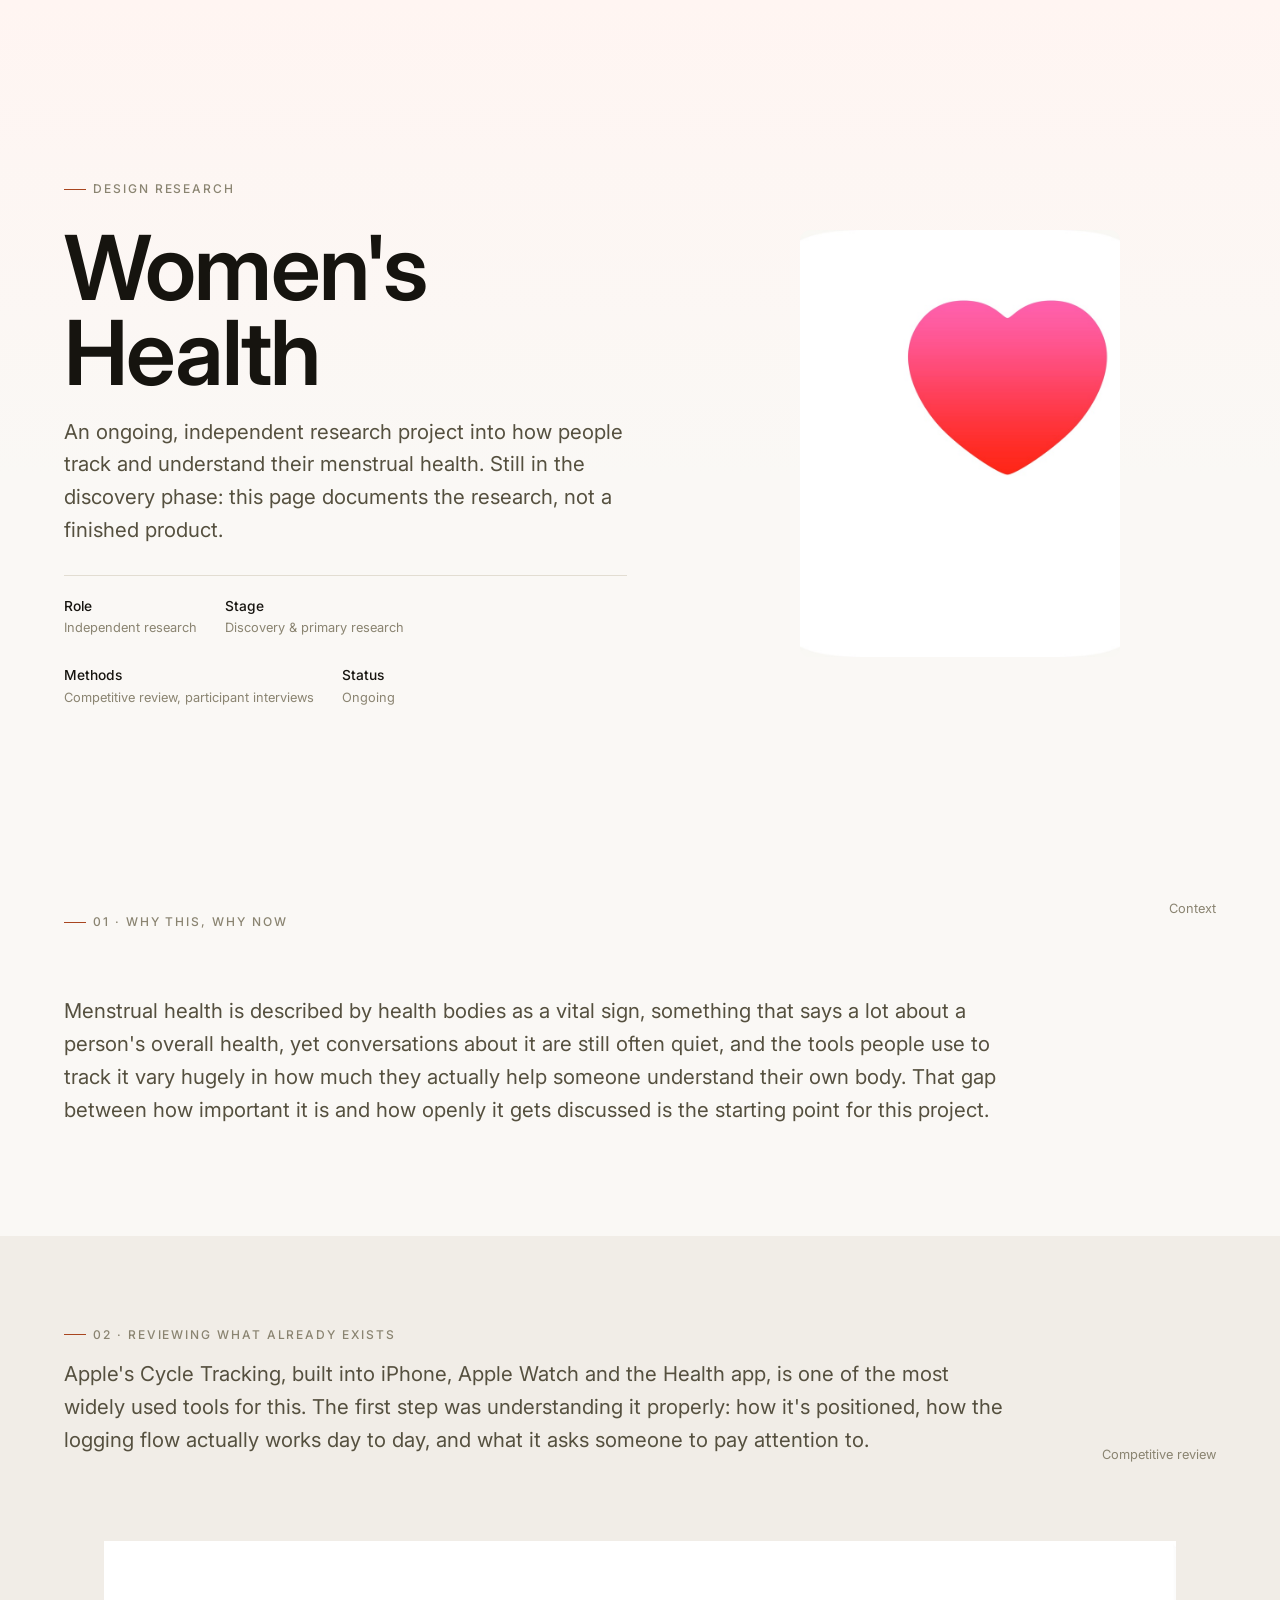
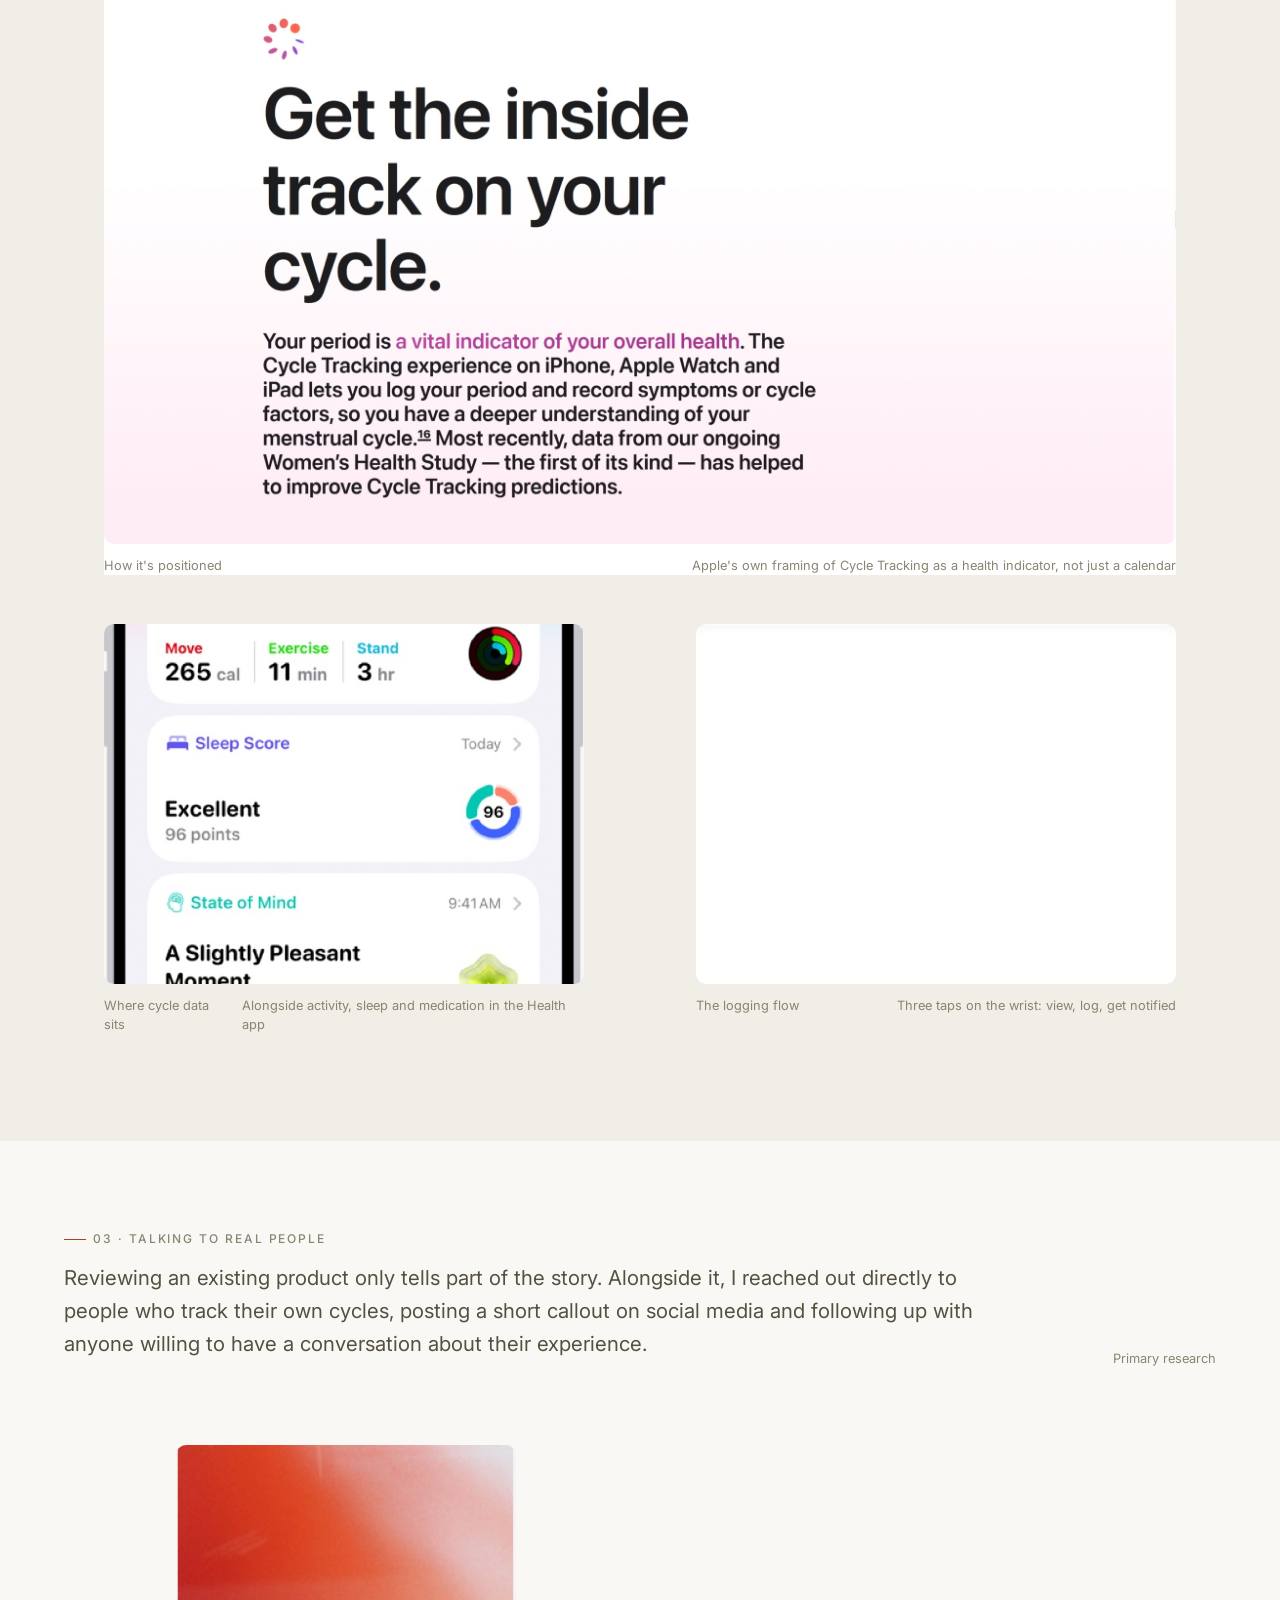
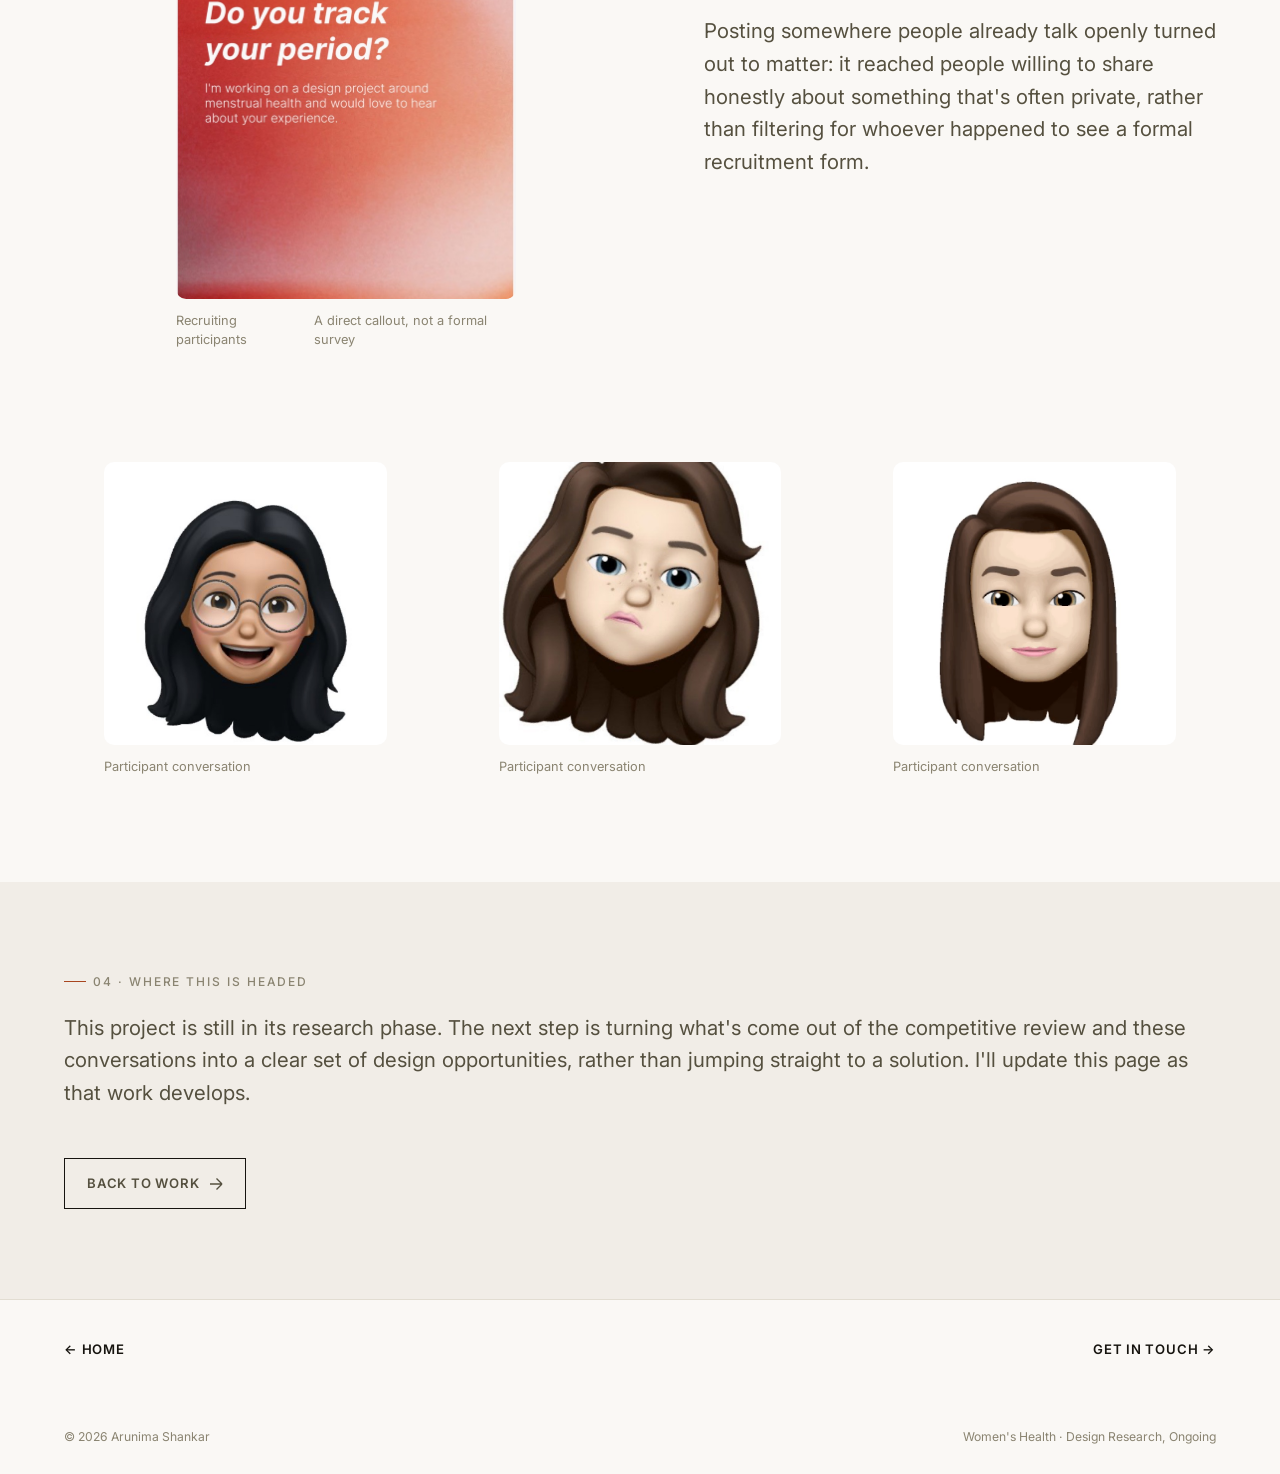
<file: work/womens-health.html>
<!doctype html>
<html lang="en">
<head>
<meta charset="UTF-8">
<meta name="viewport" content="width=device-width, initial-scale=1">
<script>document.documentElement.classList.add('js');</script>
<title>Women's Health · Arunima Shankar</title>
<meta name="description" content="Women's Health, an ongoing independent research project into how people track and understand their menstrual health. Design research by Arunima Shankar, covering competitive analysis and primary interviews, currently in the discovery phase.">
<link rel="icon" type="image/svg+xml" href="../assets/favicon.svg">
<link rel="preconnect" href="https://fonts.googleapis.com">
<link rel="preconnect" href="https://fonts.gstatic.com" crossorigin>
<link href="https://fonts.googleapis.com/css2?family=Inter:wght@400;500;600;700&display=swap" rel="stylesheet">
<link rel="stylesheet" href="../assets/css/style.css">
</head>
<body>

<section class="section" style="padding-top:clamp(120px,16vw,180px); background:linear-gradient(180deg, #fff5f2 0%, #faf8f5 60%);">
  <div class="container">
    <div class="research-split" style="align-items:center; margin-bottom:0;">
      <div>
        <p class="kicker">Design Research</p>
        <h1 style="font-size:var(--f-display); font-weight:600; letter-spacing:-0.02em; line-height:.95; margin:.3em 0 .2em;">Women's Health</h1>
        <p class="lede" style="margin-bottom:28px;">An ongoing, independent research project into how people track and understand their menstrual health. Still in the discovery phase: this page documents the research, not a finished product.</p>
        <div class="hero-meta" style="border-top:1px solid var(--line); padding-top:20px; margin-top:0;">
          <div style="color:var(--ink-mute);"><strong style="color:var(--ink);">Role</strong>Independent research</div>
          <div style="color:var(--ink-mute);"><strong style="color:var(--ink);">Stage</strong>Discovery &amp; primary research</div>
          <div style="color:var(--ink-mute);"><strong style="color:var(--ink);">Methods</strong>Competitive review, participant interviews</div>
          <div style="color:var(--ink-mute);"><strong style="color:var(--ink);">Status</strong>Ongoing</div>
        </div>
      </div>
      <div class="frame r-1-1" style="background:#fff; max-width:320px; margin:0 auto;">
        <img src="../assets/img/womenshealth/hero/wh-hero-icon.jpg" alt="A heart icon, the visual mark used across this research">
      </div>
    </div>
  </div>
</section>

<!-- 01 CONTEXT -->
<section class="section" id="context">
  <div class="container">
    <div class="section-head fade-in">
      <h2 class="kicker">01 · Why This, Why Now</h2>
      <p class="section-num">Context</p>
    </div>
    <p class="lede fade-in">Menstrual health is described by health bodies as a vital sign, something that says a lot about a person's overall health, yet conversations about it are still often quiet, and the tools people use to track it vary hugely in how much they actually help someone understand their own body. That gap between how important it is and how openly it gets discussed is the starting point for this project.</p>
  </div>
</section>

<!-- 02 EXISTING LANDSCAPE -->
<section class="section" id="research" style="background:var(--bg-alt);">
  <div class="container">
    <div class="section-head fade-in">
      <div>
        <h2 class="kicker">02 · Reviewing What Already Exists</h2>
        <p class="lede">Apple's Cycle Tracking, built into iPhone, Apple Watch and the Health app, is one of the most widely used tools for this. The first step was understanding it properly: how it's positioned, how the logging flow actually works day to day, and what it asks someone to pay attention to.</p>
      </div>
      <p class="section-num">Competitive review</p>
    </div>

    <figure class="figure fade-in" style="margin-bottom:var(--gutter-s); background:#fff;">
      <div class="frame r-16-9" style="background:#fff;">
        <img src="../assets/img/womenshealth/research/wh-research-quote.jpg" alt="Apple marketing copy: Get the inside track on your cycle, describing the Cycle Tracking feature on iPhone, Apple Watch and iPad">
      </div>
      <figcaption><span>How it's positioned</span><span>Apple's own framing of Cycle Tracking as a health indicator, not just a calendar</span></figcaption>
    </figure>

    <div class="grid grid-2 fade-in">
      <figure class="figure">
        <div class="frame r-4-3" style="background:#fff;"><img src="../assets/img/womenshealth/research/wh-research-summary.jpg" alt="Apple Health app Summary screen showing Activity, Sleep Score, State of Mind and Medications"></div>
        <figcaption><span>Where cycle data sits</span><span>Alongside activity, sleep and medication in the Health app</span></figcaption>
      </figure>
      <figure class="figure">
        <div class="frame r-4-3" style="background:#fff;"><img src="../assets/img/womenshealth/research/wh-research-watch-flow.jpg" alt="Apple Watch cycle tracking flow: viewing the cycle, logging flow level, and an upcoming period notification"></div>
        <figcaption><span>The logging flow</span><span>Three taps on the wrist: view, log, get notified</span></figcaption>
      </figure>
    </div>
  </div>
</section>

<!-- 03 PRIMARY RESEARCH -->
<section class="section" id="primary">
  <div class="container">
    <div class="section-head fade-in">
      <div>
        <h2 class="kicker">03 · Talking to Real People</h2>
        <p class="lede">Reviewing an existing product only tells part of the story. Alongside it, I reached out directly to people who track their own cycles, posting a short callout on social media and following up with anyone willing to have a conversation about their experience.</p>
      </div>
      <p class="section-num">Primary research</p>
    </div>

    <div class="research-split fade-in">
      <figure class="figure" style="width:70%; max-width:340px; margin:0 auto;">
        <div class="frame">
          <img src="../assets/img/womenshealth/primary/wh-primary-instagram.jpg" alt="Instagram story asking: Do you track your period? I'm working on a design project around menstrual health and would love to hear about your experience.">
        </div>
        <figcaption><span>Recruiting participants</span><span>A direct callout, not a formal survey</span></figcaption>
      </figure>
      <div>
        <p class="lede">Posting somewhere people already talk openly turned out to matter: it reached people willing to share honestly about something that's often private, rather than filtering for whoever happened to see a formal recruitment form.</p>
      </div>
    </div>

    <div class="grid grid-3 fade-in">
      <figure class="figure">
        <div class="frame r-1-1" style="background:#fff;"><img src="../assets/img/womenshealth/primary/wh-primary-participant-1.jpg" alt="Avatar representing one of the research participants"></div>
        <figcaption><span>Participant conversation</span></figcaption>
      </figure>
      <figure class="figure">
        <div class="frame r-1-1" style="background:#fff;"><img src="../assets/img/womenshealth/primary/wh-primary-participant-2.jpg" alt="Avatar representing one of the research participants"></div>
        <figcaption><span>Participant conversation</span></figcaption>
      </figure>
      <figure class="figure">
        <div class="frame r-1-1" style="background:#fff;"><img src="../assets/img/womenshealth/primary/wh-primary-participant-3.jpg" alt="Avatar representing one of the research participants"></div>
        <figcaption><span>Participant conversation</span></figcaption>
      </figure>
    </div>
  </div>
</section>

<!-- 04 STATUS -->
<section class="section" id="closing" style="background:var(--bg-alt);">
  <div class="container">
    <div class="lede fade-in" style="max-width:56em;">
      <h2 class="kicker" style="margin-bottom:16px;">04 · Where This Is Headed</h2>
      <p>This project is still in its research phase. The next step is turning what's come out of the competitive review and these conversations into a clear set of design opportunities, rather than jumping straight to a solution. I'll update this page as that work develops.</p>
      <a class="btn" href="../index.html#work" style="margin-top:28px;">Back to Work
        <svg viewBox="0 0 14 14" fill="none"><path d="M1 7H13M13 7L7.5 1.5M13 7L7.5 12.5" stroke="currentColor" stroke-width="1.4"/></svg>
      </a>
    </div>
  </div>
</section>

<div class="project-nav">
  <a href="../index.html">← Home</a>
  <a href="../index.html#contact">Get in touch →</a>
</div>

<footer class="site-footer" style="background:transparent;color:var(--ink-mute);">
  <span>© 2026 Arunima Shankar</span>
  <span>Women's Health · Design Research, Ongoing</span>
</footer>

<script src="../assets/js/main.js"></script>
</body>
</html>
</file>
<file: assets/css/style.css>
/* ==========================================================================
   Arunima Shankar · Industrial Design Portfolio
   Restrained type system, image-led layout.
   ========================================================================== */

:root{
  --bg:        #faf8f5;
  --bg-alt:    #f1ede7;
  --ink:       #16140f;
  --ink-soft:  #55503f;
  --ink-mute:  #8a8471;
  --line:      #e2ddd2;
  --accent:    #a8451f;
  --white:     #ffffff;
  --black:     #0c0b09;

  --max: 1400px;
  --gutter: clamp(20px, 5vw, 64px);
  --gutter-s: clamp(16px, 3vw, 32px);

  --f-display: clamp(2.6rem, 7vw, 6.4rem);
  --f-h1:      clamp(2.1rem, 5vw, 3.6rem);
  --f-h2:      clamp(1.5rem, 3vw, 2.2rem);
  --f-body:    1.0625rem;

  --ease: cubic-bezier(.16,.84,.44,1);
}

*, *::before, *::after{ box-sizing: border-box; }
html{ scroll-behavior: smooth; }

body{
  margin: 0;
  background: var(--bg);
  color: var(--ink);
  font-family: 'Inter', -apple-system, BlinkMacSystemFont, "Segoe UI", Helvetica, Arial, sans-serif;
  font-size: var(--f-body);
  line-height: 1.5;
  -webkit-font-smoothing: antialiased;
  overflow-x: hidden;
}

img{ display:block; max-width:100%; }

a{ color: inherit; text-decoration: none; }

::selection{ background: var(--accent); color: var(--white); }

.container{
  max-width: var(--max);
  margin: 0 auto;
  padding: 0 var(--gutter);
}

/* ---------- type helpers ---------- */
.kicker{
  display:flex;
  align-items:center;
  gap: .6em;
  font-size: .75rem;
  letter-spacing: .16em;
  text-transform: uppercase;
  color: var(--ink-mute);
  font-weight: 500;
  margin: 0;
}
.kicker::before{
  content:"";
  width: 22px; height: 1px;
  background: var(--accent);
  display:inline-block;
}
.quote{
  font-style: italic;
  font-weight: 400;
  color: var(--accent);
  font-size: clamp(1.6rem, 3.4vw, 2.6rem);
  line-height: 1.25;
  letter-spacing: -0.01em;
}
.lede{
  font-size: clamp(1.05rem, 1.6vw, 1.3rem);
  color: var(--ink-soft);
  line-height: 1.6;
  max-width: 46em;
}
.eyebrow-caption{
  font-size: .78rem;
  color: var(--ink-mute);
  letter-spacing: .02em;
}

/* ---------- hero ---------- */
.hero{
  position:relative;
  height: 100svh;
  min-height: 560px;
  width:100%;
  overflow:hidden;
}
.hero img{
  position:absolute; inset:0;
  width:100%; height:100%;
  object-fit: cover;
  object-position: center;
}
.hero::after{
  content:"";
  position:absolute; inset:0;
  background: linear-gradient(180deg, rgba(0,0,0,.05) 0%, rgba(0,0,0,0) 30%, rgba(0,0,0,.55) 100%);
}
.hero-content{
  position:absolute;
  left: var(--gutter); right: var(--gutter); bottom: clamp(28px,5vw,56px);
  z-index: 2;
  color: #fff;
}
.hero-content .kicker{ color: rgba(255,255,255,.8); }
.hero-content .kicker::before{ background: #fff; }
.hero-title{
  font-size: var(--f-display);
  font-weight: 600;
  letter-spacing: -0.02em;
  line-height: .95;
  margin: .3em 0 .2em;
}
.hero-sub{
  font-size: clamp(1rem, 1.6vw, 1.35rem);
  font-weight: 400;
  color: rgba(255,255,255,.88);
  max-width: 34em;
}
.hero-meta{
  display:flex; flex-wrap:wrap; gap: 28px;
  margin-top: 28px;
  padding-top: 20px;
  border-top: 1px solid rgba(255,255,255,.25);
}
.hero-meta div{ font-size:.8rem; color: rgba(255,255,255,.7); }
.hero-meta strong{ display:block; color:#fff; font-weight:500; font-size:.86rem; margin-bottom:2px; }
.scroll-cue{
  position:absolute; right: var(--gutter); top: 50%;
  writing-mode: vertical-rl;
  color: rgba(255,255,255,.7);
  font-size: .72rem; letter-spacing:.2em; text-transform:uppercase;
  display:flex; align-items:center; gap:10px;
}
.scroll-cue::after{ content:""; width:1px; height:46px; background:rgba(255,255,255,.5); }

/* ---------- cover / landing ---------- */
.cover{
  height: 100svh;
  min-height: 520px;
  display: flex;
  flex-direction: column;
  align-items: center;
  justify-content: center;
  text-align: center;
  background: var(--bg);
  position: relative;
}
.cover-kicker{ justify-content: center; margin-bottom: 6px; }
.cover-name{
  font-size: clamp(3rem, 11vw, 8.5rem);
  font-weight: 600;
  letter-spacing: -0.03em;
  line-height: .95;
  margin: .15em 0 .18em;
}
.cover-role{
  font-size: clamp(1rem, 2vw, 1.4rem);
  color: var(--ink-soft);
  letter-spacing: .01em;
}
.cover-scroll{
  right: auto;
  left: 50%;
  top: auto;
  bottom: clamp(28px,5vw,56px);
  transform: translateX(-50%);
  writing-mode: horizontal-tb;
  flex-direction: column;
  color: var(--ink-mute);
}
.cover-scroll::after{ background: var(--ink-mute); }

/* ---------- sections ---------- */
section{ position:relative; }
.section{
  padding: clamp(56px,7vw,104px) 0;
}
.section-head{
  display:flex;
  justify-content:space-between;
  align-items:flex-end;
  gap: 40px;
  margin-bottom: clamp(32px,5vw,64px);
}
.section-head .lede{ margin-top:14px; }
.section-num{
  font-size: .8rem;
  color: var(--ink-mute);
  white-space: nowrap;
}

/* ---------- image grids ---------- */
.frame{
  position:relative;
  overflow:hidden;
  background: var(--black);
  border-radius: 10px;
}
.frame img{
  width:100%; height:100%;
  object-fit: cover;
  transition: transform .8s var(--ease);
}
.frame.contain img{ object-fit: contain; }
.r-16-9{ aspect-ratio: 16/9; }
.r-3-4{ aspect-ratio: 3/4; }
.r-1-1{ aspect-ratio: 1/1; }
.r-4-3{ aspect-ratio: 4/3; }

.figure figcaption{
  margin-top: 12px;
  font-size: .8rem;
  color: var(--ink-mute);
  display:flex;
  justify-content:space-between;
  gap: 12px;
}

.full-bleed{ width:100%; }
.full-bleed .frame{ aspect-ratio: 16/9; border-radius:0; }

.grid{ display:grid; gap: var(--gutter-s); }
.grid-2{ grid-template-columns: repeat(2,1fr); }
.grid-3{ grid-template-columns: repeat(3,1fr); }
.grid-4{ grid-template-columns: repeat(4,1fr); }
.grid-5{ grid-template-columns: repeat(5,1fr); }

.span-2{ grid-column: span 2; }

/* ---------- research ---------- */
.research-split{
  display:grid;
  grid-template-columns: 1.1fr 1fr;
  gap: clamp(32px,6vw,80px);
  align-items:center;
  margin-bottom: clamp(48px,8vw,96px);
}
.research-split .frame{ aspect-ratio: 3/4; }
.problem-row{
  display:flex;
  flex-wrap:wrap;
  gap: clamp(24px,5vw,10px);
  justify-content:space-between;
  padding: 40px 0;
  border-top: 1px solid var(--line);
  border-bottom: 1px solid var(--line);
  margin-bottom: clamp(48px,8vw,96px);
}
.problem-row .item{ flex:1; min-width: 200px; }
.problem-row h4{
  font-size: clamp(1.3rem,2.6vw,1.9rem);
  font-weight: 500;
  margin: 0 0 6px;
  letter-spacing: -0.01em;
}
.problem-row p{ margin:0; color:var(--ink-mute); font-size:.88rem; max-width: 26em; }

/* ---------- work gallery (home) ---------- */
.btn{
  display:inline-flex;
  align-items:center;
  gap: 10px;
  font-size: .82rem;
  letter-spacing: .06em;
  text-transform: uppercase;
  font-weight: 600;
  padding: 14px 22px;
  border: 1px solid var(--ink);
  transition: background .25s var(--ease), color .25s var(--ease);
}
.btn:hover{ background: var(--ink); color: var(--bg); }
.btn svg{ width:14px; height:14px; transition: transform .25s var(--ease); }
.btn:hover svg{ transform: translateX(4px); }

.gallery-grid{
  display:grid;
  grid-template-columns: repeat(3, 1fr);
  gap: clamp(24px,3vw,40px);
}
.gallery-card{ display:block; }
.gallery-card .frame{ aspect-ratio: 4/3; margin-bottom: 20px; }
.gallery-card .frame img{ transition: transform .6s var(--ease); }
.gallery-card:hover .frame img{ transform: scale(1.05); }
.gallery-card .tag{
  display:inline-block;
  font-size: .7rem;
  letter-spacing: .1em;
  text-transform: uppercase;
  color: var(--accent);
  margin-bottom: 8px;
}
.gallery-card h3{
  font-size: clamp(1.3rem,2vw,1.6rem);
  margin: 0 0 8px;
  font-weight: 600;
  letter-spacing: -0.01em;
}
.gallery-card p{
  color: var(--ink-mute);
  margin: 0;
  font-size: .9rem;
  line-height: 1.5;
}

/* ---------- about / footer ---------- */
.about{
  background: var(--ink);
  color: var(--bg);
  padding: clamp(64px,10vw,140px) 0;
}
.about .kicker{ color: rgba(255,255,255,.55); }
.about .kicker::before{ background: var(--accent); }
.about-grid{
  display:grid;
  grid-template-columns: 1.2fr .8fr;
  gap: clamp(32px,6vw,80px);
  margin-top: 32px;
}
.about h2{
  font-size: clamp(1.7rem,3.4vw,2.6rem);
  font-weight: 500;
  line-height: 1.35;
  letter-spacing: -0.01em;
  margin: 0;
  color: #fff;
}
.about h2 em{ color: var(--accent); font-style: normal; }
.awards{ list-style:none; margin:0; padding:0; }
.awards li{
  padding: 16px 0;
  border-top: 1px solid rgba(255,255,255,.14);
  display:flex; justify-content:space-between; gap: 16px;
}
.awards li:last-child{ border-bottom: 1px solid rgba(255,255,255,.14); }
.awards .award-title{ font-weight:500; color:#fff; font-size: .95rem; }
.awards .award-sub{ color: rgba(255,255,255,.55); font-size: .82rem; margin-top:4px; }
.awards .award-year{ font-size:.78rem; color: rgba(255,255,255,.45); white-space:nowrap; }

.contact-row{
  display:flex; flex-wrap:wrap; gap: 40px;
  margin-top: 56px;
  padding-top: 32px;
  border-top: 1px solid rgba(255,255,255,.14);
}
.contact-row a{
  font-size: clamp(1.1rem,2vw,1.4rem);
  font-weight: 500;
  border-bottom: 1px solid rgba(255,255,255,.3);
  padding-bottom: 4px;
  transition: border-color .25s var(--ease), color .25s var(--ease);
}
.contact-row a:hover{ border-color: var(--accent); color: var(--accent); }

.site-footer{
  padding: 28px var(--gutter);
  display:flex; justify-content:space-between;
  font-size: .76rem;
  color: rgba(255,255,255,.4);
  background: var(--ink);
}

/* ---------- project footer nav ---------- */
.project-nav{
  display:flex; justify-content:space-between; align-items:center;
  padding: 40px var(--gutter);
  border-top: 1px solid var(--line);
}
.project-nav a{
  font-size: .82rem;
  letter-spacing: .06em;
  text-transform: uppercase;
  font-weight: 600;
}

/* ---------- misc ---------- */
.materials-line{
  margin-top: clamp(28px,4vw,44px);
  padding-top: 24px;
  border-top: 1px solid var(--line);
  font-size: .86rem;
  color: var(--ink-mute);
  max-width: 60em;
}
.materials-line strong{ color: var(--ink-soft); font-weight:600; }

.js .fade-in{
  opacity:0; transform: translateY(24px);
  transition: opacity .8s var(--ease), transform .8s var(--ease);
}
.js .fade-in.is-visible{ opacity:1; transform:none; }

/* ---------- lightbox ---------- */
div.frame{ cursor: zoom-in; }
.lightbox-overlay{
  position: fixed; inset: 0; z-index: 300;
  background: rgba(12,11,9,.94);
  display:flex; align-items:center; justify-content:center;
  padding: clamp(20px,6vw,72px);
  opacity: 0; visibility: hidden;
  transition: opacity .25s ease;
}
.lightbox-overlay.is-open{ opacity:1; visibility:visible; }
.lightbox-overlay img{
  max-width:100%; max-height:100%;
  width:auto; height:auto;
  object-fit: contain;
  box-shadow: 0 30px 80px rgba(0,0,0,.5);
  cursor: default;
}
.lightbox-close{
  position: absolute; top: 22px; right: var(--gutter);
  color:#fff; background:none;
  border:1px solid rgba(255,255,255,.4);
  font-size:.72rem; letter-spacing:.12em; text-transform:uppercase;
  padding: 10px 18px; cursor:pointer;
}
.lightbox-close:hover{ background: rgba(255,255,255,.1); }

/* ---------- experience list ---------- */
.experience{ list-style:none; margin:0; padding:0; }
.experience li{
  padding: 16px 0;
  border-top: 1px solid rgba(255,255,255,.14);
  display:flex; justify-content:space-between; gap: 16px;
}
.experience li:last-child{ border-bottom: 1px solid rgba(255,255,255,.14); }
.experience .award-title{ font-weight:500; color:#fff; font-size: .95rem; }
.experience .award-sub{ color: rgba(255,255,255,.55); font-size: .82rem; margin-top:4px; }
.experience .award-year{ font-size:.78rem; color: rgba(255,255,255,.45); white-space:nowrap; }
.about-grid .eyebrow-label{
  font-size:.78rem; letter-spacing:.12em; text-transform:uppercase;
  color: rgba(255,255,255,.4); margin: 0 0 16px;
}

/* ---------- responsive ---------- */
@media (max-width: 900px){
  .research-split,
  .about-grid{ grid-template-columns: 1fr; }
  .gallery-grid{ grid-template-columns: repeat(2,1fr); }
  .grid-3, .grid-4, .grid-5{ grid-template-columns: repeat(2,1fr); }
  .span-2{ grid-column: span 2; }
  .problem-row{ flex-direction: column; gap: 24px; }
  .hero-meta{ gap: 18px; }
  .contact-row{ flex-direction:column; gap: 18px; }
}

@media (max-width: 560px){
  .gallery-grid{ grid-template-columns: 1fr; }
  .grid-3, .grid-4, .grid-5{ grid-template-columns: 1fr; }
  .span-2{ grid-column: span 1; }
  .site-footer{ flex-direction:column; gap:8px; }
}
</file>
